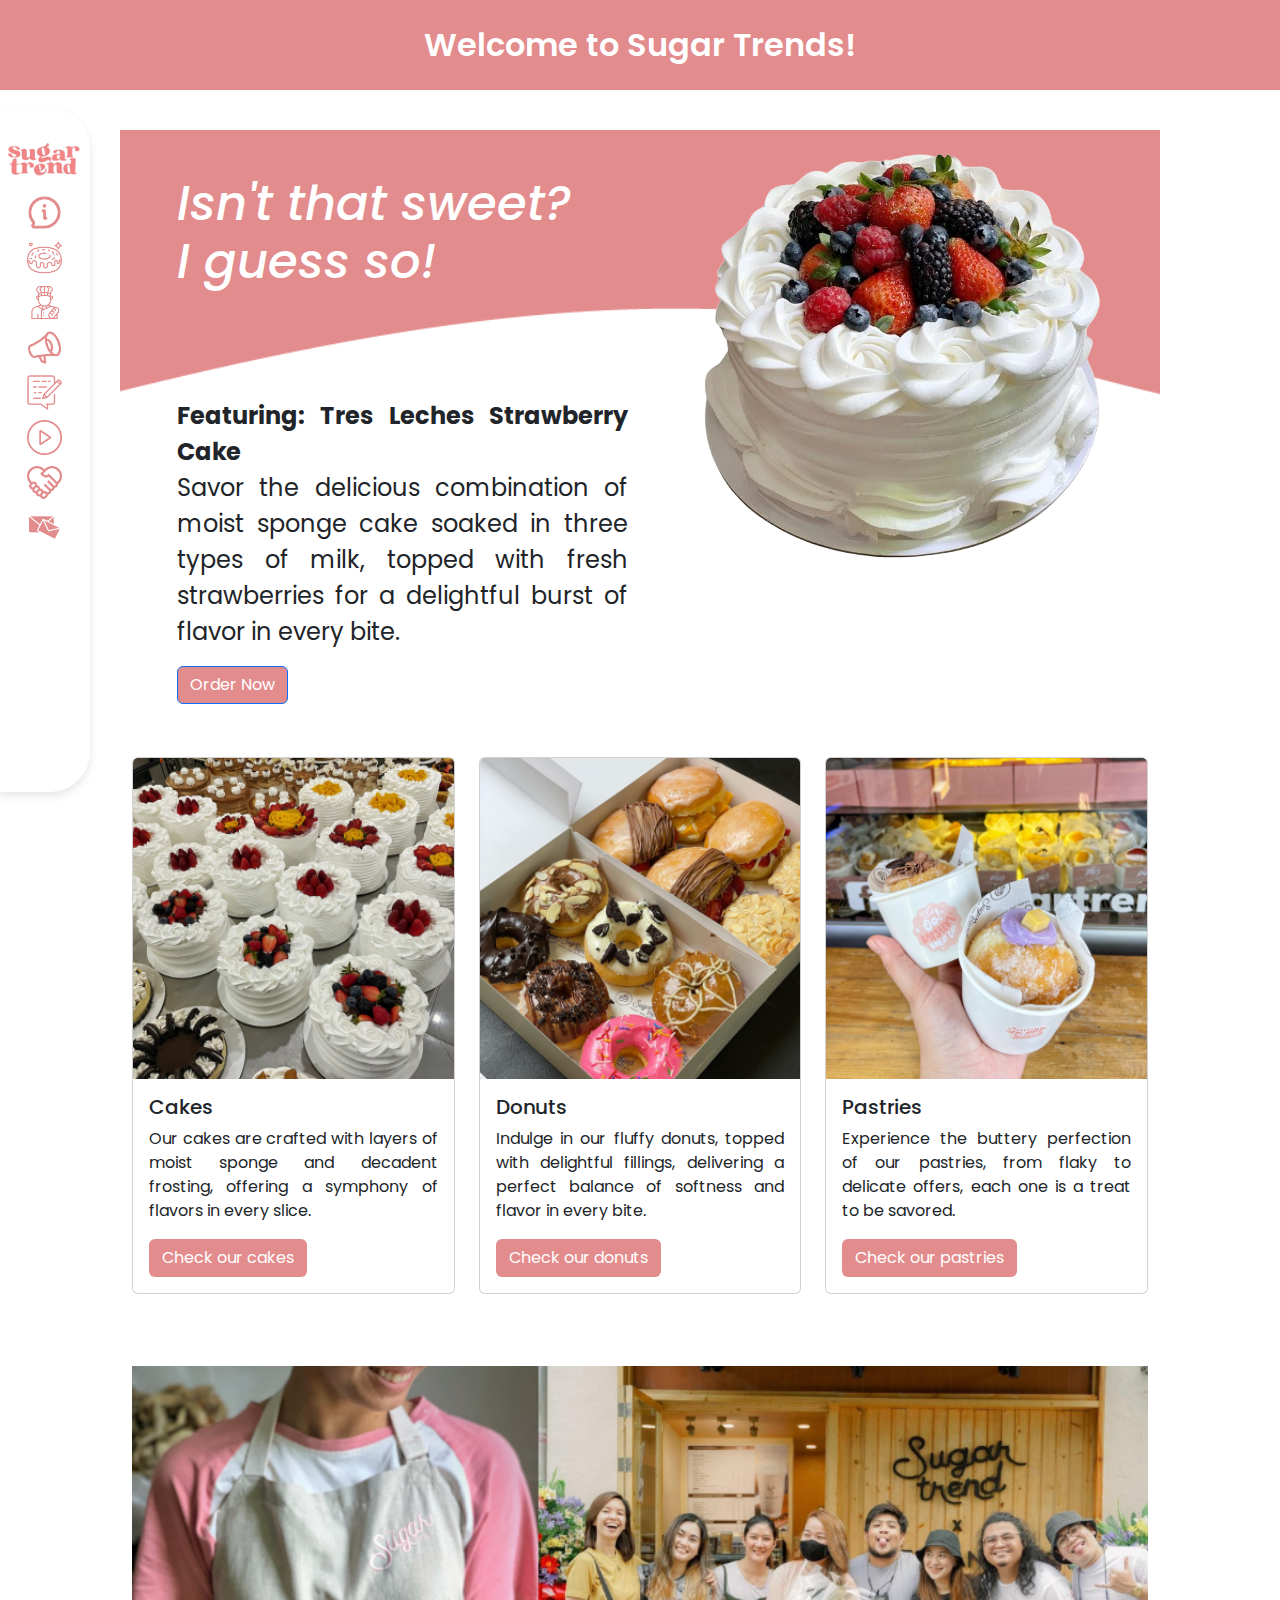
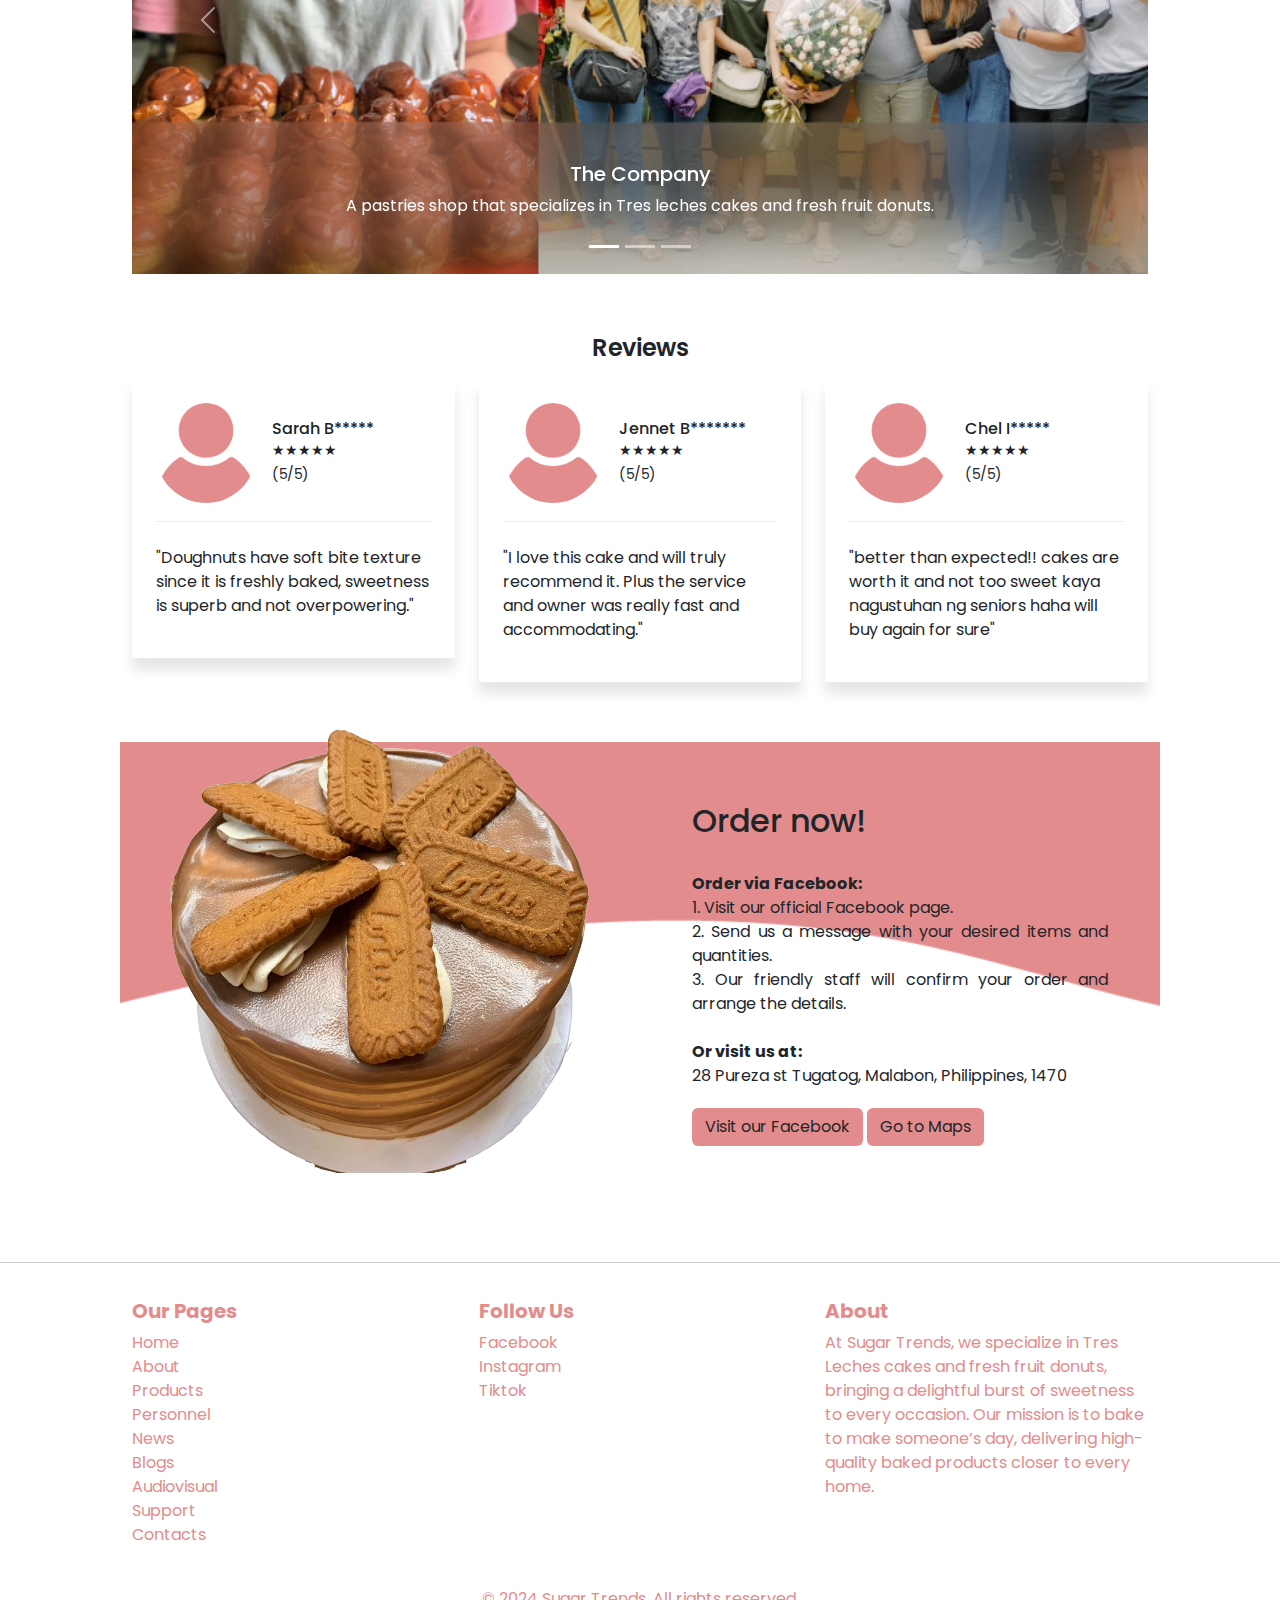
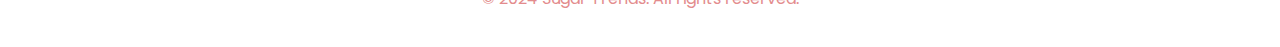
<file: index.html>
<!DOCTYPE html>
<html lang="en">
<head>
    <script type="text/javascript">window.$crisp=[];window.CRISP_WEBSITE_ID="0d52ee44-10f0-411f-b04b-bf5f036120aa";(function(){d=document;s=d.createElement("script");s.src="https://client.crisp.chat/l.js";s.async=1;d.getElementsByTagName("head")[0].appendChild(s);})();</script>
    <meta name="viewport" content="width=device-width, initial-scale=1.0">
    <link rel="stylesheet" href="bootstrap-5.3.3-dist/bootstrap-5.3.3-dist/css/bootstrap.min.css">
    <link rel="stylesheet" href="style.css">
    <title>Home</title>
    <style>
         .list-group-item:hover{
            margin-top: 2px;
            margin-bottom: 2px;
            transition: all ease-in-out 0.3s;
        }
        .custom-tooltip.tooltip > .tooltip-inner{
            background-color: #E38C8D;
            color: white;
            padding: 10px;
            border: solid rgb(243, 190, 190) 2px;
        }
    </style>
</head>
<body>

    <nav class="sidebar show col-md-2">
        <div class="list-group list-group-flush">
            <a href="index.html" class="list-group-item list-group-item-action" data-bs-toggle="tooltip" data-bs-title="HOME" data-bs-placement="right">
                <img src="Assets/Logo.png" alt="" class="logo">
            </a>
            <a href="AboutPage.html" class="list-group-item list-group-item-action" data-bs-toggle="tooltip" data-bs-title="ABOUT US" data-bs-placement="right">
                <img src="Assets/About.png" alt="" class="icon">
            </a>
            <a href="ProductAndServicesPage.html" class="list-group-item list-group-item-action" data-bs-toggle="tooltip" data-bs-title="PRODUCTS" data-bs-placement="right">
                <img src="Assets/Products.png" alt="" class="icon">
            </a>
            <a href="PersonnelPage.html" class="list-group-item list-group-item-action" data-bs-toggle="tooltip" data-bs-title="PERSONNEL" data-bs-placement="right">
                <img src="Assets/Personnel.png" alt="" class="icon">
            </a>
            <a href="EventsPage.html" class="list-group-item list-group-item-action" data-bs-toggle="tooltip" data-bs-title="NEWS & EVENTS" data-bs-placement="right">
                <img src="Assets/News.png" alt="" class="icon">
            </a>
            <a href="BlogPage.html" class="list-group-item list-group-item-action" data-bs-toggle="tooltip" data-bs-title="BLOG" data-bs-placement="right">
                <img src="Assets/Blogs.png" alt="" class="icon">
            </a>
            <a href="CommercialPage.html" class="list-group-item list-group-item-action" data-bs-toggle="tooltip" data-bs-title="COMMERCIALS" data-bs-placement="right">
                <img src="Assets/AV.png" alt="" class="icon">
            </a>
            <a href="SupportPage.html" class="list-group-item list-group-item-action" data-bs-toggle="tooltip" data-bs-title="SUPPORT" data-bs-placement="right">
                <img src="Assets/Support.png" alt="" class="icon">
            </a>
            <a href="ContactPage.html" class="list-group-item list-group-item-action" data-bs-toggle="tooltip" data-bs-title="CONTACT US" data-bs-placement="right">
                <img src="Assets/Contacts.png" alt="" class="icon">
            </a>
        </div>
    </nav>
    <nav class="navbar navbar-expand-lg navbar-light bg-light">
    <div class="container-fluid">
        <a class="navbar-brand" href="index.html">
            <img src="Assets/Logo.png" alt="Logo" class="logo">
        </a>
        <button class="navbar-toggler" type="button" data-bs-toggle="collapse" data-bs-target="#navbarNav" aria-controls="navbarNav" aria-expanded="false" aria-label="Toggle navigation">
            <span class="navbar-toggler-icon"></span>
        </button>
        <div class="collapse navbar-collapse" id="navbarNav">
            <ul class="navbar-nav ms-auto">
                <li class="nav-item">
                    <a class="nav-link" href="AboutPage.html">About</a>
                </li>
                <li class="nav-item">
                    <a class="nav-link" href="ProductAndServicesPage.html">Products</a>
                </li>
                <li class="nav-item">
                    <a class="nav-link" href="PersonnelPage.html">Personnel</a>
                </li>
                <li class="nav-item">
                    <a class="nav-link" href="EventsPage.html">News & Events</a>
                </li>
                <li class="nav-item">
                    <a class="nav-link" href="BlogPage.html">Blogs</a>
                </li>
                <li class="nav-item">
                    <a class="nav-link" href="CommercialPage.html">Commercials</a>
                </li>
                <li class="nav-item">
                    <a class="nav-link" href="SupportPage.html">Support</a>
                </li>
                <li class="nav-item">
                    <a class="nav-link" href="ContactPage.html">Contacts</a>
                </li>
            </ul>
        </div>
    </div>
    </nav>

<div class="header sticky-top">
    <h1>Welcome to Sugar Trends!</h1>
</div>

<div class="maincontent">

    <section class="section1">
        <div class="container">
            <div class="row">
                <div class="col-md-6">
                    <div class="content ">
                        <h2> <i>Isn't that sweet? <br> I guess so!</i></h2>
                        <p class="text-justify" style="font-size: 24px;"><b>Featuring: Tres Leches Strawberry Cake</b> <br>
                            Savor the delicious combination of moist sponge cake soaked in three types of milk, topped with fresh strawberries for a delightful burst of flavor in every bite.
                        </p>
                        <button class="btn btn-primary btn-explore"><a href="https://web.facebook.com/sugartrendcakes" style="color: white;">Order Now</a></button>
                    </div>
                </div>
                <div class="col-md-6">
                    <div class="image">
                        <img src="Assets/Banner Picture.png" class="img_big_1">
                    </div>
                </div>
            </div>
        </div>
    </section>

    <section class="container mt-5 text-justify">
        <div class="row">
            <div class="col-lg-4 mb-4">
                <div class="card">
                    <img src="Assets/Section 2 Pic 1.png" class="card-img-top">
                    <div class="card-body">
                        <h5 class="card-title">Cakes</h5>
                        <p class="card-text">Our cakes are crafted with layers of moist sponge and decadent frosting, offering a symphony of flavors in every slice.</p>
                        <a href="ProductAndServicesPage.html" class="btn btn-order">Check our cakes</a>
                    </div>
                </div>
            </div>
            <div class="col-lg-4 mb-4">
                <div class="card">
                    <img src="Assets/Section 2 Pic 2.png" class="card-img-top">
                    <div class="card-body">
                        <h5 class="card-title">Donuts</h5>
                        <p class="card-text">Indulge in our fluffy donuts, topped with delightful fillings, delivering a perfect balance of softness and flavor in every bite.</p>
                        <a href="ProductAndServicesPage.html" class="btn btn-order">Check our donuts</a>
                    </div>
                </div>
            </div>
            <div class="col-lg-4 mb-4">
                <div class="card">
                    <img src="Assets/Section 2 Pic 3.png" class="card-img-top">
                    <div class="card-body">
                        <h5 class="card-title">Pastries</h5>
                        <p class="card-text">Experience the buttery perfection of our pastries, from flaky to delicate offers, each one is a treat to be savored.</p>
                        <a href="ProductAndServicesPage.html" class="btn btn-order">Check our pastries</a>
                    </div>
                </div>
            </div>
        </div>
    </section>

    <section class="container mt-5 mb-5">
        <div id="carouselExampleCaptions" class="carousel slide">
            <div class="carousel-indicators">
                <button type="button" data-bs-target="#carouselExampleCaptions" data-bs-slide-to="0" class="active" aria-current="true" aria-label="Slide 1"></button>
                <button type="button" data-bs-target="#carouselExampleCaptions" data-bs-slide-to="1" aria-label="Slide 2"></button>
                <button type="button" data-bs-target="#carouselExampleCaptions" data-bs-slide-to="2" aria-label="Slide 3"></button>
            </div>
            <div class="carousel-inner">
                <div class="carousel-item active">
                    <img src="Assets/Carousel 1.png" class="d-block w-100">
                    <div class="carousel-caption d-none d-md-block">
                        <h5>The Company</h5>
                        <p>A pastries shop that specializes in Tres leches cakes and fresh fruit donuts.</p>
                    </div>
                </div>
                <div class="carousel-item">
                    <img src="Assets/Carousel 2.png" class="d-block w-100">
                    <div class="carousel-caption d-none d-md-block">
                        <h5>Mission</h5>
                        <p>We bake to make someone’s day.</p>
                    </div>
                </div>
                <div class="carousel-item">
                    <img src="Assets/Carousel 3.png" class="d-block w-100">
                    <div class="carousel-caption d-none d-md-block">
                        <h5>Vision</h5>
                        <p>To bring high quality baked products closer to every home.</p>
                    </div>
                </div>
            </div>
            <button class="carousel-control-prev" type="button" data-bs-target="#carouselExampleCaptions" data-bs-slide="prev">
                <span class="carousel-control-prev-icon" aria-hidden="true"></span>
                <span class="visually-hidden">Previous</span>
            </button>
            <button class="carousel-control-next" type="button" data-bs-target="#carouselExampleCaptions" data-bs-slide="next">
                <span class="carousel-control-next-icon" aria-hidden="true"></span>
                <span class="visually-hidden">Next</span>
            </button>
        </div>
    </section>

    <section>
      <section id="reviews" class=" section4">
        <div class="container">
            <div class="row">
                <div class="col-12 section-intro text-center">
                    <h1>Reviews</h1>
                    <div class="divider"></div>
                    </p>
                </div>
            </div>
            <div class="row g-4 text-start">
                <div class="col-md-4" data-aos="fade-up">
                    <div class="review p-4">
                        <div class="person">
                            <img src="Assets/Reviewers.png" style="width: 100px; height: 100px;">
                            <div class="text ms-3">
                                <h6 class="mb-0">Sarah B*****</h6>
                                <small>★★★★★ <br> (5/5)</small>
                            </div>
                        </div>
                        <p class="pt-4">"Doughnuts have soft bite texture since it is freshly baked, sweetness is superb and not overpowering."</p>
                    </div>
                  </div>
                  <div class="col-md-4" data-aos="fade-up">
                    <div class="review p-4">
                        <div class="person">
                            <img src="Assets/Reviewers.png" style="width: 100px; height: 100px;">
                            <div class="text ms-3">
                                <h6 class="mb-0">Jennet B*******</h6>
                                <small>★★★★★ <br> (5/5)</small>
                            </div>
                        </div>
                        <p class="pt-4">"I love this cake and will truly recommend it. Plus the service  and owner was really fast and accommodating."</p>
                    </div>
                  </div>
                  <div class="col-md-4" data-aos="fade-up">
                    <div class="review p-4">
                        <div class="person">
                            <img src="Assets/Reviewers.png" style="width: 100px; height: 100px;">
                            <div class="text ms-3">
                                <h6 class="mb-0">Chel I*****</h6>
                                <small>★★★★★ <br> (5/5)</small>
                            </div>
                        </div>
                        <p class="pt-4">"better than expected!! cakes are worth it and not too sweet kaya nagustuhan ng seniors haha will buy again for sure"</p>
                    </div>
                  </div>
            </div>
        </div>
    </section>
    </section>

    <section class="section5">
      <div class="container">
          <div class="row">
            <div class="col-md-6">
              <div class="image2">
                  <img src="Assets/Banner 2 Picture.png" class="img_big_1">
              </div>
          </div>
              <div class="col-md-6">
                  <div class="content2 text-justify">
                      <h2 class="text-dark">Order now!</h2>
                      <p><br><b>Order via Facebook:</b> <br>
                        1. Visit our official Facebook page. <br>
                        2. Send us a message with your desired items and quantities. <br>
                        3. Our friendly staff will confirm your order and arrange the details. <br><br>
                        <b>Or visit us at:</b><br>
                     28 Pureza st Tugatog, Malabon, Philippines, 1470 <br>
                     <a href="https://web.facebook.com/sugartrendcakes" class="btn btn-order2">Visit our Facebook</a>
                      <a href="https://maps.app.goo.gl/iiiJcpmw5uN1c1te9" class="btn btn-order2">Go to Maps</a>
                      </p>
                  </div>
              </div>
          </div>
      </div>
  </section>
</div>

<hr>

<footer class="footer" style="background-color: #fff;color: #E38C8D;">
    <div class="container">
        <div class="row">
            <div class="col-md-4">
                <h5><strong>Our Pages</strong></h5>
                <ul class="list-unstyled">
                    <li><a href="HomePage.html" style="text-decoration: none;color: #E38C8D;">Home</a></li>
                    <li><a href="AboutPage.html" style="text-decoration: none;color: #E38C8D;">About</a></li>
                    <li><a href="ProductAndServicesPage.html" style="text-decoration: none;color: #E38C8D;">Products</a></li>
                    <li><a href="PersonnelPage.html" style="text-decoration: none;color: #E38C8D;">Personnel</a></li>
                    <li><a href="EventsPage.html" style="text-decoration: none;color: #E38C8D;">News</a></li>
                    <li><a href="BlogPage.html" style="text-decoration: none;color: #E38C8D;">Blogs</a></li>
                    <li><a href="CommercialPage.html" style="text-decoration: none;color: #E38C8D;">Audiovisual</a></li>
                    <li><a href="SupportPage.html" style="text-decoration: none;color: #E38C8D;">Support</a></li>
                    <li><a href="ContactPage.html" style="text-decoration: none;color: #E38C8D;">Contacts</a></li>
                </ul>
              </div>
            <div class="col-md-4">
                <h5><strong>Follow Us</strong></h5>
                <ul class="list-unstyled">
                  <li><a href="https://www.facebook.com/sugartrendcakes/" style="text-decoration: none;color: #E38C8D;">Facebook</a></li>
                  <li><a href="https://www.instagram.com/sugartrendcakes/" style="text-decoration: none;color: #E38C8D;">Instagram</a></li>
                  <li><a href="https://www.tiktok.com/@sugar.trend" style="text-decoration: none;color: #E38C8D;">Tiktok</a></li>
              </ul>
            </div>
            <div class="col-md-4">
                <h5><strong>About</strong></h5>
                <p>At Sugar Trends, we specialize in Tres Leches cakes and fresh fruit donuts, bringing a delightful burst of sweetness to every occasion. Our mission is to bake to make someone’s day, delivering high-quality baked products closer to every home.</p>
            </div>
        </div>
        <div class="row mt-4">
            <div class="col-12 text-center">
                <p>&copy; 2024 Sugar Trends. All rights reserved.</p>
            </div>
        </div>
    </div>
  </footer>

<script src="bootstrap-5.3.3-dist/bootstrap-5.3.3-dist/js/bootstrap.bundle.min.js"></script>
<script>
    const tooltipTriggerList = document.querySelectorAll('[data-bs-toggle="tooltip"]');
    const tooltipList = [...tooltipTriggerList].map(tooltipTriggerEl => new bootstrap.Tooltip(tooltipTriggerEl,{
    'customClass': 'custom-tooltip'
  }));
</script>
</body>
</html>
</file>
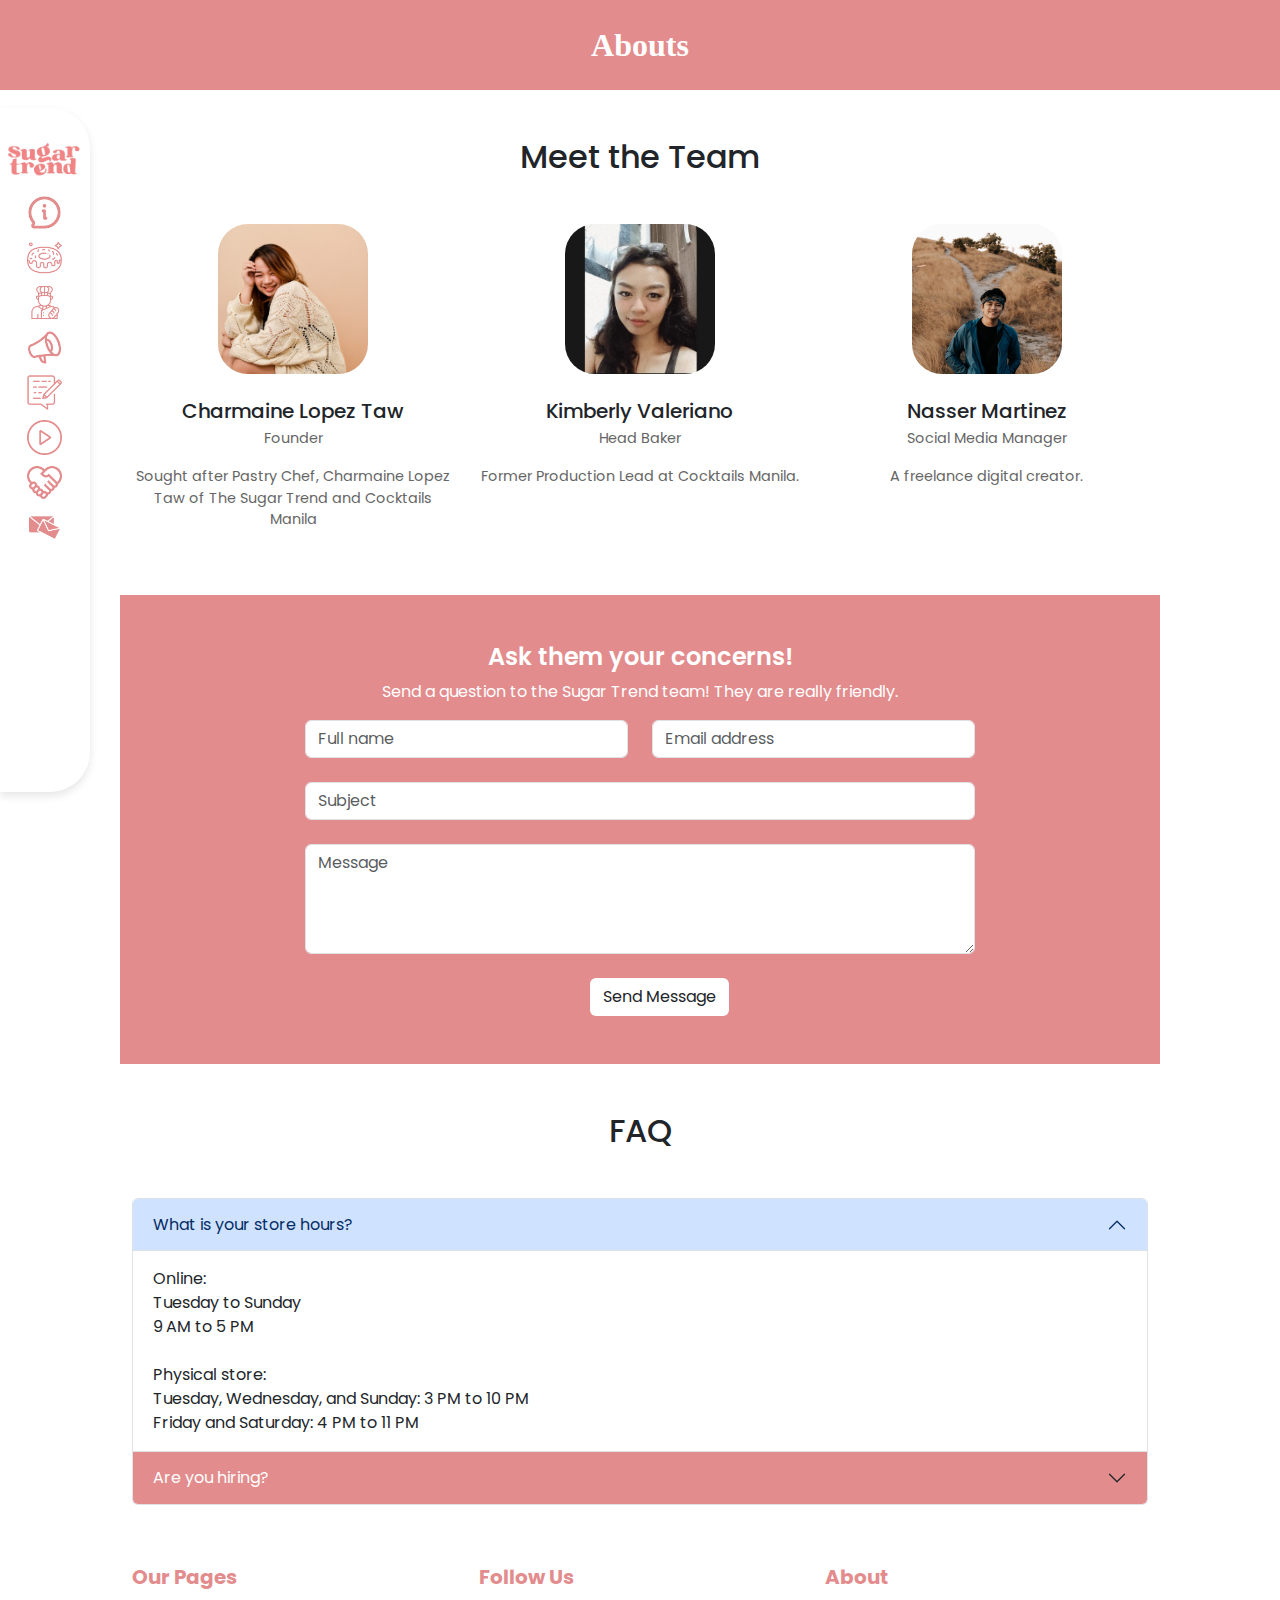
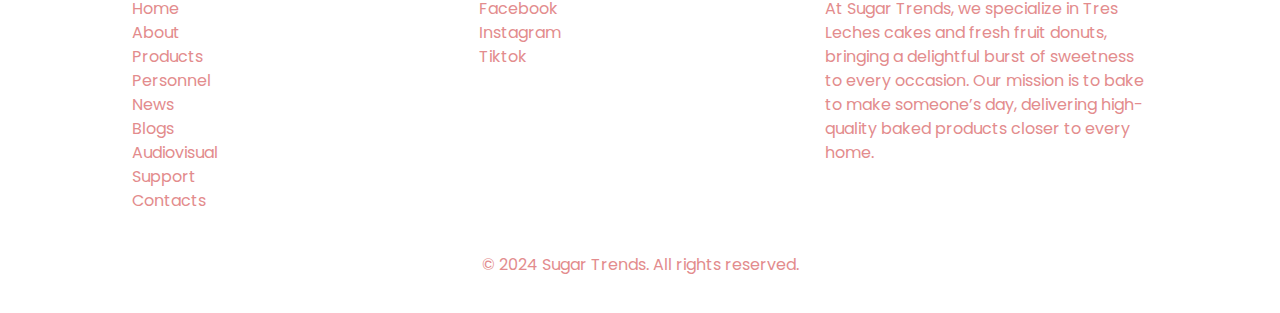
<file: AboutPage.html>
<!DOCTYPE html>
<html lang="en">
<head>
    <meta name="viewport" content="width=device-width, initial-scale=1.0">
    <link rel="stylesheet" href="bootstrap-5.3.3-dist/bootstrap-5.3.3-dist/css/bootstrap.min.css">
    <link rel="stylesheet" href="style.css">
    <script type="text/javascript">window.$crisp=[];window.CRISP_WEBSITE_ID="0d52ee44-10f0-411f-b04b-bf5f036120aa";(function(){d=document;s=d.createElement("script");s.src="https://client.crisp.chat/l.js";s.async=1;d.getElementsByTagName("head")[0].appendChild(s);})();</script>
    <title>About</title>
    <style>
         .list-group-item:hover{
            margin-top: 2px;
            margin-bottom: 2px;
            transition: all ease-in-out 0.3s;
        }
        .custom-tooltip.tooltip > .tooltip-inner{
            background-color: #E38C8D;
            color: white;
            padding: 10px;
            border: solid rgb(243, 190, 190) 2px;
        }
    </style>
</head>
<body>

    <nav class="sidebar show col-md-2">
        <div class="list-group list-group-flush">
            <a href="index.html" class="list-group-item list-group-item-action" data-bs-toggle="tooltip" data-bs-title="HOME" data-bs-placement="right">
                <img src="Assets/Logo.png" alt="" class="logo">
            </a>
            <a href="AboutPage.html" class="list-group-item list-group-item-action" data-bs-toggle="tooltip" data-bs-title="ABOUT US" data-bs-placement="right">
                <img src="Assets/About.png" alt="" class="icon">
            </a>
            <a href="ProductAndServicesPage.html" class="list-group-item list-group-item-action" data-bs-toggle="tooltip" data-bs-title="PRODUCTS" data-bs-placement="right">
                <img src="Assets/Products.png" alt="" class="icon">
            </a>
            <a href="PersonnelPage.html" class="list-group-item list-group-item-action" data-bs-toggle="tooltip" data-bs-title="PERSONNEL" data-bs-placement="right">
                <img src="Assets/Personnel.png" alt="" class="icon">
            </a>
            <a href="EventsPage.html" class="list-group-item list-group-item-action" data-bs-toggle="tooltip" data-bs-title="NEWS & EVENTS" data-bs-placement="right">
                <img src="Assets/News.png" alt="" class="icon">
            </a>
            <a href="BlogPage.html" class="list-group-item list-group-item-action" data-bs-toggle="tooltip" data-bs-title="BLOG" data-bs-placement="right">
                <img src="Assets/Blogs.png" alt="" class="icon">
            </a>
            <a href="CommercialPage.html" class="list-group-item list-group-item-action" data-bs-toggle="tooltip" data-bs-title="COMMERCIALS" data-bs-placement="right">
                <img src="Assets/AV.png" alt="" class="icon">
            </a>
            <a href="SupportPage.html" class="list-group-item list-group-item-action" data-bs-toggle="tooltip" data-bs-title="SUPPORT" data-bs-placement="right">
                <img src="Assets/Support.png" alt="" class="icon">
            </a>
            <a href="ContactPage.html" class="list-group-item list-group-item-action" data-bs-toggle="tooltip" data-bs-title="CONTACT US" data-bs-placement="right">
                <img src="Assets/Contacts.png" alt="" class="icon">
            </a>
        </div>
    </nav>
    <nav class="navbar navbar-expand-lg navbar-light bg-light">
    <div class="container-fluid">
        <a class="navbar-brand" href="index.html">
            <img src="Assets/Logo.png" alt="Logo" class="logo">
        </a>
        <button class="navbar-toggler" type="button" data-bs-toggle="collapse" data-bs-target="#navbarNav" aria-controls="navbarNav" aria-expanded="false" aria-label="Toggle navigation">
            <span class="navbar-toggler-icon"></span>
        </button>
        <div class="collapse navbar-collapse" id="navbarNav">
            <ul class="navbar-nav ms-auto">
                <li class="nav-item">
                    <a class="nav-link" href="AboutPage.html">About</a>
                </li>
                <li class="nav-item">
                    <a class="nav-link" href="ProductAndServicesPage.html">Products</a>
                </li>
                <li class="nav-item">
                    <a class="nav-link" href="PersonnelPage.html">Personnel</a>
                </li>
                <li class="nav-item">
                    <a class="nav-link" href="EventsPage.html">News & Events</a>
                </li>
                <li class="nav-item">
                    <a class="nav-link" href="BlogPage.html">Blogs</a>
                </li>
                <li class="nav-item">
                    <a class="nav-link" href="CommercialPage.html">Commercials</a>
                </li>
                <li class="nav-item">
                    <a class="nav-link" href="SupportPage.html">Support</a>
                </li>
                <li class="nav-item">
                    <a class="nav-link" href="ContactPage.html">Contacts</a>
                </li>
            </ul>
        </div>
    </div>
    </nav>

<div class="header sticky-top">
    <h1 class="text-center my-4" style="font-family: Tahoma;"><strong>Abouts</strong></h1>
</div>

<div class="maincontent">
    <section class="container mt-5 mb-5">
        <h2 class="text-center mb-5">Meet the Team</h2>
        <div class="row text-center">
            <div class="col-lg-4 col-md-6 team-member">
                <img src="Assets/Charm.jpg" class="img-fluid" style="width: 150px; height: 150px;">
                <h5>Charmaine Lopez Taw</h5>
                <p>Founder</p>
                <p>Sought after Pastry Chef, Charmaine Lopez Taw of The Sugar Trend and Cocktails Manila</p>
            </div>
            <div class="col-lg-4 col-md-6 team-member">
                <img src="Assets/Kim.jpg" class="img-fluid" style="width: 150px; height: 150px;">
                <h5>Kimberly Valeriano</h5>
                <p>Head Baker</p>
                <p>Former Production Lead at Cocktails Manila.</p>
            </div>
            <div class="col-lg-4 col-md-6 team-member">
                <img src="Assets/Nasser.jpg" class="img-fluid" style="width: 150px; height: 150px;">
                <h5>Nasser Martinez</h5>
                <p>Social Media Manager</p>
                <p>A freelance digital creator.</p>
            </div>
        </div>
    </section>

    <section id="contact" class="bg-cover text-white pt-5 pb-5" style="background-color: #E38C8D;">
        <div class="overlay"></div>
        <div class="container">
            <div class="row">
                <div class="col-12 section-intro text-center" data-aos="fade-up">
                    <h1>Ask them your concerns!</h1>
                    <div class="divider"></div>
                    <p>Send a question to the Sugar Trend team! They are really friendly.
                    </p>
                </div>
            </div>
            <div class="row">
                <div class="col-md-8 mx-auto" data-aos="fade-up">
                    <form action="#" class="row g-4">
                        <div class="form-group col-md-6">
                            <input type="text" class="form-control text-black" placeholder="Full name">
                        </div>
                        <div class="form-group col-md-6">
                            <input type="email" class="form-control text-black" placeholder="Email address">
                        </div>
                        <div class="form-group col-md-12">
                            <input type="text" class="form-control text-black" placeholder="Subject">
                        </div>
                        <div class="form-group col-md-12">
                            <textarea name="" id="" cols="30" rows="4" class="form-control text-black" placeholder="Message"></textarea>
                        </div>
                        <div class="text-center">
                            <button class="btn btn-explore" type="submit" style="background-color: white;">Send Message</button>
                        </div>
                    </form>
                </div>
            </div>
        </div>
    </section>

    <section class="container mt-5">
        <h2 class="text-center mb-5">FAQ</h2>
        <div class="accordion" id="accordionExample">
            <div class="accordion-item">
                <h2 class="accordion-header" id="headingOne">
                    <button class="accordion-button" type="button" data-bs-toggle="collapse" data-bs-target="#collapseOne" aria-expanded="true" aria-controls="collapseOne">
                        What is your store hours?
                    </button>
                </h2>
                <div id="collapseOne" class="accordion-collapse collapse show" aria-labelledby="headingOne" data-bs-parent="#accordionExample">
                    <div class="accordion-body">
                        Online: <br>
                        Tuesday to Sunday <br>
                        9 AM to 5 PM <br><br>
                        Physical store: <br>
                        Tuesday, Wednesday, and Sunday: 3 PM to 10 PM <br>
                        Friday and Saturday: 4 PM to 11 PM
                    </div>
                </div>
            </div>
            <div class="accordion-item">
                <h2 class="accordion-header" id="headingTwo">
                    <button class="accordion-button collapsed" type="button" data-bs-toggle="collapse" data-bs-target="#collapseTwo" aria-expanded="false" aria-controls="collapseTwo">
                        Are you hiring?
                    </button>
                </h2>
                <div id="collapseTwo" class="accordion-collapse collapse" aria-labelledby="headingTwo" data-bs-parent="#accordionExample">
                    <div class="accordion-body">
                        We are hiring for an assitant baker. Please rely with the link below: <br>
                        <a href="https://www.facebook.com/sugartrendcakes/posts/pfbid02aZp33aD27DGrM5rSKAQ8oKegCDPKiLg7tNjSWe63YPeNMsM3tx11Rv586DaZoovQl">We're hiring!</a>
                    </div>
                </div>
            </div>
        </div>
    </section>

</div>


<footer class="footer" style="background-color: #fff;color: #E38C8D;">
    <div class="container">
        <div class="row">
            <div class="col-md-4">
                <h5><strong>Our Pages</strong></h5>
                <ul class="list-unstyled">
                    <li><a href="HomePage.html" style="text-decoration: none;color: #E38C8D;">Home</a></li>
                    <li><a href="AboutPage.html" style="text-decoration: none;color: #E38C8D;">About</a></li>
                    <li><a href="ProductAndServicesPage.html" style="text-decoration: none;color: #E38C8D;">Products</a></li>
                    <li><a href="PersonnelPage.html" style="text-decoration: none;color: #E38C8D;">Personnel</a></li>
                    <li><a href="EventsPage.html" style="text-decoration: none;color: #E38C8D;">News</a></li>
                    <li><a href="BlogPage.html" style="text-decoration: none;color: #E38C8D;">Blogs</a></li>
                    <li><a href="CommercialPage.html" style="text-decoration: none;color: #E38C8D;">Audiovisual</a></li>
                    <li><a href="SupportPage.html" style="text-decoration: none;color: #E38C8D;">Support</a></li>
                    <li><a href="ContactPage.html" style="text-decoration: none;color: #E38C8D;">Contacts</a></li>
                </ul>
              </div>
            <div class="col-md-4">
                <h5><strong>Follow Us</strong></h5>
                <ul class="list-unstyled">
                  <li><a href="https://www.facebook.com/sugartrendcakes/" style="text-decoration: none;color: #E38C8D;">Facebook</a></li>
                  <li><a href="https://www.instagram.com/sugartrendcakes/" style="text-decoration: none;color: #E38C8D;">Instagram</a></li>
                  <li><a href="https://www.tiktok.com/@sugar.trend" style="text-decoration: none;color: #E38C8D;">Tiktok</a></li>
              </ul>
            </div>
            <div class="col-md-4">
                <h5><strong>About</strong></h5>
                <p>At Sugar Trends, we specialize in Tres Leches cakes and fresh fruit donuts, bringing a delightful burst of sweetness to every occasion. Our mission is to bake to make someone’s day, delivering high-quality baked products closer to every home.</p>
            </div>
        </div>
        <div class="row mt-4">
            <div class="col-12 text-center">
                <p>&copy; 2024 Sugar Trends. All rights reserved.</p>
            </div>
        </div>
    </div>
  </footer>
<script src="bootstrap-5.3.3-dist/bootstrap-5.3.3-dist/js/bootstrap.bundle.min.js"></script>
<script>
        const tooltipTriggerList = document.querySelectorAll('[data-bs-toggle="tooltip"]');
        const tooltipList = [...tooltipTriggerList].map(tooltipTriggerEl => new bootstrap.Tooltip(tooltipTriggerEl,{
        'customClass': 'custom-tooltip'
      }));
    </script>
</body>
</html>
</file>
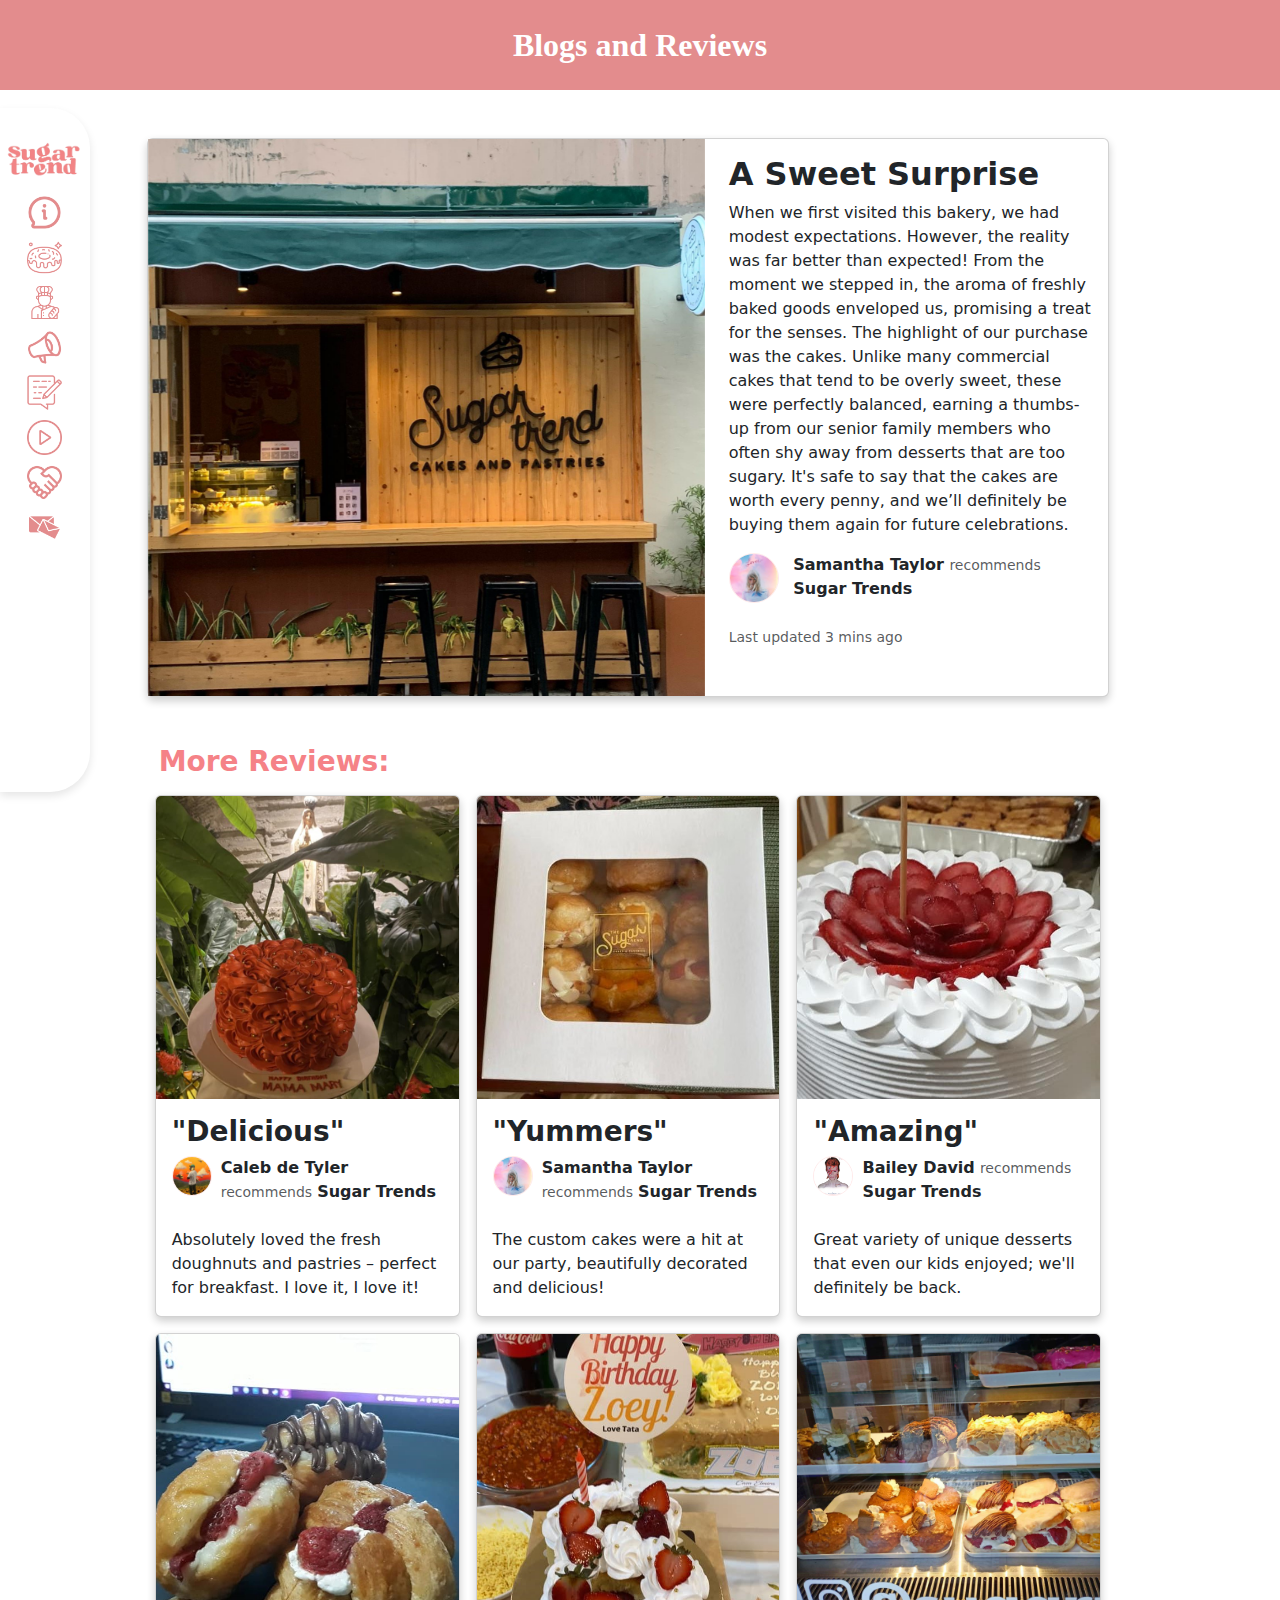
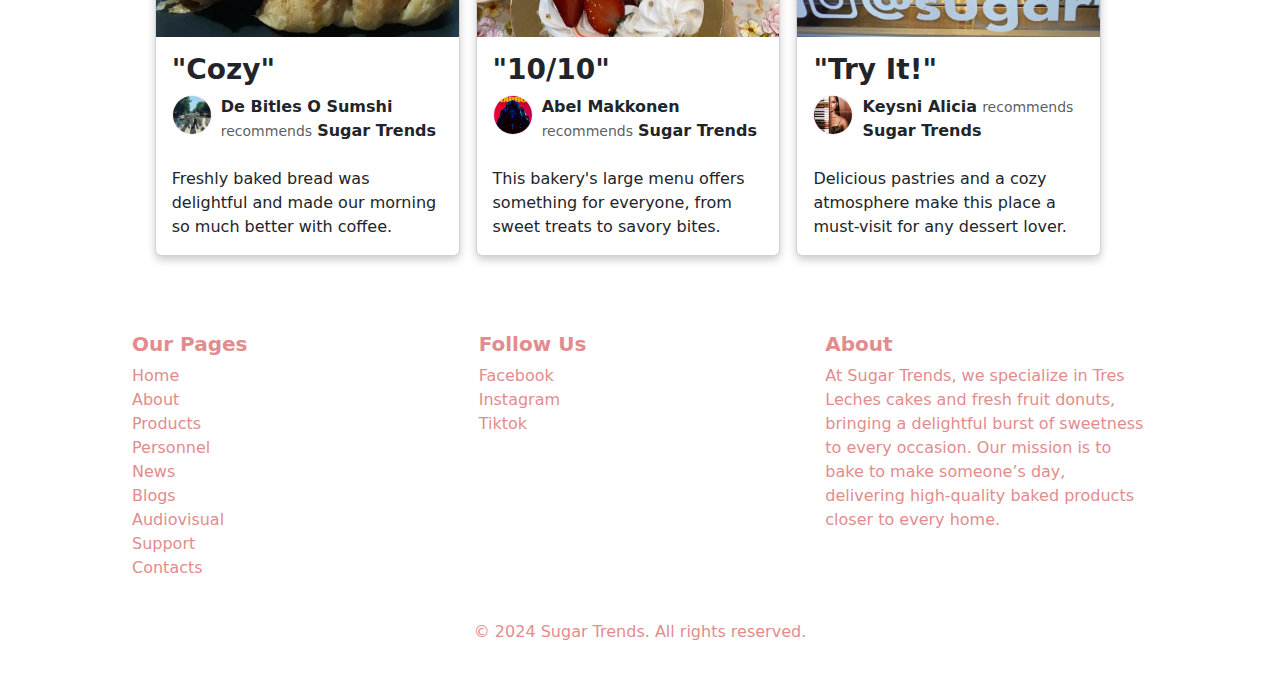
<file: BlogPage.html>
<!DOCTYPE html>
<html lang="en">
<head>
    <meta charset="UTF-8">
    <meta name="viewport" content="width=device-width, initial-scale=1.0">
    <link href="https://cdn.jsdelivr.net/npm/bootstrap@5.3.3/dist/css/bootstrap.min.css" rel="stylesheet" integrity="sha384-QWTKZyjpPEjISv5WaRU9OFeRpok6YctnYmDr5pNlyT2bRjXh0JMhjY6hW+ALEwIH" crossorigin="anonymous">
    <script type="text/javascript">window.$crisp=[];window.CRISP_WEBSITE_ID="0d52ee44-10f0-411f-b04b-bf5f036120aa";(function(){d=document;s=d.createElement("script");s.src="https://client.crisp.chat/l.js";s.async=1;d.getElementsByTagName("head")[0].appendChild(s);})();</script>
    <title>Blogs</title>
    <style>
        @keyframes moveUpDown {
            0%, 100% {
                transform: translateY(-50%);
            }
            50% {
                transform: translateY(-48%);
            }
        }
        .sidebar {
            height: 76vh; 
            width: 90px; 
            position: fixed; /*Alternative for "sticky"*/
            top: 50%; 
            background-color: rgba(255, 255, 255, 0.2); 
            border-right: 2px solid rgba(255, 255, 255, 0.2); 
            box-shadow: 0 4px 8px rgba(0,0,0,0.1); 
            padding: 20px; 
            z-index: 1000; 
            transform: translateY(-50%);
            animation: moveUpDown 3s infinite; 
            backdrop-filter: blur(10px); 
            border-bottom-right-radius: 40px; 
            border-top-right-radius: 40px; 
        }

        .sidebar-toggler {
            position: fixed; 
            top: 10px; 
            left: 10px; 
            background-color: #ff69b4; 
            color: white; 
            border: none;
            padding: 10px; 
            cursor: pointer; 
            border-radius: 50%; 
            z-index: 1001;
            box-shadow: 0 4px 8px rgba(0,0,0,0.1); 
        }

        .sidebar h2 {
            font-family: 'Cursive', sans-serif;
            color: #ff69b4; 
            margin-bottom: 20px; 

        }

        .sidebar .list-group-item {
            font-family: 'Cursive', sans-serif;
            font-size: 1em; 
            background-color: transparent;
            border: none;
            color: #d2691e; 
            padding: 5px;
            display: flex; 
            align-items: center; 
            justify-content: center; 
            transition: background-color 0.3s; 
        }

        .navbar {
            display: none;
            position: fixed;
            top: 0;
            left: 0;
            width: 100%;
            background-color: rgba(255, 255, 255, 0.2);
            border-bottom: 2px solid rgba(255, 255, 255, 0.2);
            box-shadow: 0 4px 8px rgba(0,0,0,0.1);
            z-index: 1000;
            padding: 10px 20px;
            backdrop-filter: blur(10px); 
        }

        .navbar .navbar-brand, .navbar-nav .nav-link {
            color: #E38C8D;
            font-family: 'Cursive', sans-serif;
            font-size: 1em;
        }
        .navbar .navbar-nav .nav-link {
            margin-right: 15px;
        }

        .logo {
            width: 100px;
            margin-top: 8px;
            margin-bottom: 8px;
        }

        .icon {
            width: 35px;
        }
        .maincontent{
            background-color: #fff;
        }
        footer{
    padding: 20px 120px;
}
        h1{
            color: #f58287;
        }
        .profile_pic{
            height: 50px;
            width: 50px;
            object-fit: contain;
            background-color: #fff;
            border-radius: 50%;
            border: 1px solid rgb(255, 235, 235);
        }
        .profile_pic_2{
            height: 40px;
            width: 40px;
            object-fit: contain;
            background-color: #fff;
            border-radius: 50%;
            border: 1px solid rgb(255, 235, 235);
        }
        .btn{
            background-color: #ff69b4;
            --bs-btn-border-color: #fff;
            --bs-btn-hover-border-color: #fff;
            --bs-btn-hover-color: #fff;
            --bs-btn-hover-bg: #ec00ec ;
        }
        .list-group-item:hover{
            margin-top: 2px;
            margin-bottom: 2px;
            transition: all ease-in-out 0.3s;
        }
        .custom-tooltip.tooltip > .tooltip-inner{
            background-color: #E38C8D;
            color: white;
            padding: 10px;
            border: solid rgb(243, 190, 190) 2px;
        }
        .card-header{
            background-color: #ffd6d8;
        }
        .card{
            box-shadow: 0 4px 8px 0 rgba(0, 0, 0, 0.2);
        }
        .img-fluid{
            height: 500px;
            
        }
        .header {
            height: 10vh;
            background-color: #E38C8D; 
            color: rgb(255, 255, 255); 
            text-align: center;
            display: flex;
            align-items: center;
            justify-content: center;
            z-index: 100;
        }
        
        .header h1 {
            margin: 0;
            font-size: 2rem;
        }

        footer{
            padding: 20px 120px;
        }
        
        @media (max-width: 686px) {
            .sidebar {
                display: none;
            }
            .navbar {
                display: block;
            }
            .banner{
                padding-top: 9vh;
            }
            .img-fluid{
            height: 500px;
            }
            .header {
            display: none;
            }
            footer{
                padding: 20px 40px;
                margin-top: 60px;
            }
        }
    </style>
</head>
<body style="margin:0">
    <nav class="sidebar show col-md-2">
        <div class="list-group list-group-flush">
            <a href="index.html" class="list-group-item list-group-item-action" data-bs-toggle="tooltip" data-bs-title="HOME" data-bs-placement="right">
                <img src="Assets/Logo.png" alt="" class="logo">
            </a>
            <a href="AboutPage.html" class="list-group-item list-group-item-action" data-bs-toggle="tooltip" data-bs-title="ABOUT US" data-bs-placement="right">
                <img src="Assets/About.png" alt="" class="icon">
            </a>
            <a href="ProductAndServicesPage.html" class="list-group-item list-group-item-action" data-bs-toggle="tooltip" data-bs-title="PRODUCTS" data-bs-placement="right">
                <img src="Assets/Products.png" alt="" class="icon">
            </a>
            <a href="PersonnelPage.html" class="list-group-item list-group-item-action" data-bs-toggle="tooltip" data-bs-title="PERSONNEL" data-bs-placement="right">
                <img src="Assets/Personnel.png" alt="" class="icon">
            </a>
            <a href="EventsPage.html" class="list-group-item list-group-item-action" data-bs-toggle="tooltip" data-bs-title="NEWS & EVENTS" data-bs-placement="right">
                <img src="Assets/News.png" alt="" class="icon">
            </a>
            <a href="BlogPage.html" class="list-group-item list-group-item-action" data-bs-toggle="tooltip" data-bs-title="BLOG" data-bs-placement="right">
                <img src="Assets/Blogs.png" alt="" class="icon">
            </a>
            <a href="CommercialPage.html" class="list-group-item list-group-item-action" data-bs-toggle="tooltip" data-bs-title="COMMERCIALS" data-bs-placement="right">
                <img src="Assets/AV.png" alt="" class="icon">
            </a>
            <a href="SupportPage.html" class="list-group-item list-group-item-action" data-bs-toggle="tooltip" data-bs-title="SUPPORT" data-bs-placement="right">
                <img src="Assets/Support.png" alt="" class="icon">
            </a>
            <a href="ContactPage.html" class="list-group-item list-group-item-action" data-bs-toggle="tooltip" data-bs-title="CONTACT US" data-bs-placement="right">
                <img src="Assets/Contacts.png" alt="" class="icon">
            </a>
        </div>
    </nav>
    <nav class="navbar navbar-expand-lg navbar-light bg-light">
    <div class="container-fluid">
        <a class="navbar-brand" href="index.html">
            <img src="Assets/Logo.png" alt="Logo" class="logo">
        </a>
        <button class="navbar-toggler" type="button" data-bs-toggle="collapse" data-bs-target="#navbarNav" aria-controls="navbarNav" aria-expanded="false" aria-label="Toggle navigation">
            <span class="navbar-toggler-icon"></span>
        </button>
        <div class="collapse navbar-collapse" id="navbarNav">
            <ul class="navbar-nav ms-auto">
                <li class="nav-item">
                    <a class="nav-link" href="AboutPage.html">About</a>
                </li>
                <li class="nav-item">
                    <a class="nav-link" href="ProductAndServicesPage.html">Products</a>
                </li>
                <li class="nav-item">
                    <a class="nav-link" href="PersonnelPage.html">Personnel</a>
                </li>
                <li class="nav-item">
                    <a class="nav-link" href="EventsPage.html">News & Events</a>
                </li>
                <li class="nav-item">
                    <a class="nav-link" href="BlogPage.html">Blogs</a>
                </li>
                <li class="nav-item">
                    <a class="nav-link" href="CommercialPage.html">Commercials</a>
                </li>
                <li class="nav-item">
                    <a class="nav-link" href="SupportPage.html">Support</a>
                </li>
                <li class="nav-item">
                    <a class="nav-link" href="ContactPage.html">Contacts</a>
                </li>
            </ul>
        </div>
    </div>
    </nav>
    
    <div class="header sticky-top">
        <h1 class="text-center my-4" style="font-family: Tahoma;color: white;"><strong>Blogs and Reviews</strong></h1>
    </div>
    <div class="row maincontent container-fluid p-5">
        <div class="col-md-10 offset-md-1">
            <!--Big Blog-->
            <div class="card mb-3">
                <div class="row g-2">
                  <div class="col-md-7">
                    <div id="carouselExampleSlidesOnly" class="carousel slide" data-bs-ride="carousel">
                        <div class="carousel-inner">
                          <div class="carousel-item active">
                            <img src="Images/blog_img_1.jpg" class="d-block w-100" alt="...">
                          </div>
                          <div class="carousel-item">
                            <img src="Images/blog_img_2.jpg" class="d-block w-100" alt="...">
                          </div>
                          <div class="carousel-item">
                            <img src="Images/blog_img_3.jpg" class="d-block w-100" alt="...">
                          </div>
                        </div>
                      </div>
                  </div>
                  <div class="col-md-5">
                    <div class="card-body">
                      <h2 class="card-title"><strong>A Sweet Surprise</strong></h5>
                      <p class="card-text">When we first visited this bakery, we had modest expectations. However, the reality was far better than expected! From the moment we stepped in, the aroma of freshly baked goods enveloped us, promising a treat for the senses. The highlight of our purchase was the cakes. Unlike many commercial cakes that tend to be overly sweet, these were perfectly balanced, earning a thumbs-up from our senior family members who often shy away from desserts that are too sugary. It's safe to say that the cakes are worth every penny, and we’ll definitely be buying them again for future celebrations.</p>
                      <div class="row my-2">
                        <div class="col-2">
                            <img src="Images/gir_profile_1.jpg" class="profile_pic">
                        </div>
                        <div class="col-10 d-flex align-items-center">
                            <p><strong>Samantha Taylor </strong> <small class="text-body-secondary">recommends</small> <strong>Sugar Trends</strong></p>
                        </div>
                      </div>
                      <p class="card-text mt-auto"><small class="text-body-secondary">Last updated 3 mins ago</small></p>
                    </div>
                  </div>
                </div>
              </div>
              <!--Big Blog-->
            

            <div class="container-fluid mt-5">
                <h3 style="color: #f58287;">
                    <b>More Reviews:</b>
                </h3>
            </div>
            
            <div class="row g-0">
                <div class="col-md-4 align-items-center">
                    <div class="card m-2">
                        <img src="Images/review1.jpg" class="card-img-top" alt="...">
                        <div class="card-body">
                          <h3 class="card-title"><strong>"Delicious"</strong></h3>
                          <div class="row my-2">
                            <div class="col-2">
                                <img src="Images/guy_profile_1.jpg" class="profile_pic_2">
                            </div>
                            <div class="col-10 d-flex align-items-center">
                                <p><strong>Caleb de Tyler </strong> <small class="text-body-secondary">recommends</small> <strong>Sugar Trends</strong></p>
                            </div>
                          </div>
                          <p class="card-text">Absolutely loved the fresh doughnuts and pastries – perfect for breakfast. I love it, I love it!</p>
                        </div>
                    </div>
                </div>

                <div class="col-md-4 align-items-center">
                    <div class="card m-2">
                        <img src="Images/review2.jpg" class="card-img-top" alt="...">
                        <div class="card-body">
                            <h3 class="card-title"><strong>"Yummers"</strong></h3>
                          <div class="row my-2">
                            <div class="col-2">
                                <img src="Images/gir_profile_1.jpg" class="profile_pic_2">
                            </div>
                            <div class="col-10 d-flex align-items-center">
                                <p><strong>Samantha Taylor </strong> <small class="text-body-secondary">recommends</small> <strong>Sugar Trends</strong></p>
                            </div>
                          </div>
                          <p class="card-text">The custom cakes were a hit at our party, beautifully decorated and delicious!</p>
                        </div>
                    </div>
                </div>

                <div class="col-md-4 align-items-center">
                    <div class="card m-2">
                        <img src="Images/review3.jpg" class="card-img-top" alt="...">
                        <div class="card-body">
                            <h3 class="card-title"><strong>"Amazing"</strong></h3>
                          <div class="row my-2">
                            <div class="col-2">
                                <img src="Images/guy_profile_2.jpg" class="profile_pic_2">
                            </div>
                            <div class="col-10 d-flex align-items-center">
                                <p><strong>Bailey David</strong> <small class="text-body-secondary">recommends</small> <strong>Sugar Trends</strong></p>
                            </div>
                          </div>
                          <p class="card-text">Great variety of unique desserts that even our kids enjoyed; we'll definitely be back.</p>
                        </div>
                    </div>
                </div>
            </div>

            <div class="row g-0">
                <div class="col-md-4 align-items-center">
                    <div class="card m-2">
                        <img src="Images/review4.jpg" class="card-img-top" alt="...">
                        <div class="card-body">
                            <h3 class="card-title"><strong>"Cozy"</strong></h3>
                          <div class="row my-2">
                            <div class="col-2">
                                <img src="Images/guy_profile_3.jpg" class="profile_pic_2">
                            </div>
                            <div class="col-10 d-flex align-items-center">
                                <p><strong>De Bitles O Sumshi</strong> <small class="text-body-secondary">recommends</small> <strong>Sugar Trends</strong></p>
                            </div>
                          </div>
                          <p class="card-text">Freshly baked bread was delightful and made our morning so much better with coffee.</p>
                          </div>
                    </div>
                </div>

                <div class="col-md-4 align-items-center">
                    <div class="card m-2">
                        <img src="Images/review5.jpg" class="card-img-top" alt="...">
                        <div class="card-body">
                            <h3 class="card-title"><strong>"10/10"</strong></h3>
                          <div class="row my-2">
                            <div class="col-2">
                                <img src="Images/guy_profile_4.jpg" class="profile_pic_2">
                            </div>
                            <div class="col-10 d-flex align-items-center">
                                <p><strong>Abel Makkonen</strong> <small class="text-body-secondary">recommends</small> <strong>Sugar Trends</strong></p>
                            </div>
                          </div>
                          <p class="card-text">This bakery's large menu offers something for everyone, from sweet treats to savory bites.</p>
                          </div>
                    </div>
                </div>

                <div class="col-md-4 align-items-center">
                    <div class="card m-2">
                        <img src="Images/review6.jpg" class="card-img-top" alt="...">
                        <div class="card-body">
                            <h3 class="card-title"><strong>"Try It!"</strong></h3>
                          <div class="row my-2">
                            <div class="col-2">
                                <img src="Images/gir_profile_2.jpg" class="profile_pic_2">
                            </div>
                            <div class="col-10 d-flex align-items-center">
                                <p><strong>Keysni Alicia</strong> <small class="text-body-secondary">recommends</small> <strong>Sugar Trends</strong></p>
                            </div>
                          </div>
                          <p class="card-text">Delicious pastries and a cozy atmosphere make this place a must-visit for any dessert lover.</p>
                        </div>
                    </div>
                </div>
            </div>












        </div>
    </div>

    <footer class="footer" style="background-color: #fff;color: #E38C8D;">
        <div class="container">
            <div class="row">
                <div class="col-md-4">
                    <h5><strong>Our Pages</strong></h5>
                    <ul class="list-unstyled">
                        <li><a href="HomePage.html" style="text-decoration: none;color: #E38C8D;">Home</a></li>
                        <li><a href="AboutPage.html" style="text-decoration: none;color: #E38C8D;">About</a></li>
                        <li><a href="ProductAndServicesPage.html" style="text-decoration: none;color: #E38C8D;">Products</a></li>
                        <li><a href="PersonnelPage.html" style="text-decoration: none;color: #E38C8D;">Personnel</a></li>
                        <li><a href="EventsPage.html" style="text-decoration: none;color: #E38C8D;">News</a></li>
                        <li><a href="BlogPage.html" style="text-decoration: none;color: #E38C8D;">Blogs</a></li>
                        <li><a href="CommercialPage.html" style="text-decoration: none;color: #E38C8D;">Audiovisual</a></li>
                        <li><a href="SupportPage.html" style="text-decoration: none;color: #E38C8D;">Support</a></li>
                        <li><a href="ContactPage.html" style="text-decoration: none;color: #E38C8D;">Contacts</a></li>
                    </ul>
                  </div>
                <div class="col-md-4">
                    <h5><strong>Follow Us</strong></h5>
                    <ul class="list-unstyled">
                      <li><a href="https://www.facebook.com/sugartrendcakes/" style="text-decoration: none;color: #E38C8D;">Facebook</a></li>
                      <li><a href="https://www.instagram.com/sugartrendcakes/" style="text-decoration: none;color: #E38C8D;">Instagram</a></li>
                      <li><a href="https://www.tiktok.com/@sugar.trend" style="text-decoration: none;color: #E38C8D;">Tiktok</a></li>
                  </ul>
                </div>
                <div class="col-md-4">
                    <h5><strong>About</strong></h5>
                    <p>At Sugar Trends, we specialize in Tres Leches cakes and fresh fruit donuts, bringing a delightful burst of sweetness to every occasion. Our mission is to bake to make someone’s day, delivering high-quality baked products closer to every home.</p>
                </div>
            </div>
            <div class="row mt-4">
                <div class="col-12 text-center">
                    <p>&copy; 2024 Sugar Trends. All rights reserved.</p>
                </div>
            </div>
        </div>
      </footer>
    <script src="https://cdn.jsdelivr.net/npm/bootstrap@5.3.3/dist/js/bootstrap.bundle.min.js" integrity="sha384-YvpcrYf0tY3lHB60NNkmXc5s9fDVZLESaAA55NDzOxhy9GkcIdslK1eN7N6jIeHz" crossorigin="anonymous"></script>
    <script>
        const tooltipTriggerList = document.querySelectorAll('[data-bs-toggle="tooltip"]');
        const tooltipList = [...tooltipTriggerList].map(tooltipTriggerEl => new bootstrap.Tooltip(tooltipTriggerEl,{
        'customClass': 'custom-tooltip'
      }));
    </script>
</body>
</html>
</file>
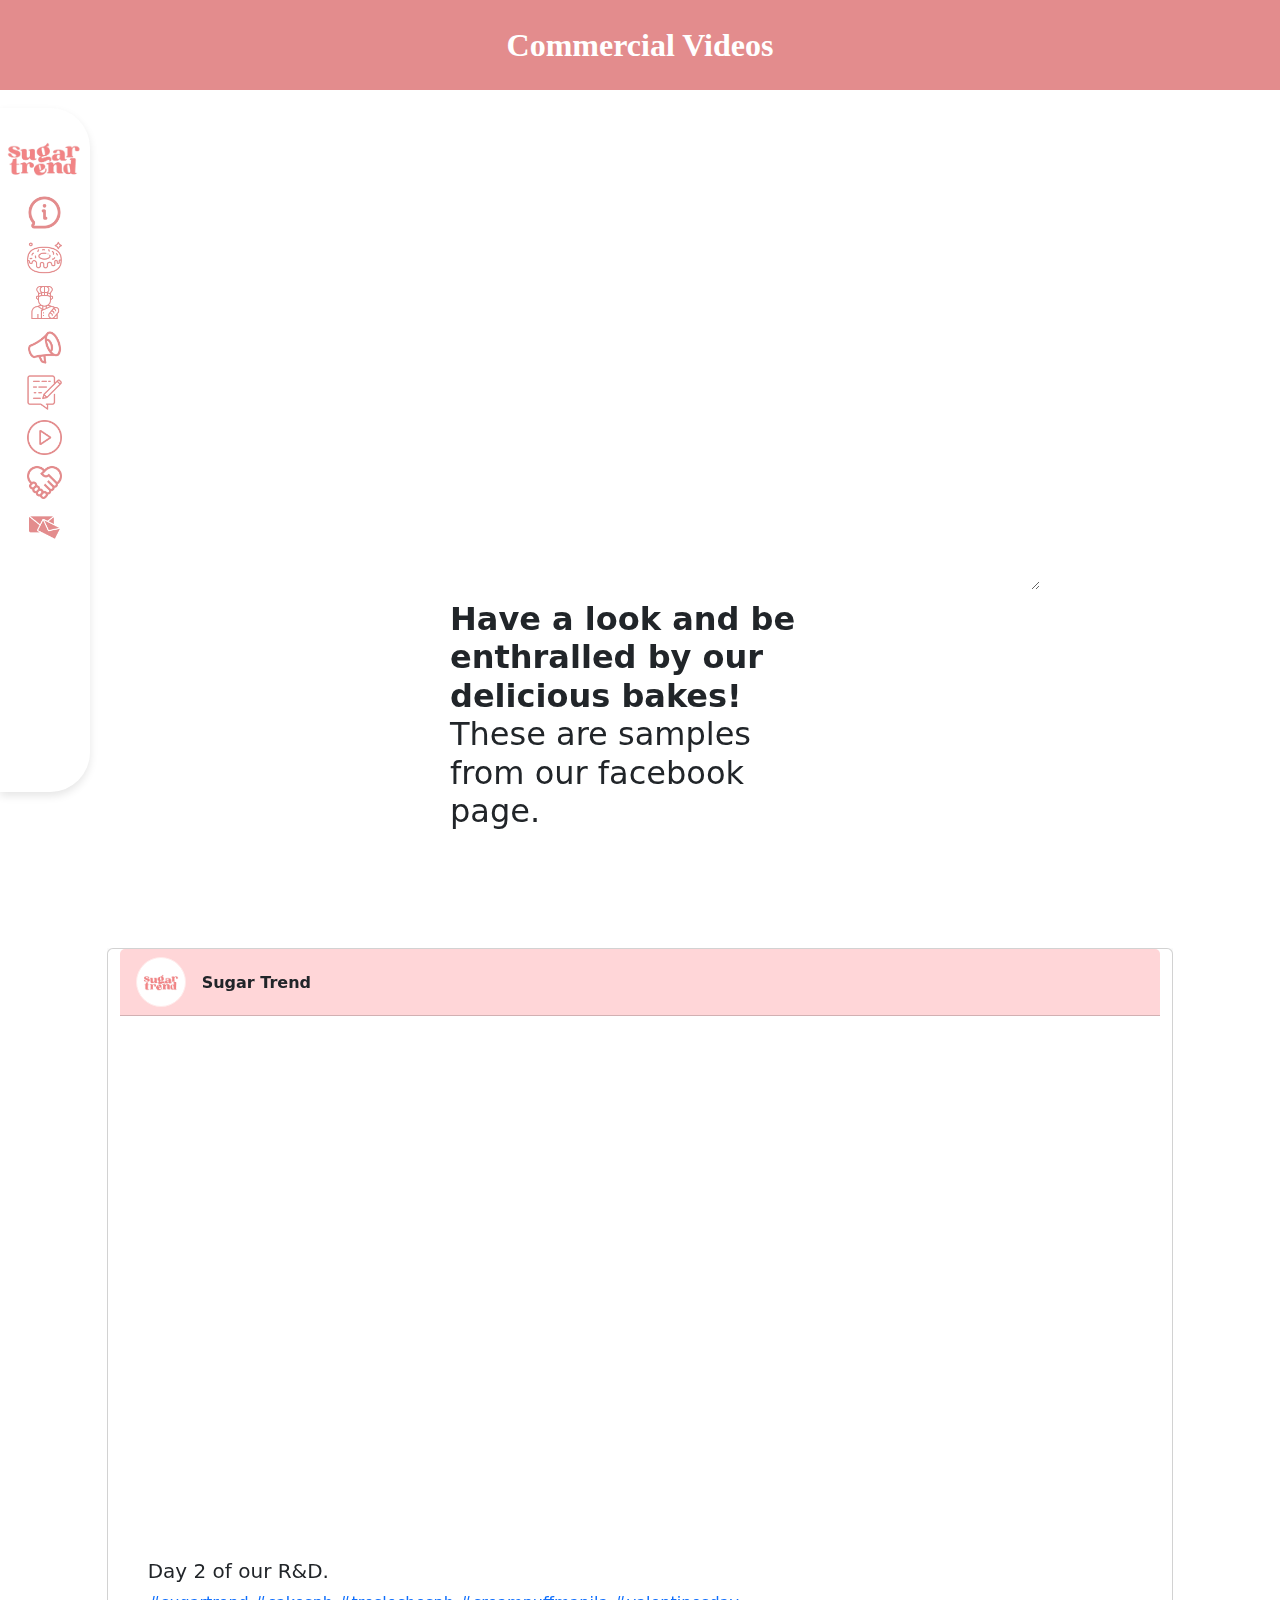
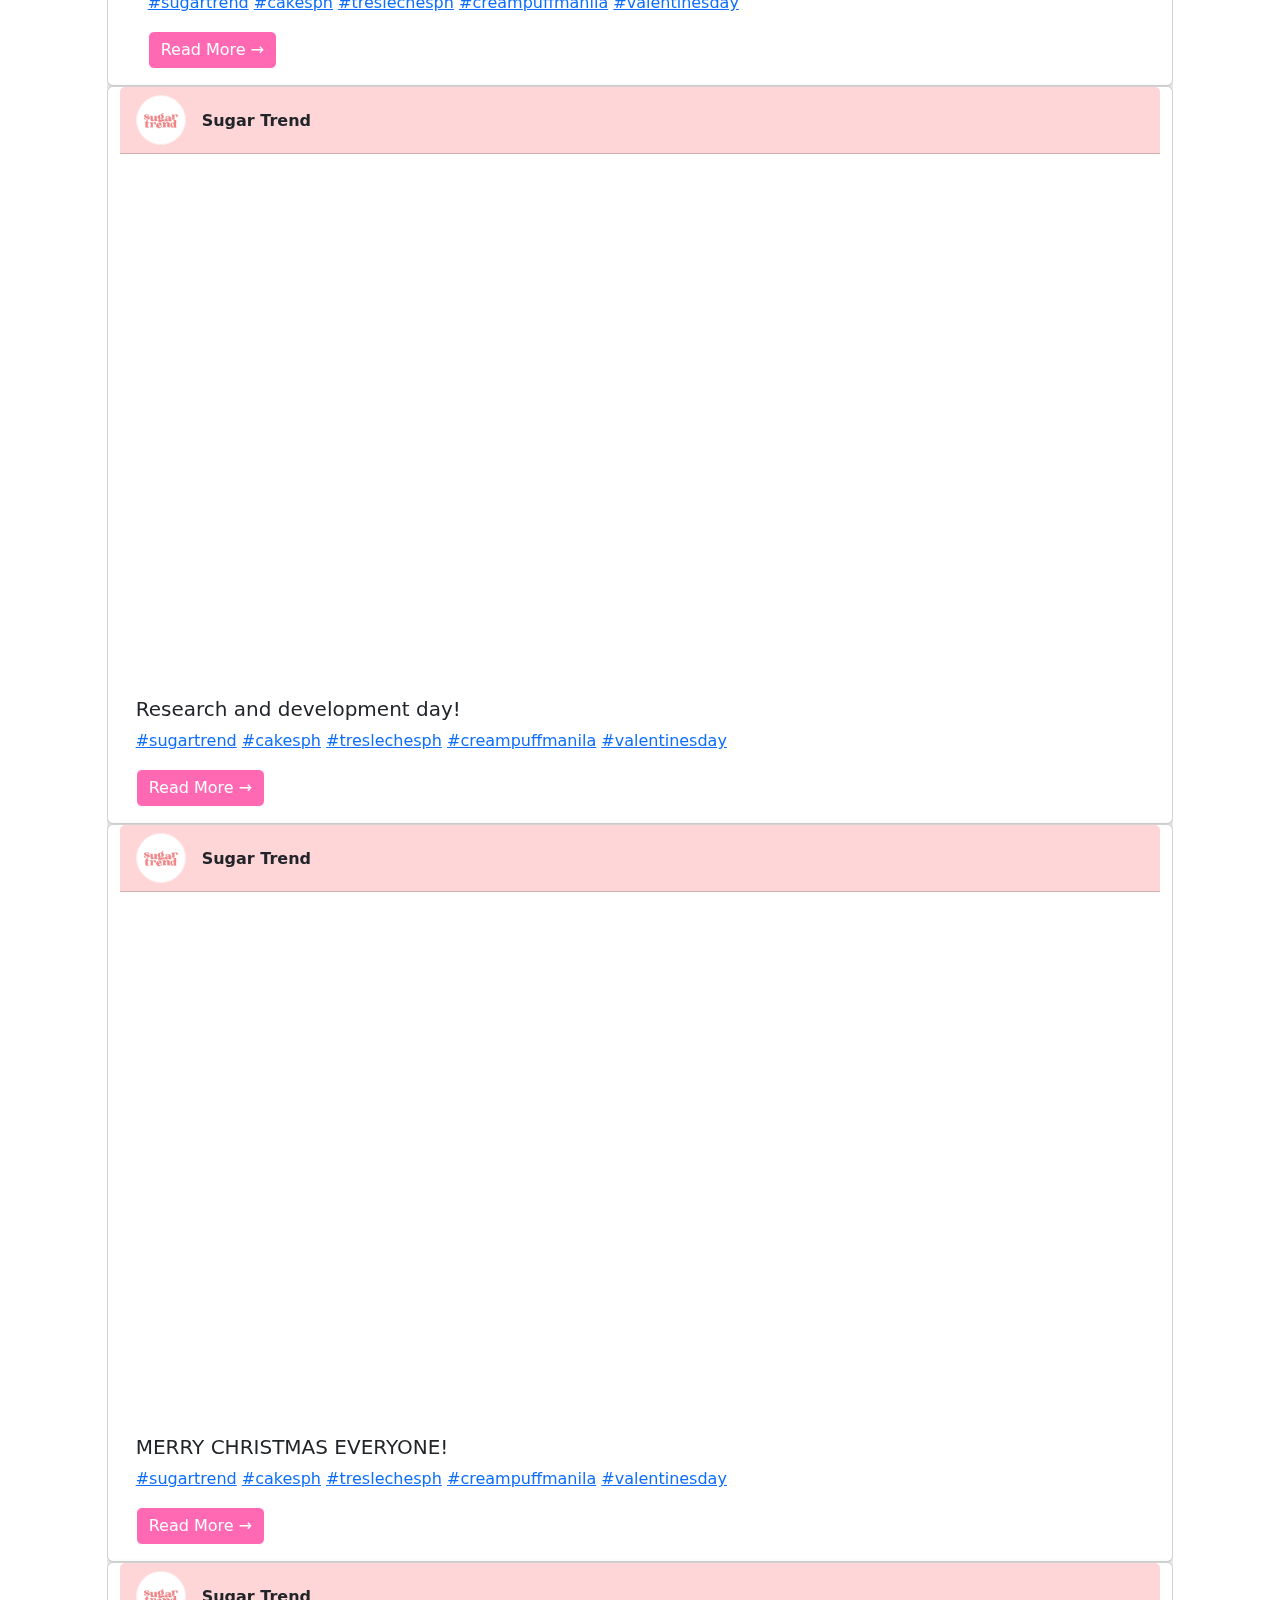
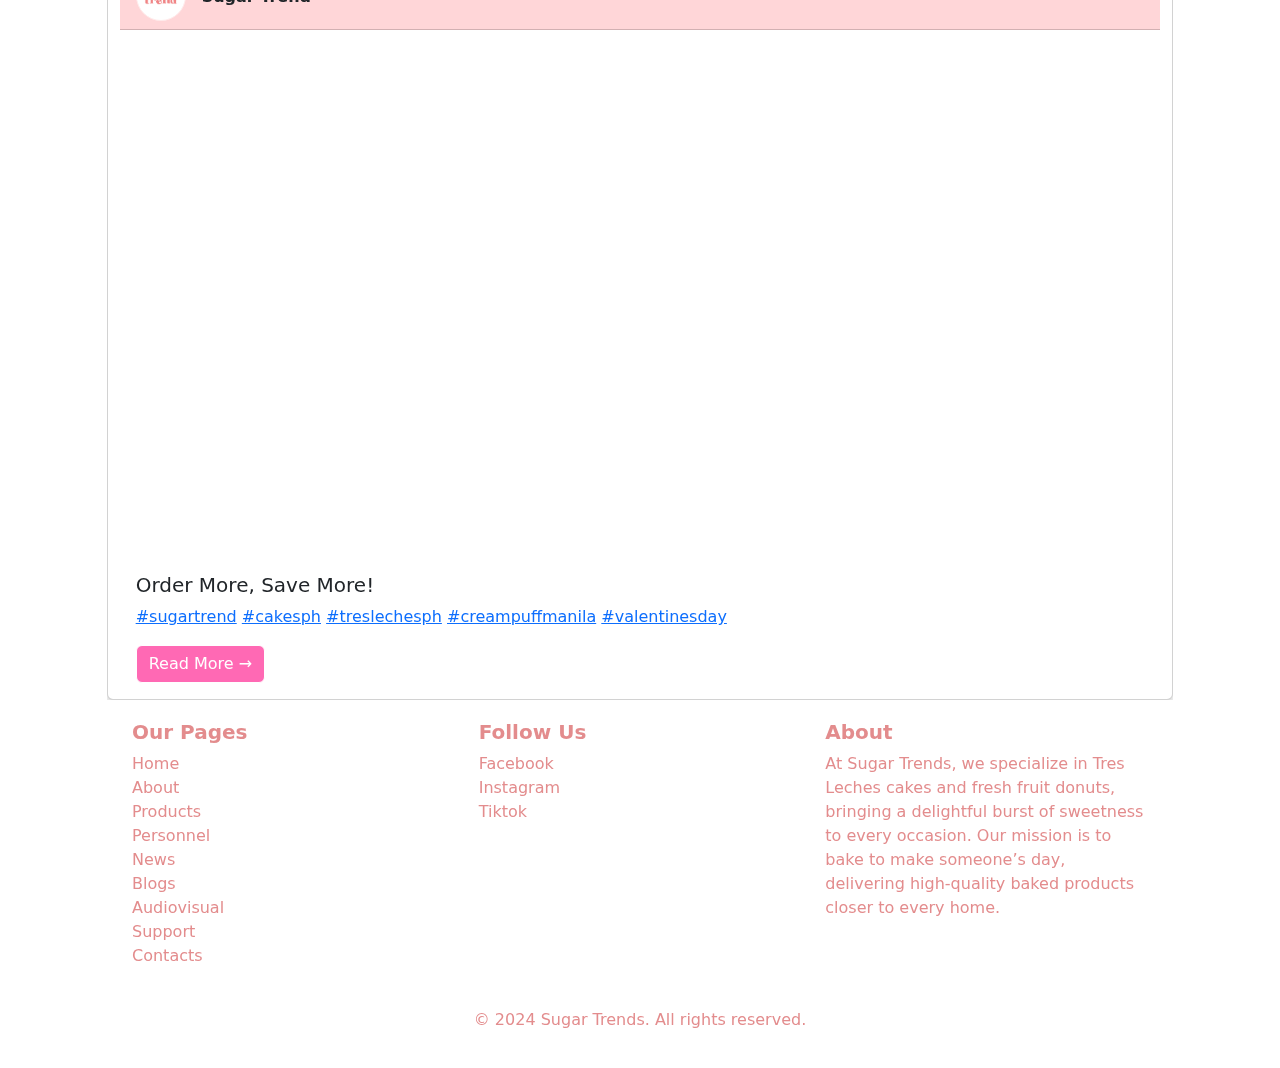
<file: CommercialPage.html>
<!DOCTYPE html>
<html lang="en">
<head>
    <meta charset="UTF-8">
    <meta name="viewport" content="width=device-width, initial-scale=1.0">
    <link href="https://cdn.jsdelivr.net/npm/bootstrap@5.3.3/dist/css/bootstrap.min.css" rel="stylesheet" integrity="sha384-QWTKZyjpPEjISv5WaRU9OFeRpok6YctnYmDr5pNlyT2bRjXh0JMhjY6hW+ALEwIH" crossorigin="anonymous">
    <script type="text/javascript">window.$crisp=[];window.CRISP_WEBSITE_ID="0d52ee44-10f0-411f-b04b-bf5f036120aa";(function(){d=document;s=d.createElement("script");s.src="https://client.crisp.chat/l.js";s.async=1;d.getElementsByTagName("head")[0].appendChild(s);})();</script>
    <title>Commercials</title>
    <style>
        @keyframes moveUpDown {
            0%, 100% {
                transform: translateY(-50%);
            }
            50% {
                transform: translateY(-48%);
            }
        }
        .sidebar {
            height: 76vh; 
            width: 90px; 
            position: fixed; /*Alternative for "sticky"*/
            top: 50%; 
            background-color: rgba(255, 255, 255, 0.2); 
            border-right: 2px solid rgba(255, 255, 255, 0.2); 
            box-shadow: 0 4px 8px rgba(0,0,0,0.1); 
            padding: 20px; 
            z-index: 1000; 
            transform: translateY(-50%);
            animation: moveUpDown 3s infinite; 
            backdrop-filter: blur(10px); 
            border-bottom-right-radius: 40px; 
            border-top-right-radius: 40px; 
        }

        .sidebar-toggler {
            position: fixed; 
            top: 10px; 
            left: 10px; 
            background-color: #ff69b4; 
            color: white; 
            border: none;
            padding: 10px; 
            cursor: pointer; 
            border-radius: 50%; 
            z-index: 1001;
            box-shadow: 0 4px 8px rgba(0,0,0,0.1); 
        }

        .sidebar h2 {
            font-family: 'Cursive', sans-serif;
            color: #ff69b4; 
            margin-bottom: 20px; 
        }

        .sidebar .list-group-item {
            font-family: 'Cursive', sans-serif;
            font-size: 1em; 
            background-color: transparent;
            border: none;
            color: #d2691e; 
            padding: 5px;
            display: flex; 
            align-items: center; 
            justify-content: center; 
            transition: background-color 0.3s; 
        }

        .navbar {
            display: none;
            position: fixed;
            top: 0;
            left: 0;
            width: 100%;
            background-color: rgba(255, 255, 255, 0.2);
            border-bottom: 2px solid rgba(255, 255, 255, 0.2);
            box-shadow: 0 4px 8px rgba(0,0,0,0.1);
            z-index: 1000;
            padding: 10px 20px;
            backdrop-filter: blur(10px); 
        }

        .navbar .navbar-brand, .navbar-nav .nav-link {
            color: #E38C8D;
            font-family: 'Cursive', sans-serif;
            font-size: 1em;
        }
        .navbar .navbar-nav .nav-link {
            margin-right: 15px;
        }

        .logo {
            width: 100px;
            margin-top: 8px;
            margin-bottom: 8px;
        }

        .icon {
            width: 35px;
        }
        .maincontent{
            margin: 40px 120px;
        }
        footer{
    padding: 20px 120px;
}
        h1{
            color: #f58287;
        }
        .profile_pic{
            height: 50px;
            width: 50px;
            object-fit: contain;
            background-color: #fff;
            border-radius: 50%;
            border: 1px solid rgb(255, 235, 235);
        }
        .profile_pic_2{
            height: 40px;
            width: 40px;
            object-fit: contain;
            background-color: #fff;
            border-radius: 50%;
            border: 1px solid rgb(255, 235, 235);
        }
        .btn{
            background-color: #ff69b4;
            --bs-btn-border-color: #fff;
            --bs-btn-hover-border-color: #fff;
            --bs-btn-hover-color: #fff;
            --bs-btn-hover-bg: #ec00ec ;
        }
        .list-group-item:hover{
            transform: scale(155%);
            margin-top: 15px;
            margin-bottom: 15px;
            transition: all ease-in-out 0.3s;
        }
        .custom-tooltip.tooltip > .tooltip-inner{
            background-color: rgb(242, 132, 132);
            color: white;
            padding: 10px;
            border: solid rgb(243, 190, 190) 2px;
        }
        .card-header{
            background-color: #ffd6d8;
        }
        .card{
            box-shadow: 0 4px 8px 0 rgba(0, 0, 0, 0.2);
        }
        .img-fluid{
            height: 500px;
            
        }
        .header {
            height: 10vh;
            background-color: #E38C8D; 
            color: white; 
            text-align: center;
            display: flex;
            align-items: center;
            justify-content: center;
        }
        
        .header h1 {
            margin: 0;
            font-size: 2rem;
        }
                
        @media (max-width: 686px) {
            .sidebar {
                display: none;
            }
            .navbar {
                display: block;
            }
            .banner{
                padding-top: 9vh;
            }
            .header{
                display: none;
            }
            .img-fluid{
            height: 500px;
            }
            .maincontent {
                display: flex;
                flex-direction: column;
                align-items: center;
                justify-content: center;
                flex-wrap: wrap;
            }
        }
    </style>
</head>
<body style="margin:0">
    
    <nav class="sidebar show col-md-2">
        <div class="list-group list-group-flush">
            <a href="index.html" class="list-group-item list-group-item-action" data-bs-toggle="tooltip" data-bs-title="HOME" data-bs-placement="right">
                <img src="Assets/Logo.png" alt="" class="logo">
            </a>
            <a href="AboutPage.html" class="list-group-item list-group-item-action" data-bs-toggle="tooltip" data-bs-title="ABOUT US" data-bs-placement="right">
                <img src="Assets/About.png" alt="" class="icon">
            </a>
            <a href="ProductAndServicesPage.html" class="list-group-item list-group-item-action" data-bs-toggle="tooltip" data-bs-title="PRODUCTS" data-bs-placement="right">
                <img src="Assets/Products.png" alt="" class="icon">
            </a>
            <a href="PersonnelPage.html" class="list-group-item list-group-item-action" data-bs-toggle="tooltip" data-bs-title="PERSONNEL" data-bs-placement="right">
                <img src="Assets/Personnel.png" alt="" class="icon">
            </a>
            <a href="EventsPage.html" class="list-group-item list-group-item-action" data-bs-toggle="tooltip" data-bs-title="NEWS & EVENTS" data-bs-placement="right">
                <img src="Assets/News.png" alt="" class="icon">
            </a>
            <a href="BlogPage.html" class="list-group-item list-group-item-action" data-bs-toggle="tooltip" data-bs-title="BLOG" data-bs-placement="right">
                <img src="Assets/Blogs.png" alt="" class="icon">
            </a>
            <a href="CommercialPage.html" class="list-group-item list-group-item-action" data-bs-toggle="tooltip" data-bs-title="COMMERCIALS" data-bs-placement="right">
                <img src="Assets/AV.png" alt="" class="icon">
            </a>
            <a href="SupportPage.html" class="list-group-item list-group-item-action" data-bs-toggle="tooltip" data-bs-title="SUPPORT" data-bs-placement="right">
                <img src="Assets/Support.png" alt="" class="icon">
            </a>
            <a href="ContactPage.html" class="list-group-item list-group-item-action" data-bs-toggle="tooltip" data-bs-title="CONTACT US" data-bs-placement="right">
                <img src="Assets/Contacts.png" alt="" class="icon">
            </a>
        </div>
    </nav>
    <nav class="navbar navbar-expand-lg navbar-light bg-light">
    <div class="container-fluid">
        <a class="navbar-brand" href="index.html">
            <img src="Assets/Logo.png" alt="Logo" class="logo">
        </a>
        <button class="navbar-toggler" type="button" data-bs-toggle="collapse" data-bs-target="#navbarNav" aria-controls="navbarNav" aria-expanded="false" aria-label="Toggle navigation">
            <span class="navbar-toggler-icon"></span>
        </button>
        <div class="collapse navbar-collapse" id="navbarNav">
            <ul class="navbar-nav ms-auto">
                <li class="nav-item">
                    <a class="nav-link" href="AboutPage.html">About</a>
                </li>
                <li class="nav-item">
                    <a class="nav-link" href="ProductAndServicesPage.html">Products</a>
                </li>
                <li class="nav-item">
                    <a class="nav-link" href="PersonnelPage.html">Personnel</a>
                </li>
                <li class="nav-item">
                    <a class="nav-link" href="EventsPage.html">News & Events</a>
                </li>
                <li class="nav-item">
                    <a class="nav-link" href="BlogPage.html">Blogs</a>
                </li>
                <li class="nav-item">
                    <a class="nav-link" href="CommercialPage.html">Commercials</a>
                </li>
                <li class="nav-item">
                    <a class="nav-link" href="SupportPage.html">Support</a>
                </li>
                <li class="nav-item">
                    <a class="nav-link" href="ContactPage.html">Contacts</a>
                </li>
            </ul>
        </div>
    </div>
    </nav>

    <div class="header sticky-top">
        <h1 class="text-center my-4" style="font-family: Tahoma;color: white;"><strong>Commercial Videos</strong></h1>
    </div>
    <div class="container-fluid">
        <div class="row" style="background-color: #ffffff;display: flex;justify-content: space-around; padding: 100px;flex-wrap: wrap;">
            <iframe src="https://www.facebook.com/plugins/video.php?height=476&href=https%3A%2F%2Fwww.facebook.com%2Fsugartrendcakes%2Fvideos%2F677959060902206%2F&show_text=false&width=267&t=0" style="border:none;overflow:hidden;height: 400px; width: 800px;resize: both;" scrolling="no" frameborder="0" allowfullscreen="true" allow="autoplay; clipboard-write; encrypted-media; picture-in-picture; web-share" allowFullScreen="true"></iframe>
            <h2 style="padding: 10px;width: 400px;"><strong>Have a look and be enthralled by our delicious bakes!</strong>
            These are samples from our facebook page.
            </h2>
        </div>
    
        <div class="row">
            <div class="col-md-10 offset-md-1" >
                <div class="row" style="display: flex;flex-wrap: wrap; justify-content: center;overflow: hidden;">
                        <div class="card">
                            <h6 class="card-header d-flex align-items-center">
                                <img class='profile_pic me-3' src="Assets/Logo.png" alt="">
                                <strong>Sugar Trend</strong>
                            </h6>
                            <div class="card-body">
                                <div class="container-fluid">
                                    <iframe src="https://www.facebook.com/plugins/video.php?height=476&href=https%3A%2F%2Fwww.facebook.com%2Fsugartrendcakes%2Fvideos%2F802496105149278%2F&show_text=false&width=380&t=0" width="100%" height="520" style="border:none;overflow:hidden" scrolling="no" frameborder="0" allowfullscreen="true" allow="autoplay; clipboard-write; encrypted-media; picture-in-picture; web-share" allowFullScreen="true"></iframe>
                                    <h5 class="card-title">Day 2 of our R&D.</h5>
                                    <p class="card-text">
                                        <a href="#">#sugartrend</a> <a href="#">#cakesph</a> <a href="#">#treslechesph</a> <a href="#">#creampuffmanila</a> <a href="#">#valentinesday </a>
                                    </p>
                                    <a href="#" class="btn btn-primary">Read More →</a>
                                </div>
                            </div>
                        </div>
                        <div class="card">
                            <h6 class="card-header d-flex align-items-center">
                                <img class='profile_pic me-3' src="Assets/Logo.png" alt="">
                                <strong>Sugar Trend</strong>
                            </h6>
                            <div class="card-body">
                                <div class="col-12 ">
                                    <iframe src="https://www.facebook.com/plugins/video.php?height=476&href=https%3A%2F%2Fwww.facebook.com%2Fsugartrendcakes%2Fvideos%2F946264443811167%2F&show_text=false&width=380&t=0" width="100%" height="520" style="border:none;overflow:hidden" scrolling="no" frameborder="0" allowfullscreen="true" allow="autoplay; clipboard-write; encrypted-media; picture-in-picture; web-share" allowFullScreen="true"></iframe>                                
                                    <h5 class="card-title">Research and development day!</h5>
                                    <p class="card-text">
                                        <a href="#">#sugartrend</a> <a href="#">#cakesph</a> <a href="#">#treslechesph</a> <a href="#">#creampuffmanila</a> <a href="#">#valentinesday </a>
                                    </p>
                                    <a href="#" class="btn btn-primary">Read More →</a>
                                </div>
                            </div>
                        </div>
                        <div class="card">
                            <h6 class="card-header d-flex align-items-center">
                                <img class='profile_pic me-3' src="Assets/Logo.png" alt="">
                                <strong>Sugar Trend</strong>
                            </h6>
                            <div class="card-body">
                                <div class="col-12 ">
                                    <iframe src="https://www.facebook.com/plugins/video.php?height=476&href=https%3A%2F%2Fwww.facebook.com%2Fsugartrendcakes%2Fvideos%2F676972284551801%2F&show_text=false&width=267&t=0" width="100%" height="520" style="border:none;overflow:hidden" scrolling="no" frameborder="0" allowfullscreen="true" allow="autoplay; clipboard-write; encrypted-media; picture-in-picture; web-share" allowFullScreen="true"></iframe>
                                    <h5 class="card-title">MERRY CHRISTMAS EVERYONE!</h5>
                                    <p class="card-text">
                                        <a href="#">#sugartrend</a> <a href="#">#cakesph</a> <a href="#">#treslechesph</a> <a href="#">#creampuffmanila</a> <a href="#">#valentinesday </a>
                                    </p>
                                    <a href="#" class="btn btn-primary">Read More →</a>
                                </div>
                            </div>
                        </div>
                        <div class="card">
                            <h6 class="card-header d-flex align-items-center">
                                <img class='profile_pic me-3' src="Assets/Logo.png" alt="">
                                <strong>Sugar Trend</strong>
                            </h6>
                            <div class="card-body">
                                <div class="col-12 ">
                                    <iframe src="https://www.facebook.com/plugins/video.php?height=476&href=https%3A%2F%2Fwww.facebook.com%2Fsugartrendcakes%2Fvideos%2F222525140879772%2F&show_text=false&width=267&t=0" width="100%" height="520" style="border:none;overflow:hidden" scrolling="no" frameborder="0" allowfullscreen="true" allow="autoplay; clipboard-write; encrypted-media; picture-in-picture; web-share" allowFullScreen="true"></iframe>
                                    <h5 class="card-title">Order More, Save More!</h5>
                                    <p class="card-text">
                                        <a href="#">#sugartrend</a> <a href="#">#cakesph</a> <a href="#">#treslechesph</a> <a href="#">#creampuffmanila</a> <a href="#">#valentinesday </a>
                                    </p>
                                    <a href="#" class="btn btn-primary">Read More →</a>
                                </div>
                            </div>
                        </div>
                </div>
            </div>
        </div>
    </div>
    <footer class="footer" style="background-color: #fff;color: #E38C8D;">
        <div class="container">
            <div class="row">
                <div class="col-md-4">
                    <h5><strong>Our Pages</strong></h5>
                    <ul class="list-unstyled">
                        <li><a href="HomePage.html" style="text-decoration: none;color: #E38C8D;">Home</a></li>
                        <li><a href="AboutPage.html" style="text-decoration: none;color: #E38C8D;">About</a></li>
                        <li><a href="ProductAndServicesPage.html" style="text-decoration: none;color: #E38C8D;">Products</a></li>
                        <li><a href="PersonnelPage.html" style="text-decoration: none;color: #E38C8D;">Personnel</a></li>
                        <li><a href="EventsPage.html" style="text-decoration: none;color: #E38C8D;">News</a></li>
                        <li><a href="BlogPage.html" style="text-decoration: none;color: #E38C8D;">Blogs</a></li>
                        <li><a href="CommercialPage.html" style="text-decoration: none;color: #E38C8D;">Audiovisual</a></li>
                        <li><a href="SupportPage.html" style="text-decoration: none;color: #E38C8D;">Support</a></li>
                        <li><a href="ContactPage.html" style="text-decoration: none;color: #E38C8D;">Contacts</a></li>
                    </ul>
                  </div>
                <div class="col-md-4">
                    <h5><strong>Follow Us</strong></h5>
                    <ul class="list-unstyled">
                      <li><a href="https://www.facebook.com/sugartrendcakes/" style="text-decoration: none;color: #E38C8D;">Facebook</a></li>
                      <li><a href="https://www.instagram.com/sugartrendcakes/" style="text-decoration: none;color: #E38C8D;">Instagram</a></li>
                      <li><a href="https://www.tiktok.com/@sugar.trend" style="text-decoration: none;color: #E38C8D;">Tiktok</a></li>
                  </ul>
                </div>
                <div class="col-md-4">
                    <h5><strong>About</strong></h5>
                    <p>At Sugar Trends, we specialize in Tres Leches cakes and fresh fruit donuts, bringing a delightful burst of sweetness to every occasion. Our mission is to bake to make someone’s day, delivering high-quality baked products closer to every home.</p>
                </div>
            </div>
            <div class="row mt-4">
                <div class="col-12 text-center">
                    <p>&copy; 2024 Sugar Trends. All rights reserved.</p>
                </div>
            </div>
        </div>
      </footer>

    <script src="https://cdn.jsdelivr.net/npm/bootstrap@5.3.3/dist/js/bootstrap.bundle.min.js" integrity="sha384-YvpcrYf0tY3lHB60NNkmXc5s9fDVZLESaAA55NDzOxhy9GkcIdslK1eN7N6jIeHz" crossorigin="anonymous"></script>
    <script>
        const tooltipTriggerList = document.querySelectorAll('[data-bs-toggle="tooltip"]');
        const tooltipList = [...tooltipTriggerList].map(tooltipTriggerEl => new bootstrap.Tooltip(tooltipTriggerEl,{
        'customClass': 'custom-tooltip'
      }));
    </script>
</body>
</html>
</file>
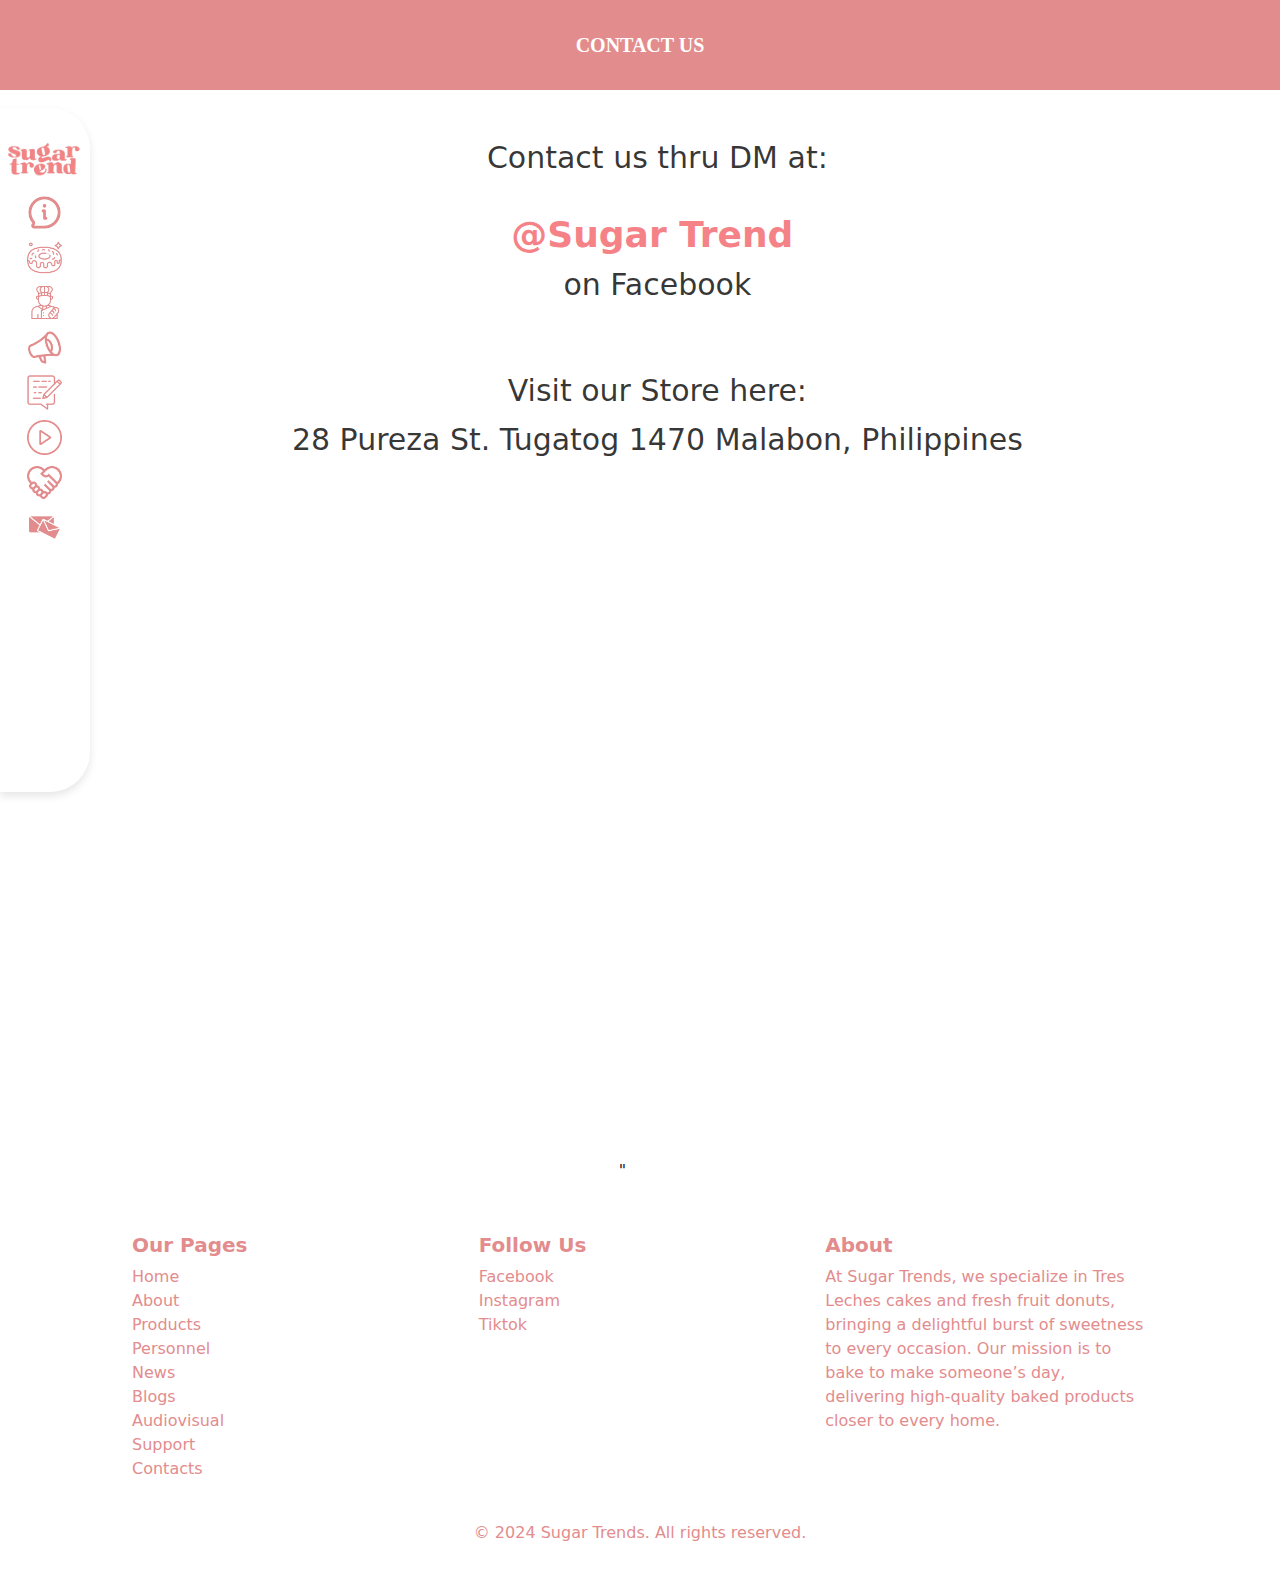
<file: ContactPage.html>
<!DOCTYPE html>
<html lang="en">
<head>
    <meta charset="UTF-8">
    <meta name="viewport" content="width=device-width, initial-scale=1.0">
    <link href="https://cdn.jsdelivr.net/npm/bootstrap@5.3.3/dist/css/bootstrap.min.css" rel="stylesheet" integrity="sha384-QWTKZyjpPEjISv5WaRU9OFeRpok6YctnYmDr5pNlyT2bRjXh0JMhjY6hW+ALEwIH" crossorigin="anonymous">
    <script type="text/javascript">window.$crisp=[];window.CRISP_WEBSITE_ID="0d52ee44-10f0-411f-b04b-bf5f036120aa";(function(){d=document;s=d.createElement("script");s.src="https://client.crisp.chat/l.js";s.async=1;d.getElementsByTagName("head")[0].appendChild(s);})();</script>
    <title>Contact Us</title>
    <style>
        @keyframes moveUpDown {
            0%, 100% {
                transform: translateY(-50%);
            }
            50% {
                transform: translateY(-48%);
            }
        }
        .sidebar {
            height: 76vh; 
            width: 90px; 
            position: fixed; /*Alternative for "sticky"*/
            top: 50%; 
            background-color: rgba(255, 255, 255, 0.2); 
            border-right: 2px solid rgba(255, 255, 255, 0.2); 
            box-shadow: 0 4px 8px rgba(0,0,0,0.1); 
            padding: 20px; 
            z-index: 1000; 
            transform: translateY(-50%);
            animation: moveUpDown 3s infinite; 
            backdrop-filter: blur(10px); 
            border-bottom-right-radius: 40px; 
            border-top-right-radius: 40px; 
        }

        .sidebar-toggler {
            position: fixed; 
            top: 10px; 
            left: 10px; 
            background-color: #ff69b4; 
            color: white; 
            border: none;
            padding: 10px; 
            cursor: pointer; 
            border-radius: 50%; 
            z-index: 1001;
            box-shadow: 0 4px 8px rgba(0,0,0,0.1); 
        }

        .sidebar h2 {
            font-family: 'Cursive', sans-serif;
            color: #ff69b4; 
            margin-bottom: 20px; 
        }

        .sidebar .list-group-item {
            font-family: 'Cursive', sans-serif;
            font-size: 1em; 
            background-color: transparent;
            border: none;
            color: #d2691e; 
            padding: 5px;
            display: flex; 
            align-items: center; 
            justify-content: center; 
            transition: background-color 0.3s; 
        }
        
        .header {
            height: 10vh;
            background-color: #E38C8D; 
            text-align: center;
            display: flex;
            align-items: center;
            justify-content: center;
        }
  
         .header h1 {
            margin: 0;
            font-size: 20px;
            color: white; 
         }
  
         @keyframes moveUpDown {
             0%, 100% {
             transform: translateY(-50%);
            }
             50% {
             transform: translateY(-48%);
           }
        }

        .navbar {
            display: none;
            position: fixed;
            top: 0;
            left: 0;
            width: 100%;
            background-color: rgba(255, 255, 255, 0.2);
            border-bottom: 2px solid rgba(255, 255, 255, 0.2);
            box-shadow: 0 4px 8px rgba(0,0,0,0.1);
            z-index: 1000;
            padding: 10px 20px;
            backdrop-filter: blur(10px); 
        }

        .navbar .navbar-brand, .navbar-nav .nav-link {
            color: #E38C8D;
            font-family: 'Cursive', sans-serif;
            font-size: 1em;
        }
        .navbar .navbar-nav .nav-link {
            margin-right: 15px;
        }

        .logo {
            width: 100px;
            margin-top: 8px;
            margin-bottom: 8px;
        }

        .icon {
            width: 35px;
        }
        .maincontent{
            background-color: #fff;
        }
        h1{
            color: #f58287;
        }
        .main_item_img{
            width: 100%;
            object-fit:cover;
            object-position: center;
            max-height: 650px;
            border-radius: 24px;
        }
        .main_item_img_small{
            width: 100%;
            border-radius: 24px;
        }
        .profile_pic{
            height: 60px;
            width: 60px;
            object-fit: contain;
            background-color: #fff;
            border-radius: 50%;
            border: 1px solid rgb(211, 208, 208);

        }
        .btn{
            background-color: #ff69b4;
            --bs-btn-border-color: #fff;
            --bs-btn-hover-border-color: #fff;
            --bs-btn-hover-color: #fff;
            --bs-btn-hover-bg: #ec00ec ;
        }
        .list-group-item:hover{
            transform: scale(155%);
            margin-top: 15px;
            margin-bottom: 15px;
            transition: all ease-in-out 0.3s;
        }
        .custom-tooltip.tooltip > .tooltip-inner{
            background-color: rgb(242, 132, 132);
            color: white;
            padding: 10px;
            border: solid rgb(243, 190, 190) 2px;
        }
        .card-header{
            background-color:  #f58287;
            padding: 30px;
        }
        .card{
            box-shadow: 0 4px 8px 0 rgba(0, 0, 0, 0.2);
            width: 500px;
        }
        .accordion-button {
            background-color: #e38c8d;
            color: white;
        }

        .accordion-button:focus {
            box-shadow: none;
        }
        footer{
    padding: 20px 120px;
}
        @media (max-width: 686px) {
            .maincontent{
                padding-top: 80px;
            }
            .sidebar {
                display: none;
            }
            .header{
                display: none;
            }
            .navbar {
                display: block;
            }
            .banner{
                padding-top: 9vh;
            }
            .card{
                width: 430px;
            }
            iframe{
                width: 440px;
                height: 450px;
            }
        }
    </style>
</head>
<body style="margin:0">
    <nav class="sidebar show col-md-2">
        <div class="list-group list-group-flush">
            <a href="index.html" class="list-group-item list-group-item-action" data-bs-toggle="tooltip" data-bs-title="HOME" data-bs-placement="right">
                <img src="Assets/Logo.png" alt="" class="logo">
            </a>
            <a href="AboutPage.html" class="list-group-item list-group-item-action" data-bs-toggle="tooltip" data-bs-title="ABOUT US" data-bs-placement="right">
                <img src="Assets/About.png" alt="" class="icon">
            </a>
            <a href="ProductAndServicesPage.html" class="list-group-item list-group-item-action" data-bs-toggle="tooltip" data-bs-title="PRODUCTS" data-bs-placement="right">
                <img src="Assets/Products.png" alt="" class="icon">
            </a>
            <a href="PersonnelPage.html" class="list-group-item list-group-item-action" data-bs-toggle="tooltip" data-bs-title="PERSONNEL" data-bs-placement="right">
                <img src="Assets/Personnel.png" alt="" class="icon">
            </a>
            <a href="EventsPage.html" class="list-group-item list-group-item-action" data-bs-toggle="tooltip" data-bs-title="NEWS" data-bs-placement="right">
                <img src="Assets/News.png" alt="" class="icon">
            </a>
            <a href="BlogPage.html" class="list-group-item list-group-item-action" data-bs-toggle="tooltip" data-bs-title="BLOG" data-bs-placement="right">
                <img src="Assets/Blogs.png" alt="" class="icon">
            </a>
            <a href="CommercialPage.html" class="list-group-item list-group-item-action" data-bs-toggle="tooltip" data-bs-title="VIDEOS" data-bs-placement="right">
                <img src="Assets/AV.png" alt="" class="icon">
            </a>
            <a href="SupportPage.html" class="list-group-item list-group-item-action" data-bs-toggle="tooltip" data-bs-title="SUPPORT" data-bs-placement="right">
                <img src="Assets/Support.png" alt="" class="icon">
            </a>
            <a href="ContactPage.html" class="list-group-item list-group-item-action" data-bs-toggle="tooltip" data-bs-title="CONTACT US" data-bs-placement="right">
                <img src="Assets/Contacts.png" alt="" class="icon">
            </a>
        </div>
    </nav>
    
    <nav class="navbar navbar-expand-lg navbar-light bg-light">
    <div class="container-fluid">
        <a class="navbar-brand" href="index.html">
            <img src="Assets/Logo.png" alt="Logo" class="logo">
        </a>
        <button class="navbar-toggler" type="button" data-bs-toggle="collapse" data-bs-target="#navbarNav" aria-controls="navbarNav" aria-expanded="false" aria-label="Toggle navigation">
            <span class="navbar-toggler-icon"></span>
        </button>
        <div class="collapse navbar-collapse" id="navbarNav">
            <ul class="navbar-nav ms-auto">
                <li class="nav-item">
                    <a class="nav-link" href="AboutPage.html">About</a>
                </li>
                <li class="nav-item">
                    <a class="nav-link" href="ProductAndServicesPage.html">Products</a>
                </li>
                <li class="nav-item">
                    <a class="nav-link" href="PersonnelPage.html">Personnel</a>
                </li>
                <li class="nav-item">
                    <a class="nav-link" href="EventsPage.html">News</a>
                </li>
                <li class="nav-item">
                    <a class="nav-link" href="BlogPage.html">Blogs</a>
                </li>
                <li class="nav-item">
                    <a class="nav-link" href="CommercialPage.html">Audiovisual</a>
                </li>
                <li class="nav-item">
                    <a class="nav-link" href="SupportPage.html">Support</a>
                </li>
                <li class="nav-item">
                    <a class="nav-link" href="ContactPage.html">Contacts</a>
                </li>
            </ul>
        </div>
    </div>
    </nav>

    <div class="header sticky-top">
        <h1 class="text-center my-4" style="font-family: Tahoma;"><strong>CONTACT US</strong></h1>
    </div>
    
    <div class="row maincontent container-fluid">
        <div class="col-md-11 offset-md-1" style="margin-bottom: 30px;">
            <div class="row container-fluid" style="margin-top: 50px; margin-bottom: 50px;">
               <div class="col-md-11" style="text-align: center;">
                   <h1 style="font-size: 30px; text-align: center; margin-left: 70px; color: rgba(0, 0, 0, 0.788);">Contact us thru DM at:</h1><br>
                   <a href="https://www.facebook.com/sugartrendcakes" style="text-decoration: none; color: #f58287; font-size: 36px; margin-left: 60px;"><strong>@Sugar Trend</strong></a>
                   <p style="font-size: 30px; text-align: center; margin-left: 70px; color: rgba(0, 0, 0, 0.788);">on Facebook</p>
               </div>
              
            </div>
            <div class="row container-fluid" style="margin-top: 50px;">
                <div class="col-md-11" style="text-align: center;">
                    <h1 style="font-size: 30px; text-align: center; margin-left: 70px; color: rgba(0, 0, 0, 0.788);">Visit our Store here:</h1>
                    <p style="font-size: 30px; text-align: center; margin-left: 70px; color: rgba(0, 0, 0, 0.788);">28 Pureza St. Tugatog 1470 Malabon, Philippines</p>
                    <br>
                    <iframe src="https://www.google.com/maps/embed?pb=!1m14!1m8!1m3!1d10917.263456840783!2d120.96563515457221!3d14.665274470668145!3m2!1i1024!2i768!4f13.1!3m3!1m2!1s0x3397b5e9cd74cbd1%3A0x8f5dd6b6f82e4946!2sSugar%20Trend!5e0!3m2!1sen!2sph!4v1716391468306!5m2!1sen!2sph" width="1100" height="650" style="border:0;"  loading="lazy" referrerpolicy="no-referrer-when-downgrade"></iframe>"
                </div>
            </div>
        </div>
    </div>
    <footer class="footer" style="background-color: #fff;color: #E38C8D;">
        <div class="container">
            <div class="row">
                <div class="col-md-4">
                    <h5><strong>Our Pages</strong></h5>
                    <ul class="list-unstyled">
                        <li><a href="HomePage.html" style="text-decoration: none;color: #E38C8D;">Home</a></li>
                        <li><a href="AboutPage.html" style="text-decoration: none;color: #E38C8D;">About</a></li>
                        <li><a href="ProductAndServicesPage.html" style="text-decoration: none;color: #E38C8D;">Products</a></li>
                        <li><a href="PersonnelPage.html" style="text-decoration: none;color: #E38C8D;">Personnel</a></li>
                        <li><a href="EventsPage.html" style="text-decoration: none;color: #E38C8D;">News</a></li>
                        <li><a href="BlogPage.html" style="text-decoration: none;color: #E38C8D;">Blogs</a></li>
                        <li><a href="CommercialPage.html" style="text-decoration: none;color: #E38C8D;">Audiovisual</a></li>
                        <li><a href="SupportPage.html" style="text-decoration: none;color: #E38C8D;">Support</a></li>
                        <li><a href="ContactPage.html" style="text-decoration: none;color: #E38C8D;">Contacts</a></li>
                    </ul>
                  </div>
                <div class="col-md-4">
                    <h5><strong>Follow Us</strong></h5>
                    <ul class="list-unstyled">
                      <li><a href="https://www.facebook.com/sugartrendcakes/" style="text-decoration: none;color: #E38C8D;">Facebook</a></li>
                      <li><a href="https://www.instagram.com/sugartrendcakes/" style="text-decoration: none;color: #E38C8D;">Instagram</a></li>
                      <li><a href="https://www.tiktok.com/@sugar.trend" style="text-decoration: none;color: #E38C8D;">Tiktok</a></li>
                  </ul>
                </div>
                <div class="col-md-4">
                    <h5><strong>About</strong></h5>
                    <p>At Sugar Trends, we specialize in Tres Leches cakes and fresh fruit donuts, bringing a delightful burst of sweetness to every occasion. Our mission is to bake to make someone’s day, delivering high-quality baked products closer to every home.</p>
                </div>
            </div>
            <div class="row mt-4">
                <div class="col-12 text-center">
                    <p>&copy; 2024 Sugar Trends. All rights reserved.</p>
                </div>
            </div>
        </div>
      </footer>
            
   
    


    <script src="https://cdn.jsdelivr.net/npm/bootstrap@5.3.3/dist/js/bootstrap.bundle.min.js" integrity="sha384-YvpcrYf0tY3lHB60NNkmXc5s9fDVZLESaAA55NDzOxhy9GkcIdslK1eN7N6jIeHz" crossorigin="anonymous"></script>
    <script>
        const tooltipTriggerList = document.querySelectorAll('[data-bs-toggle="tooltip"]');
        const tooltipList = [...tooltipTriggerList].map(tooltipTriggerEl => new bootstrap.Tooltip(tooltipTriggerEl,{
        'customClass': 'custom-tooltip'
      }));
    </script>
</body>
</html>
</file>
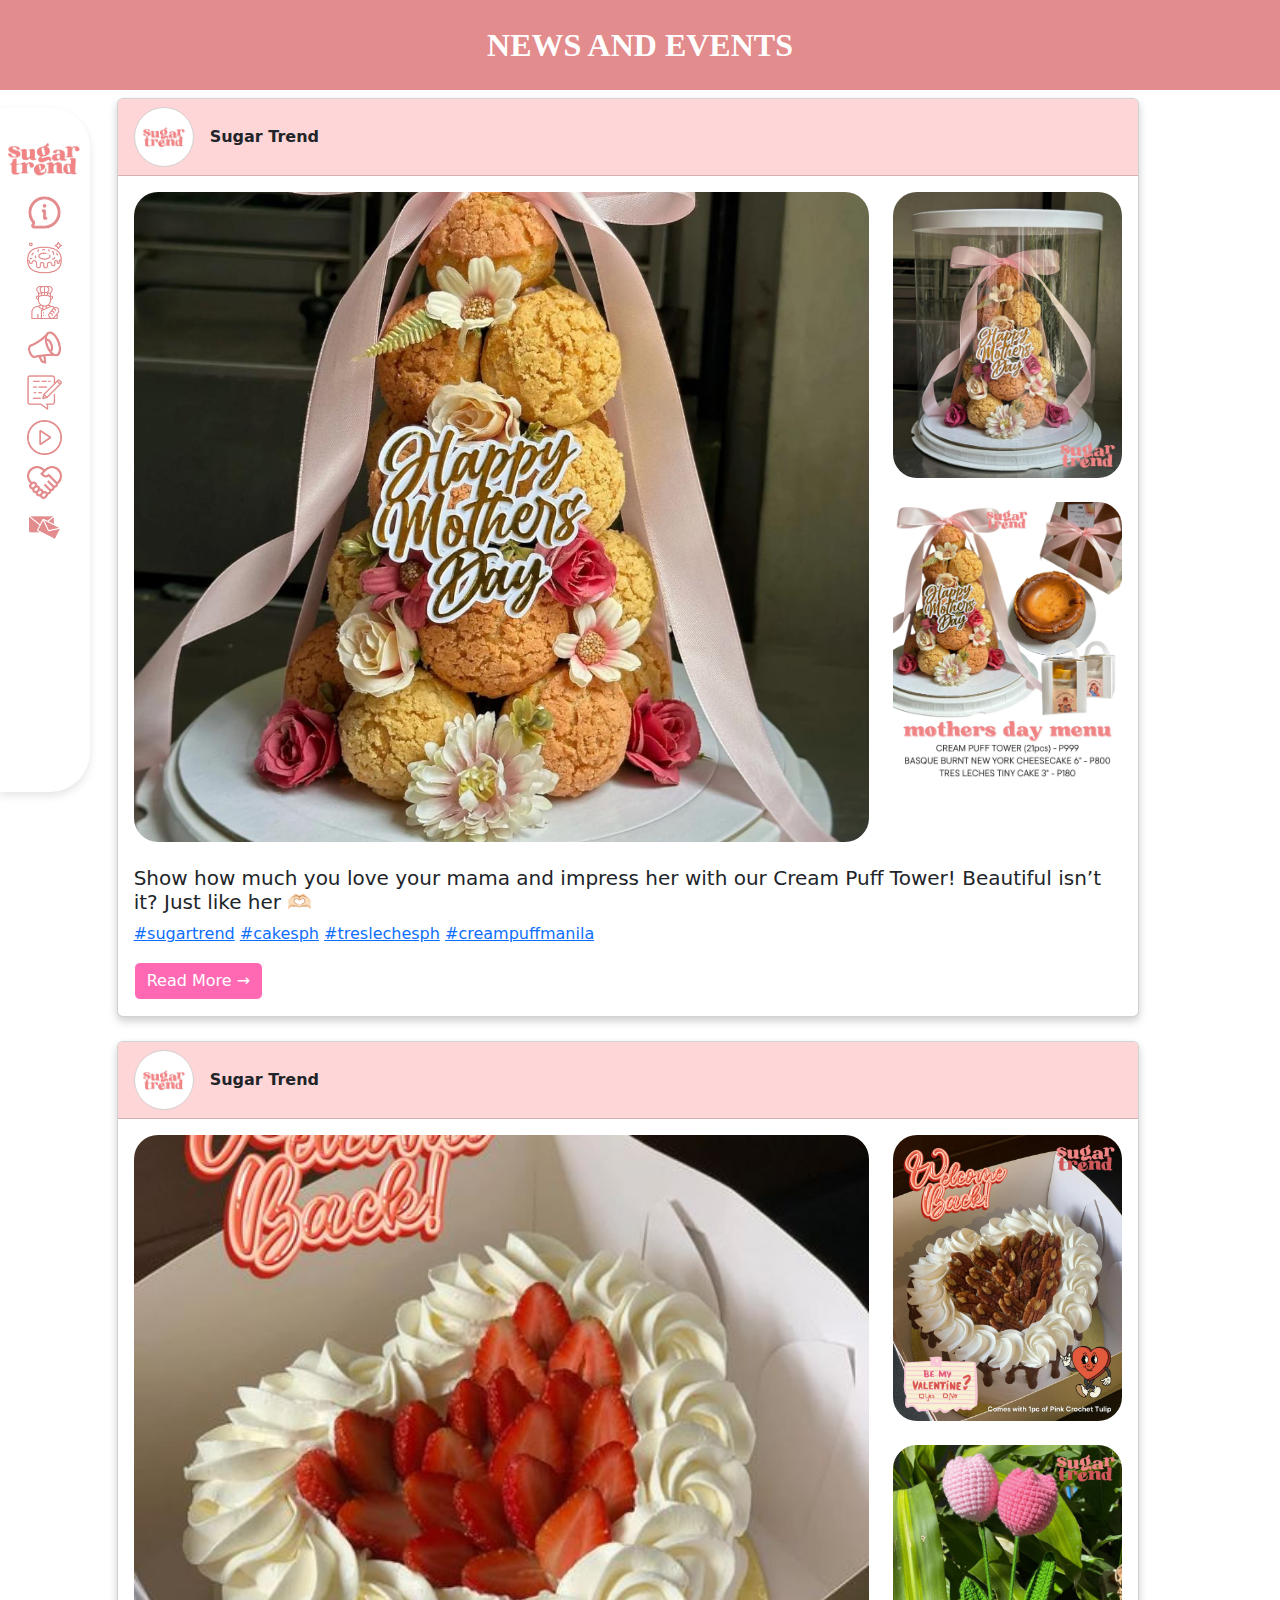
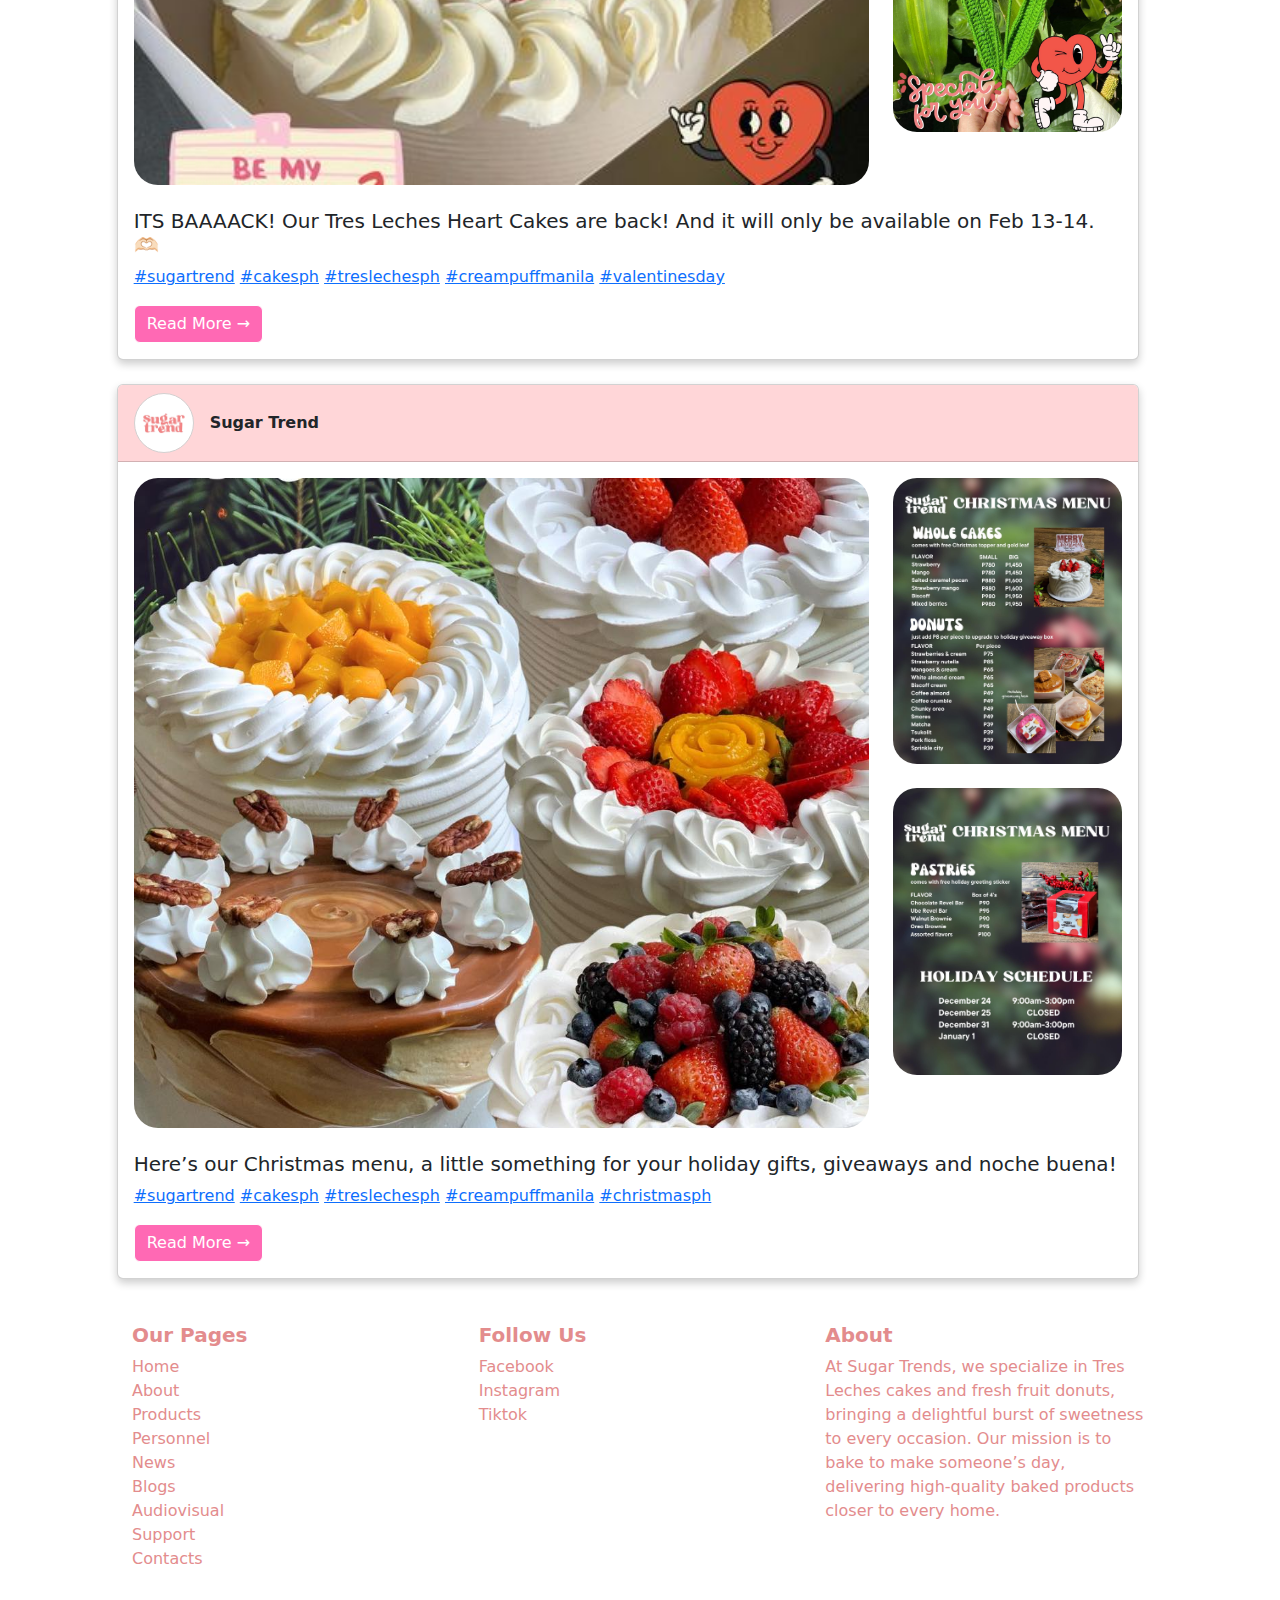
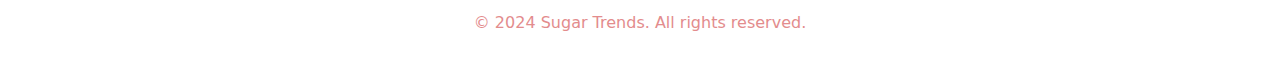
<file: EventsPage.html>
<!DOCTYPE html>
<html lang="en">
<head>
    <meta charset="UTF-8">
    <meta name="viewport" content="width=device-width, initial-scale=1.0">
    <link href="https://cdn.jsdelivr.net/npm/bootstrap@5.3.3/dist/css/bootstrap.min.css" rel="stylesheet" integrity="sha384-QWTKZyjpPEjISv5WaRU9OFeRpok6YctnYmDr5pNlyT2bRjXh0JMhjY6hW+ALEwIH" crossorigin="anonymous">
    <script type="text/javascript">window.$crisp=[];window.CRISP_WEBSITE_ID="0d52ee44-10f0-411f-b04b-bf5f036120aa";(function(){d=document;s=d.createElement("script");s.src="https://client.crisp.chat/l.js";s.async=1;d.getElementsByTagName("head")[0].appendChild(s);})();</script>
    <title>Events</title>
    <style>
        @keyframes moveUpDown {
            0%, 100% {
                transform: translateY(-50%);
            }
            50% {
                transform: translateY(-48%);
            }
        }
        .sidebar {
            height: 76vh; 
            width: 90px; 
            position: fixed; /*Alternative for "sticky"*/
            top: 50%; 
            background-color: rgba(255, 255, 255, 0.2); 
            border-right: 2px solid rgba(255, 255, 255, 0.2); 
            box-shadow: 0 4px 8px rgba(0,0,0,0.1); 
            padding: 20px; 
            z-index: 1000; 
            transform: translateY(-50%);
            animation: moveUpDown 3s infinite; 
            backdrop-filter: blur(10px); 
            border-bottom-right-radius: 40px; 
            border-top-right-radius: 40px; 
        }

        .sidebar-toggler {
            position: fixed; 
            top: 10px; 
            left: 10px; 
            background-color: #ff69b4; 
            color: white; 
            border: none;
            padding: 10px; 
            cursor: pointer; 
            border-radius: 50%; 
            z-index: 1001;
            box-shadow: 0 4px 8px rgba(0,0,0,0.1); 
        }

        .sidebar h2 {
            font-family: 'Cursive', sans-serif;
            color: #ff69b4; 
            margin-bottom: 20px; 
        }

        .sidebar .list-group-item {
            font-family: 'Cursive', sans-serif;
            font-size: 1em; 
            background-color: transparent;
            border: none;
            color: #d2691e; 
            padding: 5px;
            display: flex; 
            align-items: center; 
            justify-content: center; 
            transition: background-color 0.3s; 
        }

        .navbar {
            display: none;
            position: fixed;
            top: 0;
            left: 0;
            width: 100%;
            background-color: rgba(255, 255, 255, 0.2);
            border-bottom: 2px solid rgba(255, 255, 255, 0.2);
            box-shadow: 0 4px 8px rgba(0,0,0,0.1);
            z-index: 1000;
            padding: 10px 20px;
            backdrop-filter: blur(10px); 
        }

        .navbar .navbar-brand, .navbar-nav .nav-link {
            color: #E38C8D;
            font-family: 'Cursive', sans-serif;
            font-size: 1em;
        }
        .navbar .navbar-nav .nav-link {
            margin-right: 15px;
        }

        .logo {
            width: 100px;
            margin-top: 8px;
            margin-bottom: 8px;
        }

        .icon {
            width: 35px;
        }
        .maincontent{
            background-color: #fff;
        }
        .footer{
            background-color: #ff69b4;
        }
        h1{
            color: #f58287;
        }
        .main_item_img{
            width: 100%;
            object-fit:cover;
            object-position: center;
            max-height: 650px;
            border-radius: 24px;
        }
        .main_item_img_small{
            width: 100%;
            border-radius: 24px;
        }
        .profile_pic{
            height: 60px;
            width: 60px;
            object-fit: contain;
            background-color: #fff;
            border-radius: 50%;
            border: 1px solid rgb(211, 208, 208);

        }
        .btn{
            background-color: #ff69b4;
            --bs-btn-border-color: #fff;
            --bs-btn-hover-border-color: #fff;
            --bs-btn-hover-color: #fff;
            --bs-btn-hover-bg: #ec00ec ;
        }
        .list-group-item:hover{
            transform: scale(155%);
            margin-top: 15px;
            margin-bottom: 15px;
            transition: all ease-in-out 0.3s;
        }
        .custom-tooltip.tooltip > .tooltip-inner{
            background-color: rgb(242, 132, 132);
            color: white;
            padding: 10px;
            border: solid rgb(243, 190, 190) 2px;
        }
        .card-header{
            background-color: #ffd6d8;
        }
        .card{
            box-shadow: 0 4px 8px 0 rgba(0, 0, 0, 0.2);
        }
        .header {
            height: 10vh;
            background-color: #E38C8D; 
            color: white; 
            text-align: center;
            display: flex;
            align-items: center;
            justify-content: center;
        }
        
        .header h1 {
            margin: 0;
            font-size: 2rem;
        }

        footer{
            padding: 20px 120px;
        }
        @media (max-width: 686px) {
            .sidebar {
                display: none;
            }
            .navbar {
                display: block;
            }
            .banner{
                padding-top: 9vh;
            }
            .main_item_img_small{
            display: none;
            }
            .header {
            display: none;
            }
            footer{
                padding: 20px 40px;
                margin-top: 60px;
            }
        }
    </style>
</head>
<body style="margin:0">
    <nav class="sidebar show col-md-2">
        <div class="list-group list-group-flush">
            <a href="index.html" class="list-group-item list-group-item-action" data-bs-toggle="tooltip" data-bs-title="HOME" data-bs-placement="right">
                <img src="Assets/Logo.png" alt="" class="logo">
            </a>
            <a href="AboutPage.html" class="list-group-item list-group-item-action" data-bs-toggle="tooltip" data-bs-title="ABOUT US" data-bs-placement="right">
                <img src="Assets/About.png" alt="" class="icon">
            </a>
            <a href="ProductAndServicesPage.html" class="list-group-item list-group-item-action" data-bs-toggle="tooltip" data-bs-title="PRODUCTS" data-bs-placement="right">
                <img src="Assets/Products.png" alt="" class="icon">
            </a>
            <a href="PersonnelPage.html" class="list-group-item list-group-item-action" data-bs-toggle="tooltip" data-bs-title="PERSONNEL" data-bs-placement="right">
                <img src="Assets/Personnel.png" alt="" class="icon">
            </a>
            <a href="EventsPage.html" class="list-group-item list-group-item-action" data-bs-toggle="tooltip" data-bs-title="NEWS & EVENTS" data-bs-placement="right">
                <img src="Assets/News.png" alt="" class="icon">
            </a>
            <a href="BlogPage.html" class="list-group-item list-group-item-action" data-bs-toggle="tooltip" data-bs-title="BLOG" data-bs-placement="right">
                <img src="Assets/Blogs.png" alt="" class="icon">
            </a>
            <a href="CommercialPage.html" class="list-group-item list-group-item-action" data-bs-toggle="tooltip" data-bs-title="COMMERCIALS" data-bs-placement="right">
                <img src="Assets/AV.png" alt="" class="icon">
            </a>
            <a href="SupportPage.html" class="list-group-item list-group-item-action" data-bs-toggle="tooltip" data-bs-title="SUPPORT" data-bs-placement="right">
                <img src="Assets/Support.png" alt="" class="icon">
            </a>
            <a href="ContactPage.html" class="list-group-item list-group-item-action" data-bs-toggle="tooltip" data-bs-title="CONTACT US" data-bs-placement="right">
                <img src="Assets/Contacts.png" alt="" class="icon">
            </a>
        </div>
    </nav>
    <nav class="navbar navbar-expand-lg navbar-light bg-light">
    <div class="container-fluid">
        <a class="navbar-brand" href="index.html">
            <img src="Assets/Logo.png" alt="Logo" class="logo">
        </a>
        <button class="navbar-toggler" type="button" data-bs-toggle="collapse" data-bs-target="#navbarNav" aria-controls="navbarNav" aria-expanded="false" aria-label="Toggle navigation">
            <span class="navbar-toggler-icon"></span>
        </button>
        <div class="collapse navbar-collapse" id="navbarNav">
            <ul class="navbar-nav ms-auto">
                <li class="nav-item">
                    <a class="nav-link" href="AboutPage.html">About</a>
                </li>
                <li class="nav-item">
                    <a class="nav-link" href="ProductAndServicesPage.html">Products</a>
                </li>
                <li class="nav-item">
                    <a class="nav-link" href="PersonnelPage.html">Personnel</a>
                </li>
                <li class="nav-item">
                    <a class="nav-link" href="EventsPage.html">News & Events</a>
                </li>
                <li class="nav-item">
                    <a class="nav-link" href="BlogPage.html">Blogs</a>
                </li>
                <li class="nav-item">
                    <a class="nav-link" href="CommercialPage.html">Commercials</a>
                </li>
                <li class="nav-item">
                    <a class="nav-link" href="SupportPage.html">Support</a>
                </li>
                <li class="nav-item">
                    <a class="nav-link" href="ContactPage.html">Contacts</a>
                </li>
            </ul>
        </div>
    </div>
    </nav>

    <div class="banner container">
        
    </div>

    <div class="header sticky-top">
        <h1 class="text-center my-4" style="font-family: Tahoma;color: white;"><strong>NEWS AND EVENTS</strong></h1>
    </div>
    
    <div class="row maincontent container-fluid">
        <div class="col-md-10 offset-md-1">
            <!--ITEMS-->
            <div class="card my-2 mb-4">
                <h6 class="card-header d-flex align-items-center">
                    <img class='profile_pic me-3' src="Assets/Logo.png" alt="">
                    <strong>Sugar Trend</strong>
                </h6>
                <div class="card-body">
                    <div class="row">
                        <div class="col-12">
                            <div class="row">
                                <div class="col-md-9 col-12">
                                    <img class="main_item_img" src="Images/Cake_Event3.jpg" alt="">
                                </div>
                                <div class="col-3">
                                    <img class="main_item_img_small mb-4" src="Images/Cake_Event2.jpg" alt="">
                                    <img class="main_item_img_small" src="Images/Cake_Event1.jpg" alt="">
                                </div>
                            </div>
                        </div>
                        <div class="col-12 mt-4">
                            <h5 class="card-title">Show how much you love your mama and impress her with our Cream Puff Tower! Beautiful isn’t it? Just like her 🫶🏻</h5>
                            <p class="card-text">
                                <a href="#">#sugartrend</a> <a href="#">#cakesph</a> <a href="#">#treslechesph</a> <a href="#">#creampuffmanila</a>
                            </p>
                            <a href="https://web.facebook.com/sugartrendcakes/posts/pfbid0SiquBiXBnmFMebKYKC2mNKwi7jzd5dqazajYN6ShZwkv8MTz9R4Zb8JtyyEy7znFl" class="btn btn-primary btn_color">Read More →</a>
                        </div>
                    </div>
                </div>               
            </div>
            <!--ITEM-->

            <!--ITEM-->
            <div class="card my-2 mb-4">
                <h6 class="card-header d-flex align-items-center">
                    <img class='profile_pic me-3' src="Assets/Logo.png" alt="">
                    <strong>Sugar Trend</strong>
                </h6>
                <div class="card-body">
                    <div class="row">
                        <div class="col-12">
                            <div class="row">
                                <div class="col-md-9 col-12">
                                    <img class="main_item_img" src="Images/Cake_Event1_Valentine.jpg" alt="">
                                </div>
                                <div class="col-3">
                                    <img class="main_item_img_small mb-4" src="Images/Cake_Event2_Valentine.jpg" alt="">
                                    <img class="main_item_img_small" src="Images/Cake_Event3_Valentine.jpg" alt="">
                                </div>
                            </div>
                        </div>
                        <div class="col-12 mt-4">
                            <h5 class="card-title">ITS BAAAACK! Our Tres Leches Heart Cakes are back! And it will only be available on Feb 13-14. 🫶🏻</h5>
                            <p class="card-text">
                                <a href="#">#sugartrend</a> <a href="#">#cakesph</a> <a href="#">#treslechesph</a> <a href="#">#creampuffmanila</a> <a href="#">#valentinesday </a>
                            </p>
                            <a href="https://web.facebook.com/sugartrendcakes/posts/pfbid02d45YbmVWAMiRWuVNiYDjgqfA26vc1jrXR2V6VAC3T5skY86r9eYv66DJHrLRNvfzl" class="btn btn-primary">Read More →</a>
                        </div>
                    </div>
                </div>
            </div>
            <!--ITEM-->

            <!--ITEM-->
            <div class="card my-2 mb-4">
                <h6 class="card-header d-flex align-items-center">
                    <img class='profile_pic me-3' src="Assets/Logo.png" alt="">
                    <strong>Sugar Trend</strong>
                </h6>
                <div class="card-body">
                    <div class="row">
                        <div class="col-12">
                            <div class="row">
                                <div class="col-md-9 col-12">
                                    <img class="main_item_img" src="Images/Cake_Event1_Christmas.jpg" alt="">
                                </div>
                                <div class="col-3">
                                    <img class="main_item_img_small mb-4" src="Images/Cake_Event2_Christmas.jpg" alt="">
                                    <img class="main_item_img_small" src="Images/Cake_Event3_Christmas.jpg" alt="">
                                </div>
                            </div>
                        </div>
                        <div class="col-12 mt-4">
                            <h5 class="card-title">Here’s our Christmas menu, a little something for your holiday gifts, giveaways and noche buena!</h5>
                            <p class="card-text">
                                <a href="#">#sugartrend</a> <a href="#">#cakesph</a> <a href="#">#treslechesph</a> <a href="#">#creampuffmanila</a> <a href="#">#christmasph</a>
                            </p>
                            <a href="https://web.facebook.com/sugartrendcakes/posts/pfbid0Z5KSmWzn7MtdYVezLhKQka79Lty56qhaBWokhjNpj3wCbBr3VytPNknbQhBrsAp6l" class="btn btn-primary">Read More →</a>
                        </div>
                    </div>
                </div>
            </div>
            <!--ITEM-->















        </div>
    </div>

    <footer class="footer" style="background-color: #fff;color: #E38C8D;">
        <div class="container">
            <div class="row">
                <div class="col-md-4">
                    <h5><strong>Our Pages</strong></h5>
                    <ul class="list-unstyled">
                        <li><a href="HomePage.html" style="text-decoration: none;color: #E38C8D;">Home</a></li>
                        <li><a href="AboutPage.html" style="text-decoration: none;color: #E38C8D;">About</a></li>
                        <li><a href="ProductAndServicesPage.html" style="text-decoration: none;color: #E38C8D;">Products</a></li>
                        <li><a href="PersonnelPage.html" style="text-decoration: none;color: #E38C8D;">Personnel</a></li>
                        <li><a href="EventsPage.html" style="text-decoration: none;color: #E38C8D;">News</a></li>
                        <li><a href="BlogPage.html" style="text-decoration: none;color: #E38C8D;">Blogs</a></li>
                        <li><a href="CommercialPage.html" style="text-decoration: none;color: #E38C8D;">Audiovisual</a></li>
                        <li><a href="SupportPage.html" style="text-decoration: none;color: #E38C8D;">Support</a></li>
                        <li><a href="ContactPage.html" style="text-decoration: none;color: #E38C8D;">Contacts</a></li>
                    </ul>
                  </div>
                <div class="col-md-4">
                    <h5><strong>Follow Us</strong></h5>
                    <ul class="list-unstyled">
                      <li><a href="https://www.facebook.com/sugartrendcakes/" style="text-decoration: none;color: #E38C8D;">Facebook</a></li>
                      <li><a href="https://www.instagram.com/sugartrendcakes/" style="text-decoration: none;color: #E38C8D;">Instagram</a></li>
                      <li><a href="https://www.tiktok.com/@sugar.trend" style="text-decoration: none;color: #E38C8D;">Tiktok</a></li>
                  </ul>
                </div>
                <div class="col-md-4">
                    <h5><strong>About</strong></h5>
                    <p>At Sugar Trends, we specialize in Tres Leches cakes and fresh fruit donuts, bringing a delightful burst of sweetness to every occasion. Our mission is to bake to make someone’s day, delivering high-quality baked products closer to every home.</p>
                </div>
            </div>
            <div class="row mt-4">
                <div class="col-12 text-center">
                    <p>&copy; 2024 Sugar Trends. All rights reserved.</p>
                </div>
            </div>
        </div>
      </footer>

    <script src="https://cdn.jsdelivr.net/npm/bootstrap@5.3.3/dist/js/bootstrap.bundle.min.js" integrity="sha384-YvpcrYf0tY3lHB60NNkmXc5s9fDVZLESaAA55NDzOxhy9GkcIdslK1eN7N6jIeHz" crossorigin="anonymous"></script>
    <script>
        const tooltipTriggerList = document.querySelectorAll('[data-bs-toggle="tooltip"]');
        const tooltipList = [...tooltipTriggerList].map(tooltipTriggerEl => new bootstrap.Tooltip(tooltipTriggerEl,{
        'customClass': 'custom-tooltip'
      }));
    </script>
</body>
</html>
</file>
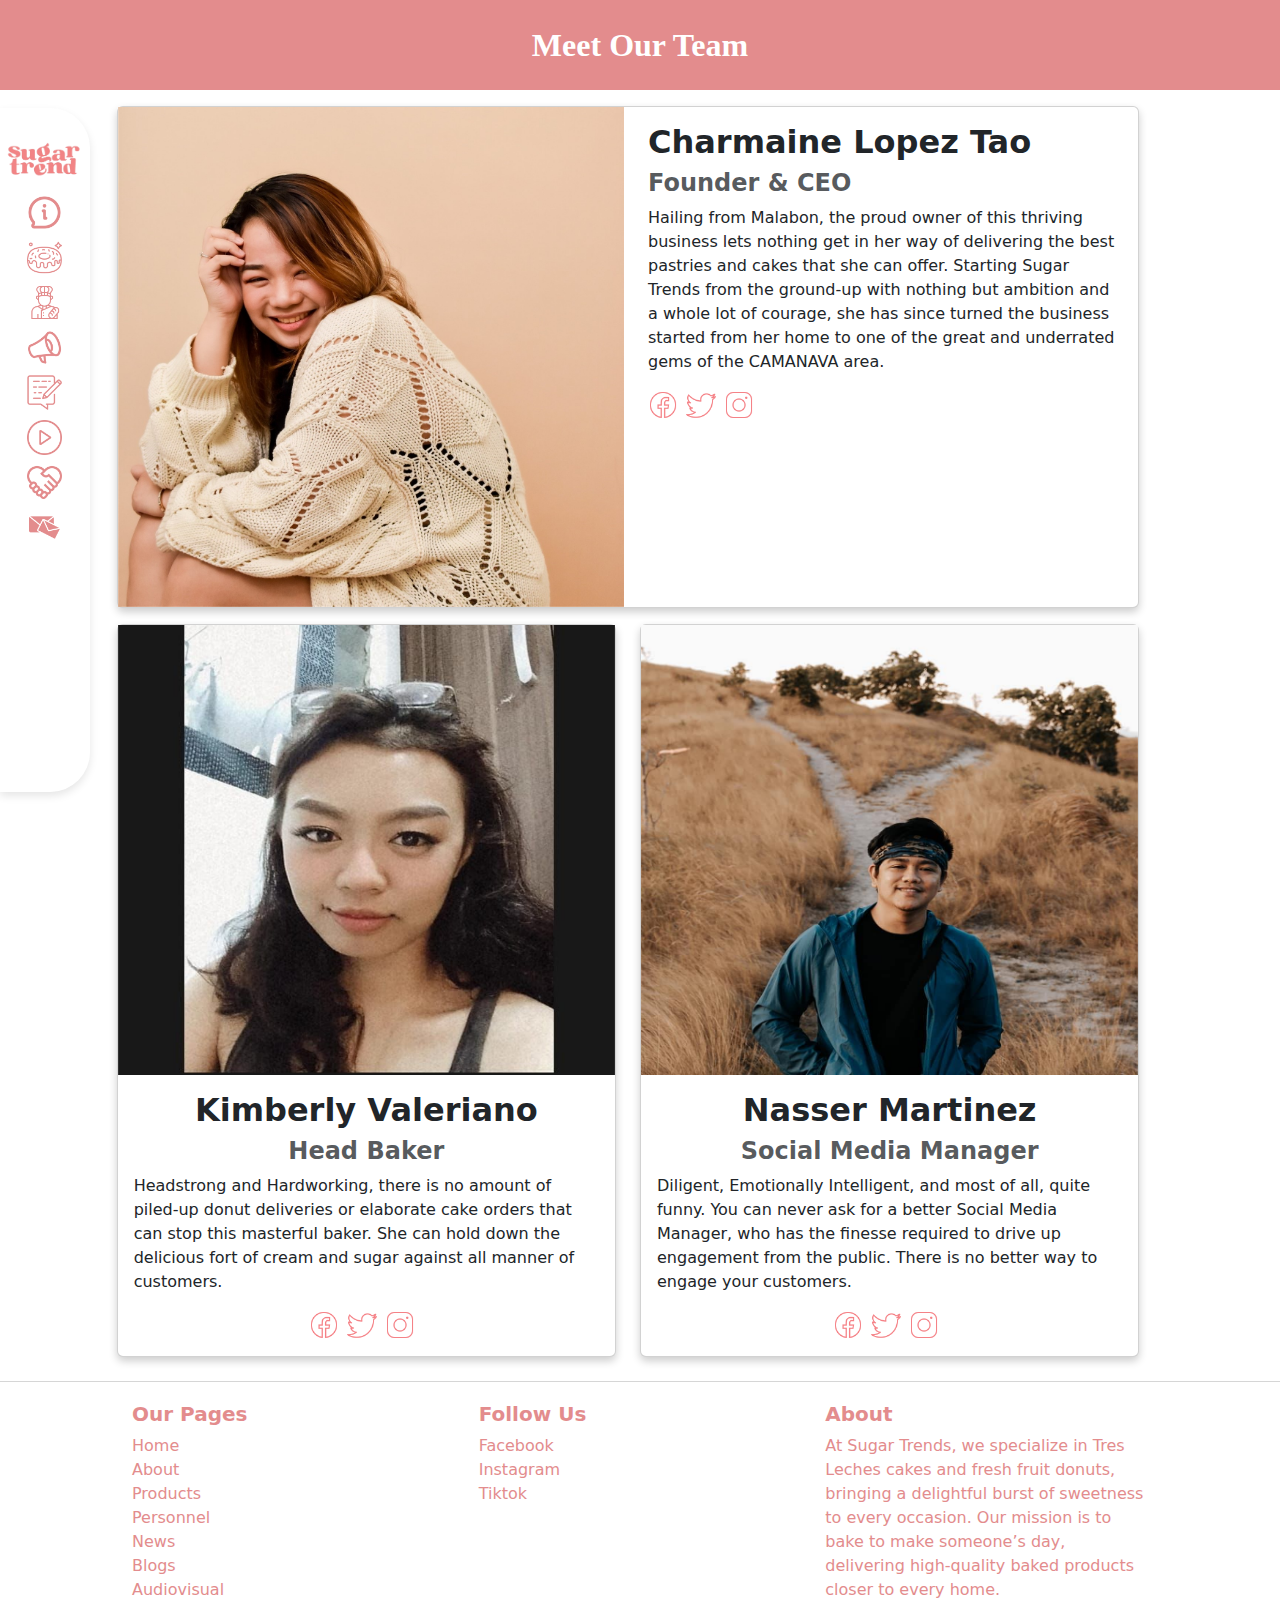
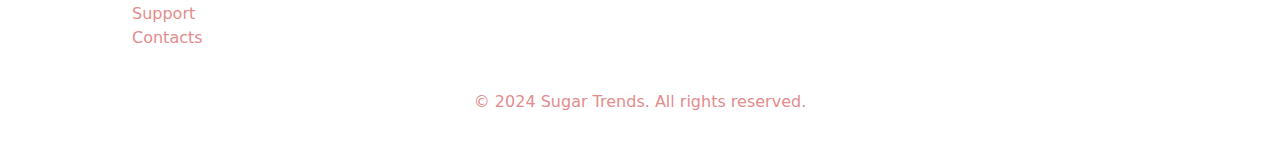
<file: PersonnelPage.html>
<!DOCTYPE html>
<html lang="en">
<head>
    <meta charset="UTF-8">
    <meta name="viewport" content="width=device-width, initial-scale=1.0">
    <link href="https://cdn.jsdelivr.net/npm/bootstrap@5.3.3/dist/css/bootstrap.min.css" rel="stylesheet" integrity="sha384-QWTKZyjpPEjISv5WaRU9OFeRpok6YctnYmDr5pNlyT2bRjXh0JMhjY6hW+ALEwIH" crossorigin="anonymous">
    <script type="text/javascript">window.$crisp=[];window.CRISP_WEBSITE_ID="0d52ee44-10f0-411f-b04b-bf5f036120aa";(function(){d=document;s=d.createElement("script");s.src="https://client.crisp.chat/l.js";s.async=1;d.getElementsByTagName("head")[0].appendChild(s);})();</script>
    <title>Personnel</title>
    <style>
        
        @keyframes moveUpDown {
            0%, 100% {
                transform: translateY(-50%);
            }
            50% {
                transform: translateY(-48%);
            }
        }
        .sidebar {
            height: 76vh; 
            width: 90px; 
            position: fixed; /*Alternative for "sticky"*/
            top: 50%; 
            background-color: rgba(255, 255, 255, 0.2); 
            border-right: 2px solid rgba(255, 255, 255, 0.2); 
            box-shadow: 0 4px 8px rgba(0,0,0,0.1); 
            padding: 20px; 
            z-index: 1000; 
            transform: translateY(-50%);
            animation: moveUpDown 3s infinite; 
            backdrop-filter: blur(10px); 
            border-bottom-right-radius: 40px; 
            border-top-right-radius: 40px; 
        }

        .sidebar-toggler {
            position: fixed; 
            top: 10px; 
            left: 10px; 
            background-color: #ff69b4; 
            color: white; 
            border: none;
            padding: 10px; 
            cursor: pointer; 
            border-radius: 50%; 
            z-index: 1001;
            box-shadow: 0 4px 8px rgba(0,0,0,0.1); 
        }

        .sidebar h2 {
            font-family: 'Cursive', sans-serif;
            color: #ff69b4; 
            margin-bottom: 20px; 
        }

        .sidebar .list-group-item {
            font-family: 'Cursive', sans-serif;
            font-size: 1em; 
            background-color: transparent;
            border: none;
            color: #d2691e; 
            padding: 5px;
            display: flex; 
            align-items: center; 
            justify-content: center; 
            transition: background-color 0.3s; 
        }

        .navbar {
            display: none;
            position: fixed;
            top: 0;
            left: 0;
            width: 100%;
            background-color: rgba(255, 255, 255, 0.2);
            border-bottom: 2px solid rgba(255, 255, 255, 0.2);
            box-shadow: 0 4px 8px rgba(0,0,0,0.1);
            z-index: 1000;
            padding: 10px 20px;
            backdrop-filter: blur(10px); 
        }

        .navbar .navbar-brand, .navbar-nav .nav-link {
            color: #E38C8D;
            font-family: 'Cursive', sans-serif;
            font-size: 1em;
        }
        .navbar .navbar-nav .nav-link {
            margin-right: 15px;
        }

        .logo {
            width: 100px;
            margin-top: 8px;
            margin-bottom: 8px;
        }

        .icon {
            width: 35px;
        }
        .maincontent{
            background-color: #fff;
        }
        h1{
            color: #f58287;
        }
        .profile_pic{
            height: 30px;
            width: 30px;
            object-fit: contain;
            background-color: #fff;
        }
        .btn{
            background-color: #ff69b4;
            --bs-btn-border-color: #fff;
            --bs-btn-hover-border-color: #fff;
            --bs-btn-hover-color: #fff;
            --bs-btn-hover-bg: #ec00ec ;
        }
        .list-group-item:hover{
            transform: scale(155%);
            margin-top: 15px;
            margin-bottom: 15px;
            transition: all ease-in-out 0.3s;
        }
        .custom-tooltip.tooltip > .tooltip-inner{
            background-color: rgb(242, 132, 132);
            color: white;
            padding: 10px;
            border: solid rgb(243, 190, 190) 2px;
        }
        .card-header{
            background-color: #ffd6d8;
        }
        .card{
            box-shadow: 0 4px 8px 0 rgba(0, 0, 0, 0.2);
        }
        .img-fluid{
            height: 500px;
            
        }

        .header {
    height: 10vh;
    background-color: #E38C8D; 
    color: white; 
    text-align: center;
    display: flex;
    align-items: center;
    justify-content: center;
    z-index: 100;
  }
  
  .header h1 {
    margin: 0;
    font-size: 12px;
  }
        footer{
            padding: 20px 120px;
            border-top: 1px solid rgb(214, 214, 214);
        }
        .founder_img{
            height: 500px;
        }
        .header {
            height: 10vh;
            background-color: #E38C8D; 
            color: white; 
            text-align: center;
            display: flex;
            align-items: center;
            justify-content: center;
        }
        
        .header h1 {
            margin: 0;
            font-size: 2rem;
        }

        footer{
    padding: 20px 120px;
}
        
        @media (max-width: 686px) {
            .sidebar {
                display: none;
            }
            .navbar {
                display: block;
            }
            .banner{
                padding-top: 9vh;
            }
            .img-fluid{
            height: 500px;
            }
            .card-body{
                display: flex;
                flex-direction: column;
                align-items: center;
            }
            .card-text{
                text-align: justify;
            }
            footer{
                padding: 20px 40px;
                margin-top: 60px;
            }
            .founder_img{
                height: 300px;
            }
            .header {
            display: none;
            }
        }
    </style>
</head>
<body style="margin:0">
    <nav class="sidebar show col-md-2">
        <div class="list-group list-group-flush">
            <a href="index.html" class="list-group-item list-group-item-action" data-bs-toggle="tooltip" data-bs-title="HOME" data-bs-placement="right">
                <img src="Assets/Logo.png" alt="" class="logo">
            </a>
            <a href="AboutPage.html" class="list-group-item list-group-item-action" data-bs-toggle="tooltip" data-bs-title="ABOUT US" data-bs-placement="right">
                <img src="Assets/About.png" alt="" class="icon">
            </a>
            <a href="ProductAndServicesPage.html" class="list-group-item list-group-item-action" data-bs-toggle="tooltip" data-bs-title="PRODUCTS" data-bs-placement="right">
                <img src="Assets/Products.png" alt="" class="icon">
            </a>
            <a href="PersonnelPage.html" class="list-group-item list-group-item-action" data-bs-toggle="tooltip" data-bs-title="PERSONNEL" data-bs-placement="right">
                <img src="Assets/Personnel.png" alt="" class="icon">
            </a>
            <a href="EventsPage.html" class="list-group-item list-group-item-action" data-bs-toggle="tooltip" data-bs-title="NEWS & EVENTS" data-bs-placement="right">
                <img src="Assets/News.png" alt="" class="icon">
            </a>
            <a href="BlogPage.html" class="list-group-item list-group-item-action" data-bs-toggle="tooltip" data-bs-title="BLOG" data-bs-placement="right">
                <img src="Assets/Blogs.png" alt="" class="icon">
            </a>
            <a href="CommercialPage.html" class="list-group-item list-group-item-action" data-bs-toggle="tooltip" data-bs-title="COMMERCIALS" data-bs-placement="right">
                <img src="Assets/AV.png" alt="" class="icon">
            </a>
            <a href="SupportPage.html" class="list-group-item list-group-item-action" data-bs-toggle="tooltip" data-bs-title="SUPPORT" data-bs-placement="right">
                <img src="Assets/Support.png" alt="" class="icon">
            </a>
            <a href="ContactPage.html" class="list-group-item list-group-item-action" data-bs-toggle="tooltip" data-bs-title="CONTACT US" data-bs-placement="right">
                <img src="Assets/Contacts.png" alt="" class="icon">
            </a>
        </div>
    </nav>
    <nav class="navbar navbar-expand-lg navbar-light bg-light">
    <div class="container-fluid">
        <a class="navbar-brand" href="index.html">
            <img src="Assets/Logo.png" alt="Logo" class="logo">
        </a>
        <button class="navbar-toggler" type="button" data-bs-toggle="collapse" data-bs-target="#navbarNav" aria-controls="navbarNav" aria-expanded="false" aria-label="Toggle navigation">
            <span class="navbar-toggler-icon"></span>
        </button>
        <div class="collapse navbar-collapse" id="navbarNav">
            <ul class="navbar-nav ms-auto">
                <li class="nav-item">
                    <a class="nav-link" href="AboutPage.html">About</a>
                </li>
                <li class="nav-item">
                    <a class="nav-link" href="ProductAndServicesPage.html">Products</a>
                </li>
                <li class="nav-item">
                    <a class="nav-link" href="PersonnelPage.html">Personnel</a>
                </li>
                <li class="nav-item">
                    <a class="nav-link" href="EventsPage.html">News & Events</a>
                </li>
                <li class="nav-item">
                    <a class="nav-link" href="BlogPage.html">Blogs</a>
                </li>
                <li class="nav-item">
                    <a class="nav-link" href="CommercialPage.html">Commercials</a>
                </li>
                <li class="nav-item">
                    <a class="nav-link" href="SupportPage.html">Support</a>
                </li>
                <li class="nav-item">
                    <a class="nav-link" href="ContactPage.html">Contacts</a>
                </li>
            </ul>
        </div>
    </div>
    </nav>
    
    <div class="header sticky-top">
        <h1 class="text-center my-4" style="font-family: Tahoma;color: white;"><strong>Meet Our Team</strong></h1>
    </div>
    <div class="row maincontent container-fluid">
        <div class="col-md-10 offset-md-1">
            <!--Big Blog-->
            <div class="card my-3">
                <div class="row g-2">
                  <div class="col-md-6">
                    <div id="carouselExampleSlidesOnly" class="carousel slide" data-bs-ride="carousel">
                        <div class="carousel-inner">
                          <div class="carousel-item active">
                            <img src="Assets/Charm.jpg" class="founder_img d-block w-100" alt="...">
                          </div>
                          <div class="carousel-item">
                            <img src="Assets/charm3.jpg" class="founder_img d-block w-100" alt="...">
                          </div>
                        </div>
                    </div>
                  </div>
                  <div class="col-md-6">
                    <div class="card-body">
                        <h2 class="card-title"><strong>Charmaine Lopez Tao</strong></h2>
                        <h4 class="card-title text-body-secondary"><strong>Founder & CEO</strong></h4>
                        <p class="card-text">Hailing from Malabon, the proud owner of this thriving business lets nothing get in her way of delivering the best pastries and cakes that she can offer. Starting Sugar Trends from the ground-up with nothing but ambition and a whole lot of courage, she has since turned the business started from her home to one of the great and underrated gems of the CAMANAVA area.</p>
                        <div class="d-flex">
                            <a href="#" class="me-2">
                                <img src="Images/icons8-facebook-50.png" class="profile_pic" alt="">
                            </a>
                            <a href="#" class="me-2">
                                <img src="Images/icons8-twitter-50.png" class="profile_pic" alt="">
                            </a>
                            <a href="#" class="me-2">
                                <img src="Images/icons8-insta-50.png" class="profile_pic" alt="">
                            </a>
                        </div>
                    </div>
                  </div>
                </div>
              </div>
              <!--Big Blog-->
            
              <div class="row mb-4">
                <div class="col-md-6">
                    <div class="card">
                        <div id="carouselExampleSlidesOnly" class="carousel slide" data-bs-ride="carousel">
                            <div class="carousel-inner">
                              <div class="carousel-item active">
                                <img src="Assets/Kim.jpg" style="height: 450px;" class="d-block w-100" alt="...">
                              </div>
                              <div class="carousel-item">
                                <img src="Assets/kim2.jpg" style="height: 450px;" class="d-block w-100" alt="...">
                              </div>
                              <div class="carousel-item">
                                <img src="Assets/kim3.jpg" style="height: 450px;" class="d-block w-100" alt="...">
                              </div>
                            </div>
                        </div>
                        <div class="card-body d-flex flex-column align-items-center">
                            <h2 class="card-title"><strong>Kimberly Valeriano</strong></h2>
                            <h4 class="card-title text-body-secondary"><strong>Head Baker</strong></h4>
                            <p class="card-text">Headstrong and Hardworking, there is no amount of piled-up donut deliveries or elaborate cake orders that can stop this masterful baker. She can hold down the delicious fort of cream and sugar against all manner of customers.</p>
                            <div class="d-flex">
                                <a href="#" class="me-2">
                                    <img src="Images/icons8-facebook-50.png" class="profile_pic" alt="">
                                </a>
                                <a href="#" class="me-2">
                                    <img src="Images/icons8-twitter-50.png" class="profile_pic" alt="">
                                </a>
                                <a href="#" class="me-2">
                                    <img src="Images/icons8-insta-50.png" class="profile_pic" alt="">
                                </a>
                            </div>
                        </div>
                    </div>
                </div>
                <div class="col-md-6">
                    <div class="card">
                        <div id="carouselExampleSlidesOnly" class="carousel slide" data-bs-ride="carousel">
                            <div class="carousel-inner">
                              <div class="carousel-item active">
                                <img src="Assets/Nasser.jpg" style="height: 450px;" class="d-block w-100" alt="...">
                              </div>
                              <div class="carousel-item">
                                <img src="Assets/nasser2.jpg" style="height: 450px;" class="d-block w-100" alt="...">
                              </div>
                            </div>
                        </div>
                        <div class="card-body d-flex flex-column align-items-center">
                            <h2 class="card-title"><strong>Nasser Martinez</strong></h2>
                            <h4 class="card-title text-body-secondary"><strong>Social Media Manager</strong></h4>
                            <p class="card-text">Diligent, Emotionally Intelligent, and most of all, quite funny. You can never ask for a better Social Media Manager, who has the finesse required to drive up engagement from the public. There is no better way to engage your customers.</p>
                            <div class="d-flex">
                                <a href="#" class="me-2">
                                    <img src="Images/icons8-facebook-50.png" class="profile_pic" alt="">
                                </a>
                                <a href="#" class="me-2">
                                    <img src="Images/icons8-twitter-50.png" class="profile_pic" alt="">
                                </a>
                                <a href="#" class="me-2">
                                    <img src="Images/icons8-insta-50.png" class="profile_pic" alt="">
                                </a>
                            </div>
                        </div>
                    </div>
                </div>
              </div>
        </div>
    </div>

    <footer class="footer" style="background-color: #fff;color: #E38C8D;">
        <div class="container">
            <div class="row">
                <div class="col-md-4">
                    <h5><strong>Our Pages</strong></h5>
                    <ul class="list-unstyled">
                        <li><a href="HomePage.html" style="text-decoration: none;color: #E38C8D;">Home</a></li>
                        <li><a href="AboutPage.html" style="text-decoration: none;color: #E38C8D;">About</a></li>
                        <li><a href="ProductAndServicesPage.html" style="text-decoration: none;color: #E38C8D;">Products</a></li>
                        <li><a href="PersonnelPage.html" style="text-decoration: none;color: #E38C8D;">Personnel</a></li>
                        <li><a href="EventsPage.html" style="text-decoration: none;color: #E38C8D;">News</a></li>
                        <li><a href="BlogPage.html" style="text-decoration: none;color: #E38C8D;">Blogs</a></li>
                        <li><a href="CommercialPage.html" style="text-decoration: none;color: #E38C8D;">Audiovisual</a></li>
                        <li><a href="SupportPage.html" style="text-decoration: none;color: #E38C8D;">Support</a></li>
                        <li><a href="ContactPage.html" style="text-decoration: none;color: #E38C8D;">Contacts</a></li>
                    </ul>
                  </div>
                <div class="col-md-4">
                    <h5><strong>Follow Us</strong></h5>
                    <ul class="list-unstyled">
                      <li><a href="https://www.facebook.com/sugartrendcakes/" style="text-decoration: none;color: #E38C8D;">Facebook</a></li>
                      <li><a href="https://www.instagram.com/sugartrendcakes/" style="text-decoration: none;color: #E38C8D;">Instagram</a></li>
                      <li><a href="https://www.tiktok.com/@sugar.trend" style="text-decoration: none;color: #E38C8D;">Tiktok</a></li>
                  </ul>
                </div>
                <div class="col-md-4">
                    <h5><strong>About</strong></h5>
                    <p>At Sugar Trends, we specialize in Tres Leches cakes and fresh fruit donuts, bringing a delightful burst of sweetness to every occasion. Our mission is to bake to make someone’s day, delivering high-quality baked products closer to every home.</p>
                </div>
            </div>
            <div class="row mt-4">
                <div class="col-12 text-center">
                    <p>&copy; 2024 Sugar Trends. All rights reserved.</p>
                </div>
            </div>
        </div>
      </footer>
        
    <script src="https://cdn.jsdelivr.net/npm/bootstrap@5.3.3/dist/js/bootstrap.bundle.min.js" integrity="sha384-YvpcrYf0tY3lHB60NNkmXc5s9fDVZLESaAA55NDzOxhy9GkcIdslK1eN7N6jIeHz" crossorigin="anonymous"></script>
    <script>
        const tooltipTriggerList = document.querySelectorAll('[data-bs-toggle="tooltip"]');
        const tooltipList = [...tooltipTriggerList].map(tooltipTriggerEl => new bootstrap.Tooltip(tooltipTriggerEl,{
        'customClass': 'custom-tooltip'
      }));
    </script>
</body>
</html>
</file>
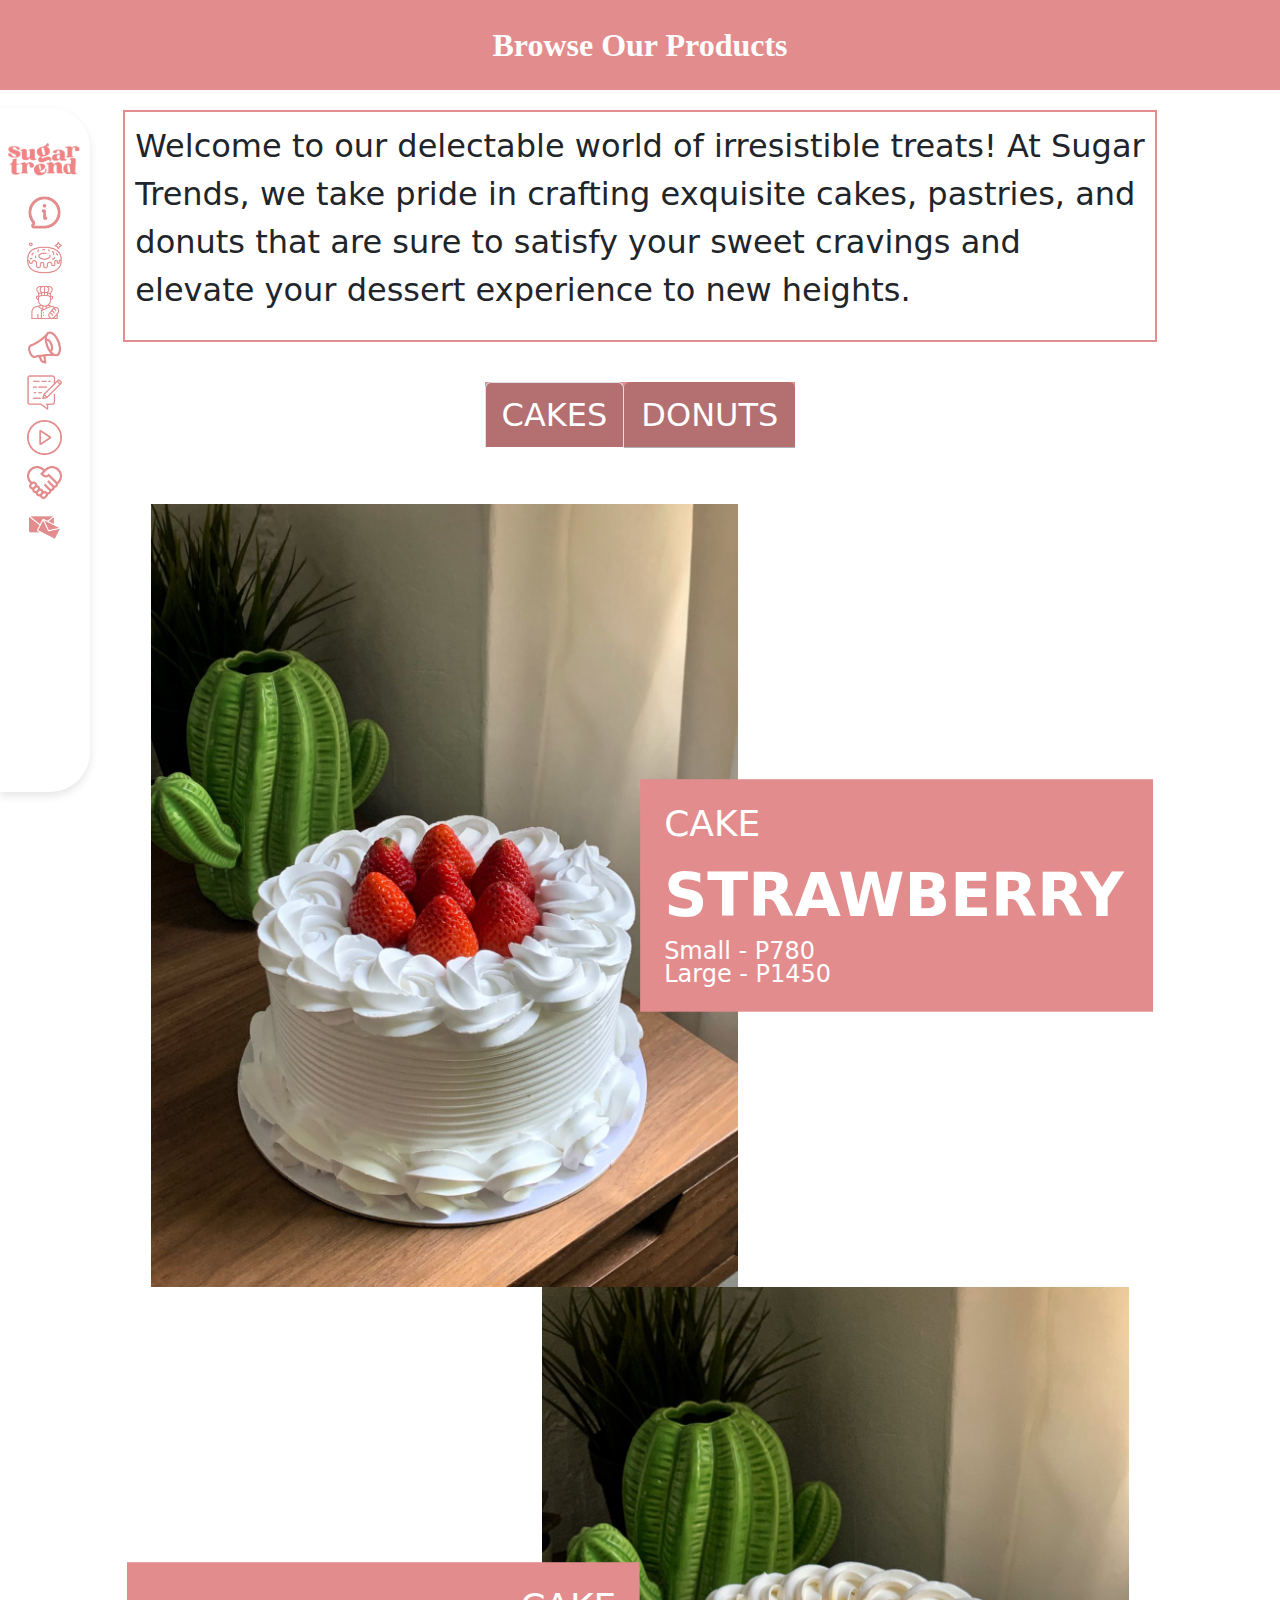
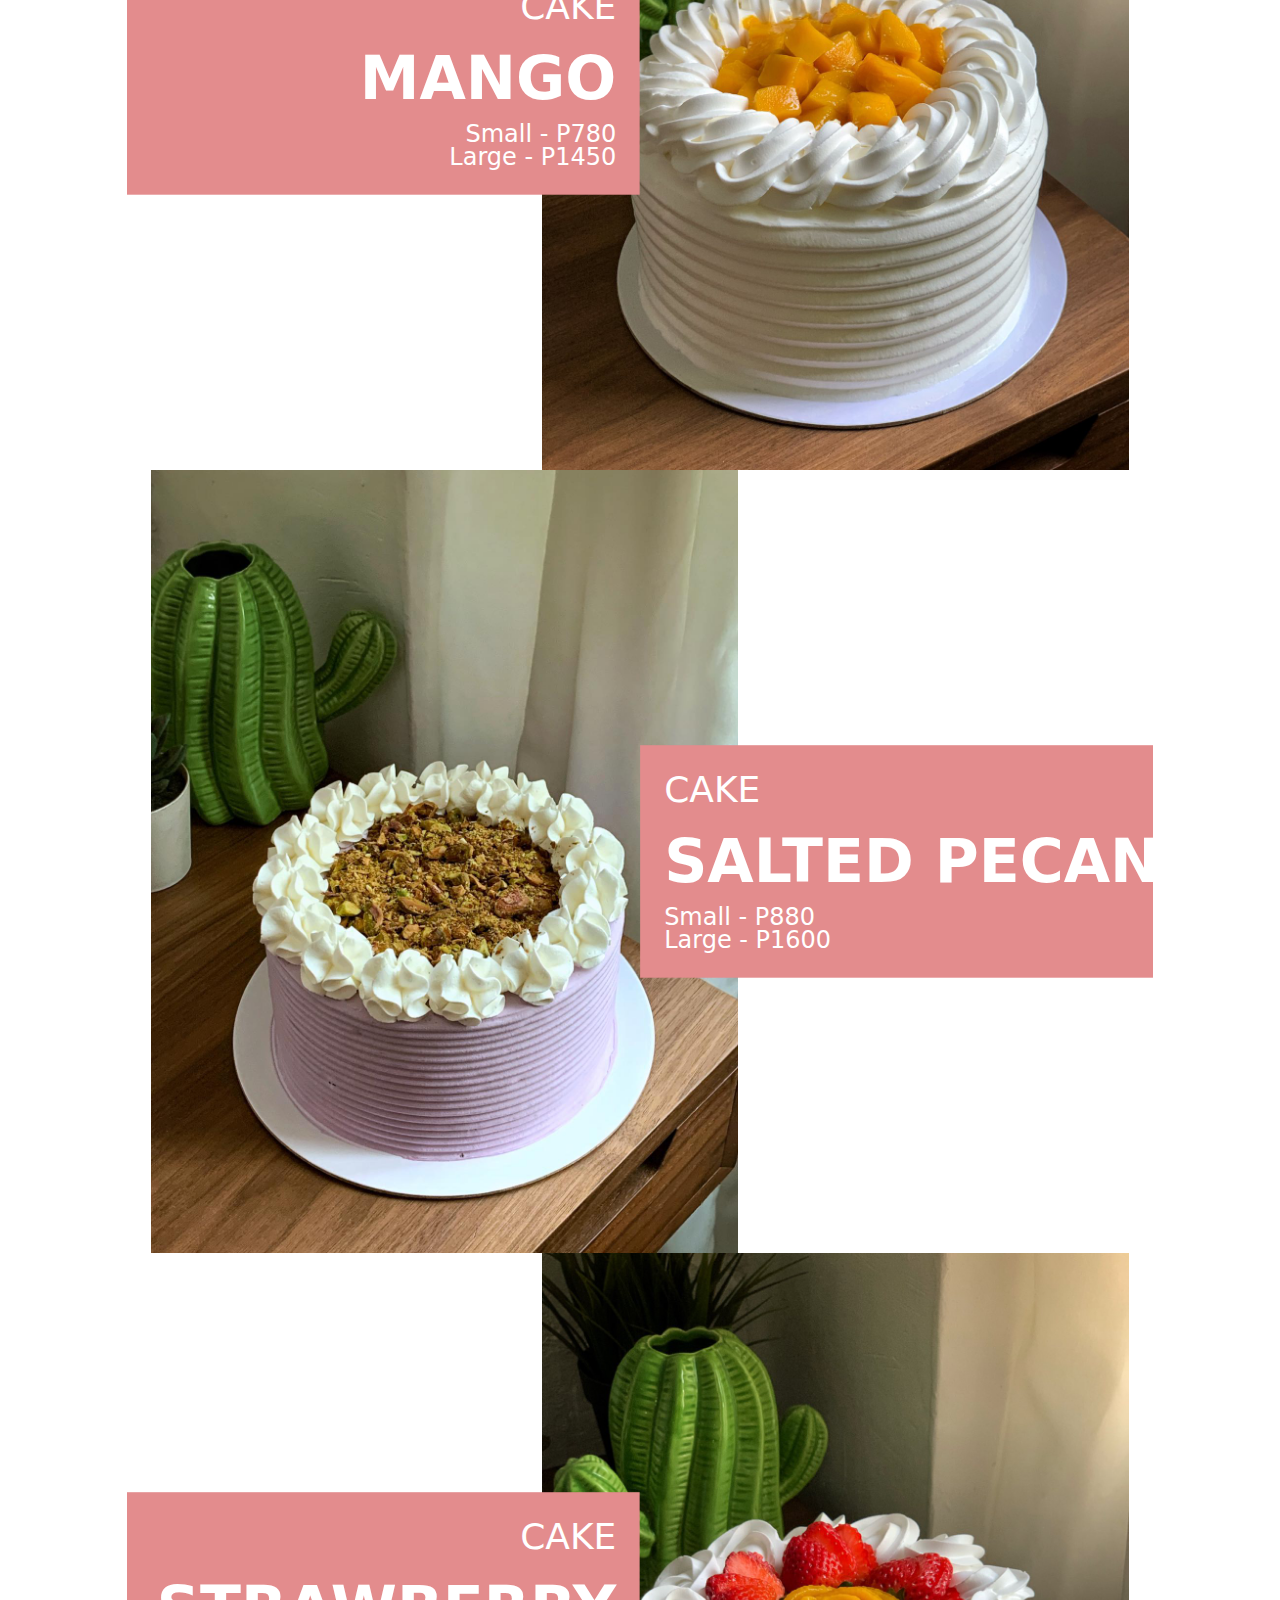
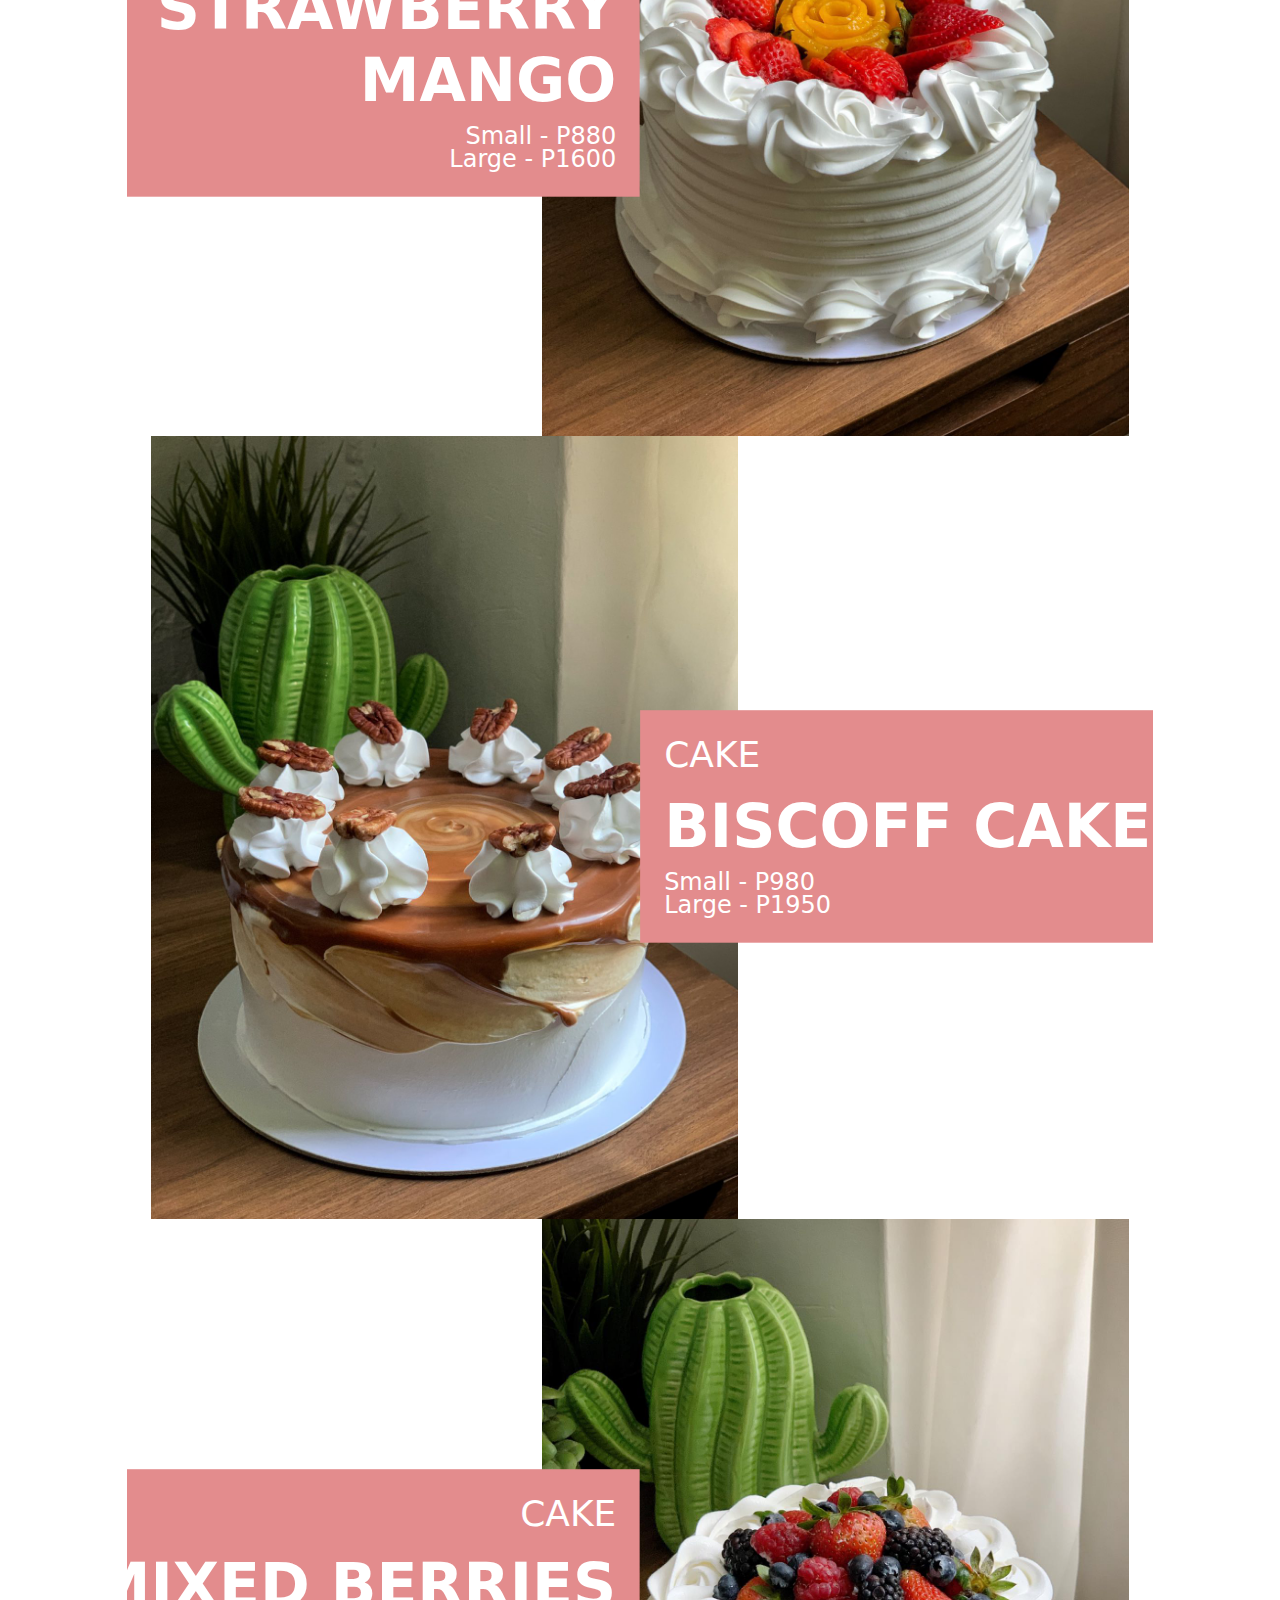
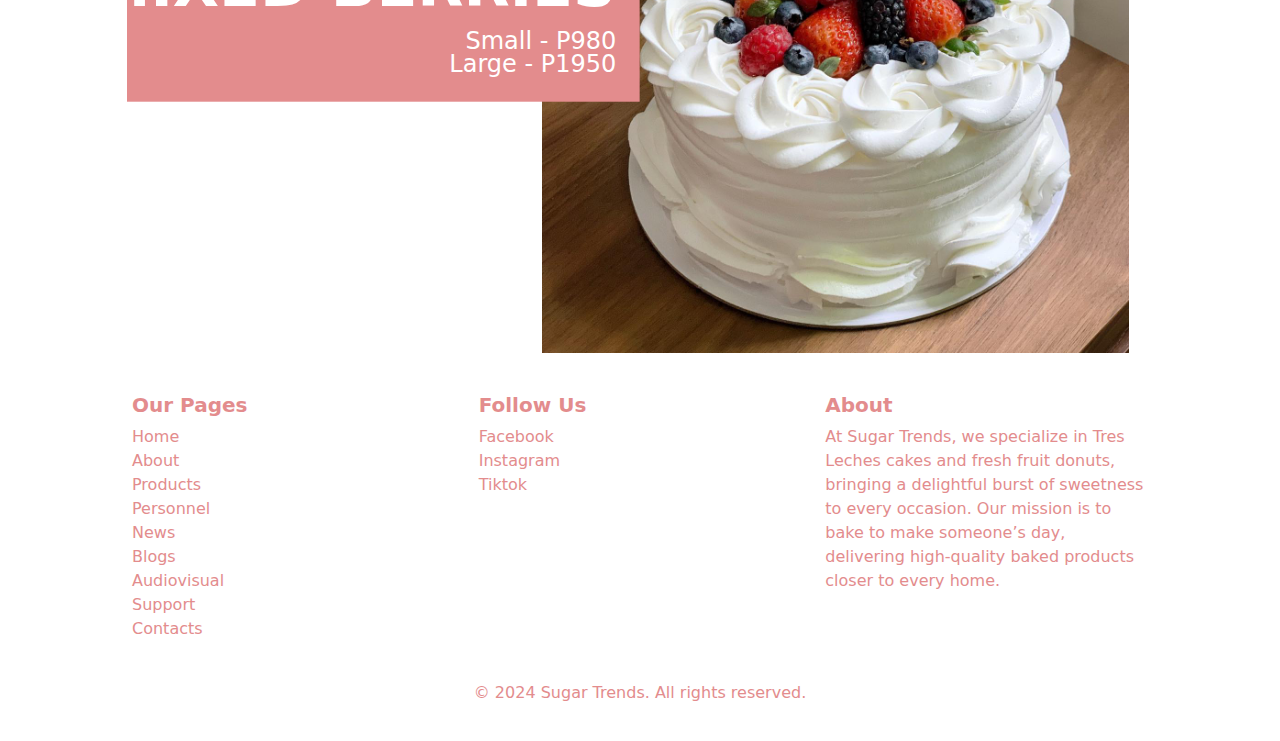
<file: ProductAndServicesPage.html>
<!DOCTYPE html>
<html lang="en">
<head>
    <meta charset="UTF-8">
    <meta name="viewport" content="width=device-width, initial-scale=1.0">
    <link href="https://cdn.jsdelivr.net/npm/bootstrap@5.3.3/dist/css/bootstrap.min.css" rel="stylesheet" integrity="sha384-QWTKZyjpPEjISv5WaRU9OFeRpok6YctnYmDr5pNlyT2bRjXh0JMhjY6hW+ALEwIH" crossorigin="anonymous">
    <script type="text/javascript">window.$crisp=[];window.CRISP_WEBSITE_ID="0d52ee44-10f0-411f-b04b-bf5f036120aa";(function(){d=document;s=d.createElement("script");s.src="https://client.crisp.chat/l.js";s.async=1;d.getElementsByTagName("head")[0].appendChild(s);})();</script>

    <title>Products and Services</title>
    <style>

@import url('https://fonts.googleapis.com/css2?family=Poppins:wght@400;600&display=swap');

    @keyframes moveUpDown {
        0%, 100% {
            transform: translateY(-50%);
        }
        50% {
            transform: translateY(-48%);
        }
    }
    .sidebar {
        height: 76vh; 
        width: 90px; 
        position: fixed; /*Alternative for "sticky"*/
        top: 50%; 
        background-color: rgba(255, 255, 255, 0.2); 
        border-right: 2px solid rgba(255, 255, 255, 0.2); 
        box-shadow: 0 4px 8px rgba(0,0,0,0.1); 
        padding: 20px; 
        z-index: 1000; 
        transform: translateY(-50%);
        animation: moveUpDown 3s infinite; 
        backdrop-filter: blur(10px); 
        border-bottom-right-radius: 40px; 
        border-top-right-radius: 40px; 
    }

    .sidebar-toggler {
        position: fixed; 
        top: 10px; 
        left: 10px; 
        background-color: #ff69b4; 
        color: white; 
        border: none;
        padding: 10px; 
        cursor: pointer; 
        border-radius: 50%; 
        z-index: 1001;
        box-shadow: 0 4px 8px rgba(0,0,0,0.1); 
    }

    .sidebar h2 {
        font-family: 'Cursive', sans-serif;
        color: #ff69b4; 
        margin-bottom: 20px; 
    }

    .sidebar .list-group-item {
        font-family: 'Cursive', sans-serif;
        font-size: 1em; 
        background-color: transparent;
        border: none;
        color: #d2691e; 
        padding: 5px;
        display: flex; 
        align-items: center; 
        justify-content: center; 
        transition: background-color 0.3s; 
    }

    .navbar {
        display: none;
        position: fixed;
        top: 0;
        left: 0;
        width: 100%;
        background-color: rgba(255, 255, 255, 0.2);
        border-bottom: 2px solid rgba(255, 255, 255, 0.2);
        box-shadow: 0 4px 8px rgba(0,0,0,0.1);
        z-index: 1000;
        padding: 10px 20px;
        backdrop-filter: blur(10px); 
    }

    .navbar .navbar-brand, .navbar-nav .nav-link {
        color: #E38C8D;
        font-family: 'Cursive', sans-serif;
        font-size: 1em;
    }
    .navbar .navbar-nav .nav-link {
        margin-right: 15px;
    }

    .logo {
        width: 100px;
        margin-top: 8px;
        margin-bottom: 8px;
    }

    .icon {
        width: 35px;
    }
    .banner{
        background-color: #ff69b4;
    }
    body{
        font-size: "Poppins";
    }
    .maincontent{
        background-color: #fff;
    }
    .maincontent0{
        font-size: 24px;
        text-align: center;
    }
    footer{
    padding: 20px 120px;
}
    .main_item_img{
        width: 100%;
        object-fit:cover;
        object-position: center;
        max-height: 650px;
    }
    .main_item_img_small{
        width: 100%;
    }

    .custom-tooltip.tooltip > .tooltip-inner{
            background-color: rgb(242, 132, 132);
            color: white;
            padding: 10px;
            border: solid rgb(181, 75, 75) 3px;
        }

    .list-group-item:hover{
            transform: scale(155%);
            margin-top: 15px;
            margin-bottom: 15px;
            transition: all ease-in-out 0.3s;
    }

    .productimageBIG{
        width: 60%;
    }
    .card{
        background-color: rgba(0, 0, 0, 0.259);
        width: 40%;
        border: unset;
        color: white;
        transform: scale(150%);
    }
    .nav-tabs .nav-link{
        font-size: 2rem;
        background-color: rgba(0, 0, 0, 0.203)!important;
    }

    .header {
            height: 10vh;
            background-color: #E38C8D; 
            color: white; 
            text-align: center;
            display: flex;
            align-items: center;
            justify-content: center;
        }
        
        .header h1 {
            margin: 0;
            font-size: 2rem;
        }

    @media (max-width: 686px) {
        .sidebar {
            display: none;
        }
        .navbar {
            display: block;
        }
        .banner{
            padding-top: 10vh;
        }
        .main_item_img_small{
        display: none;
        }
        .productimageBIG{
        width: 100%;
        }
        .card{
        width: 100%;
        transform: unset;
        text-align: start!important;
        margin-bottom: 40px;
        }
    }

</style>
</head>
<body>
    <nav class="sidebar show col-md-2">
        <div class="list-group list-group-flush">
            <a href="index.html" class="list-group-item list-group-item-action" data-bs-toggle="tooltip" data-bs-title="HOME" data-bs-placement="right">
                <img src="Assets/Logo.png" alt="" class="logo">
            </a>
            <a href="AboutPage.html" class="list-group-item list-group-item-action" data-bs-toggle="tooltip" data-bs-title="ABOUT US" data-bs-placement="right">
                <img src="Assets/About.png" alt="" class="icon">
            </a>
            <a href="ProductAndServicesPage.html" class="list-group-item list-group-item-action" data-bs-toggle="tooltip" data-bs-title="PRODUCTS" data-bs-placement="right">
                <img src="Assets/Products.png" alt="" class="icon">
            </a>
            <a href="PersonnelPage.html" class="list-group-item list-group-item-action" data-bs-toggle="tooltip" data-bs-title="PERSONNEL" data-bs-placement="right">
                <img src="Assets/Personnel.png" alt="" class="icon">
            </a>
            <a href="EventsPage.html" class="list-group-item list-group-item-action" data-bs-toggle="tooltip" data-bs-title="NEWS & EVENTS" data-bs-placement="right">
                <img src="Assets/News.png" alt="" class="icon">
            </a>
            <a href="BlogPage.html" class="list-group-item list-group-item-action" data-bs-toggle="tooltip" data-bs-title="BLOG" data-bs-placement="right">
                <img src="Assets/Blogs.png" alt="" class="icon">
            </a>
            <a href="CommercialPage.html" class="list-group-item list-group-item-action" data-bs-toggle="tooltip" data-bs-title="COMMERCIALS" data-bs-placement="right">
                <img src="Assets/AV.png" alt="" class="icon">
            </a>
            <a href="SupportPage.html" class="list-group-item list-group-item-action" data-bs-toggle="tooltip" data-bs-title="SUPPORT" data-bs-placement="right">
                <img src="Assets/Support.png" alt="" class="icon">
            </a>
            <a href="ContactPage.html" class="list-group-item list-group-item-action" data-bs-toggle="tooltip" data-bs-title="CONTACT US" data-bs-placement="right">
                <img src="Assets/Contacts.png" alt="" class="icon">
            </a>
        </div>
    </nav>
    <nav class="navbar navbar-expand-lg navbar-light bg-light">
    <div class="container-fluid">
        <a class="navbar-brand" href="index.html">
            <img src="Assets/Logo.png" alt="Logo" class="logo">
        </a>
        <button class="navbar-toggler" type="button" data-bs-toggle="collapse" data-bs-target="#navbarNav" aria-controls="navbarNav" aria-expanded="false" aria-label="Toggle navigation">
            <span class="navbar-toggler-icon"></span>
        </button>
        <div class="collapse navbar-collapse" id="navbarNav">
            <ul class="navbar-nav ms-auto">
                <li class="nav-item">
                    <a class="nav-link" href="AboutPage.html">About</a>
                </li>
                <li class="nav-item">
                    <a class="nav-link" href="ProductAndServicesPage.html">Products</a>
                </li>
                <li class="nav-item">
                    <a class="nav-link" href="PersonnelPage.html">Personnel</a>
                </li>
                <li class="nav-item">
                    <a class="nav-link" href="EventsPage.html">News & Events</a>
                </li>
                <li class="nav-item">
                    <a class="nav-link" href="BlogPage.html">Blogs</a>
                </li>
                <li class="nav-item">
                    <a class="nav-link" href="CommercialPage.html">Commercials</a>
                </li>
                <li class="nav-item">
                    <a class="nav-link" href="SupportPage.html">Support</a>
                </li>
                <li class="nav-item">
                    <a class="nav-link" href="ContactPage.html">Contacts</a>
                </li>
            </ul>
        </div>
    </div>
    </nav>
    
    <div class="header sticky-top">
        <h1 class="text-center my-4" style="font-family: Tahoma;"><strong>Browse Our Products</strong></h1>
    </div>

    <div class="container-fluid">
        <div class="row" style="padding: 20px;">
            <div class="col-md-10 offset-md-1" style="font-size: 2rem; border: #E38C8D solid 2px; padding: 10px;">
                <p>Welcome to our delectable world of irresistible treats! At Sugar Trends, we take pride in crafting exquisite cakes, pastries, and donuts that are sure to satisfy your sweet cravings and elevate your dessert experience to new heights.</p>
            </div>
        </div>
        <div class="row maincontent">
            <div class="col-md-10 offset-md-1" style="display:flex;justify-content:center;flex-wrap: wrap;align-items: center; padding: 20px;">
                <ul class="nav nav-tabs" id="myTab" role="tablist">
                    <li class="nav-item" role="presentation" style="background-color: #E38C8D;">
                      <button class="nav-link active" style="color: white;" id="imageView" data-bs-toggle="tab" data-bs-target="#1" type="button" role="tab">CAKES</button>
                    </li>
                    <li class="nav-item" role="presentation" style="background-color: #E38C8D;">
                      <button class="nav-link" style="color: white;" id="catalogue" data-bs-toggle="tab" data-bs-target="#2" type="button" role="tab">DONUTS</button>
                    </li>
                </ul>
                <div class="container-fluid tab-content" id="myTabContent" style="display:flex;justify-content: center;flex-wrap: wrap;align-items: center; overflow: hidden;">
                    <div class="tab-pane fade show active" id="1" role="tabpanel" tabindex="0">
                        <h1 style="width: 100%; text-align: center;color: white;">CAKES</h1>
                        <div class="container-fluid" style="display: flex; flex-direction: row;align-items: center; justify-content: space-between;flex-wrap: wrap;">
                                <img class="productimageBIG" src="Assets/product/cake_strawberry.jpg"/>
                                <div class="card" style="animation: here 10s infinite;">
                                    <div class="card-body" style="background-color: #E38C8D;">
                                        <h4 class="card-title">CAKE</h4>
                                        <h1 class="card-title"><strong>STRAWBERRY</strong></h1>
                                        <h6 class="card-subtitle">Small -  P780</h6>
                                        <h6 class="card-subtitle">Large - P1450</h6>
                                    </div>
                                </div>
                        </div>
                        <div class="container-fluid" style="display: flex; flex-direction: row-reverse;align-items: center; justify-content: space-between;flex-wrap: wrap;">
                            <img class="productimageBIG" src="Assets/product/cake_mango.jpg"/>
                            <div class="card" style="text-align: end;animation: here 10s infinite;">
                                <div class="card-body" style="background-color: #E38C8D;">
                                    <h4 class="card-title">CAKE</h4>
                                    <h1 class="card-title"><strong>MANGO</strong></h1>
                                    <h6 class="card-subtitle">Small - P780</h6>
                                    <h6 class="card-subtitle">Large - P1450</h6>
                                </div>
                            </div>
                        </div>
                        <div class="container-fluid" style="display: flex; flex-direction: row;align-items: center; justify-content: space-between;flex-wrap: wrap;">
                            <img class="productimageBIG" src="Assets/product/cake_saltedcaramelpecan.jpg"/>
                            <div class="card" style="animation: here 10s infinite;">
                                <div class="card-body" style="background-color: #E38C8D;">
                                    <h4 class="card-title">CAKE</h4>
                                    <h1 class="card-title"><strong>SALTED PECAN</strong></h1>
                                    <h6 class="card-subtitle">Small - P880</h6>
                                    <h6 class="card-subtitle">Large - P1600</h6>
                                </div>
                            </div>
                        </div>
                        <div class="container-fluid" style="display: flex; flex-direction: row-reverse;align-items: center; justify-content: space-between;flex-wrap: wrap;">
                            <img class="productimageBIG" src="Assets/product/cake_strawberrymango.jpg"/>
                            <div class="card" style="text-align: end;animation: here 10s infinite;">
                                <div class="card-body" style="background-color: #E38C8D;animation: here 1s infinite;">
                                    <h4 class="card-title">CAKE</h4>
                                    <h1 class="card-title"><strong>STRAWBERRY MANGO</strong></h1>
                                    <h6 class="card-subtitle">Small - P880</h6>
                                    <h6 class="card-subtitle">Large - P1600</h6>
                                </div>
                            </div>
                        </div>
                        <div class="container-fluid" style="display: flex; flex-direction: row;align-items: center; justify-content: space-between;flex-wrap: wrap;">
                            <img class="productimageBIG" src="Assets/product/cake_biscoff.jpg"/>
                            <div class="card" style="animation: here 10s infinite;">
                                <div class="card-body" style="background-color: #E38C8D;">
                                    <h4 class="card-title">CAKE</h4>
                                    <h1 class="card-title"><strong>BISCOFF CAKE</strong></h1>
                                    <h6 class="card-subtitle">Small - P980</h6>
                                    <h6 class="card-subtitle">Large - P1950</h6>
                                </div>
                            </div>
                        </div>
                        <div class="container-fluid" style="display: flex; flex-direction: row-reverse;align-items: center; justify-content: space-between;flex-wrap: wrap;">
                            <img class="productimageBIG" src="Assets/product/cake_mixedberries.jpg"/>
                            <div class="card" style="text-align: end;animation: here 10s infinite;">
                                <div class="card-body" style="background-color: #E38C8D;">
                                    <h4 class="card-title">CAKE</h4>
                                    <h1 class="card-title"><strong>MIXED BERRIES</strong></h1>
                                    <h6 class="card-subtitle">Small - P980</h6>
                                    <h6 class="card-subtitle">Large - P1950</h6>
                                </div>
                            </div>
                        </div>
                    </div>
                    <div class="tab-pane fade" id="2" role="tabpanel" tabindex="0">
                        <h1 style="width: 100%; text-align: center;color: white;">DONUTS</h1>
                        <div class="container-fluid" style="display: flex; flex-direction: row;align-items: center; justify-content: space-evenly;flex-wrap: wrap;">
                            <div class="card" style="transform: unset;width: 350px;margin: 20px;">
                                <div class="card-body"  style="background-color: #E38C8D;">
                                    <img src="Assets/product/donut_strawberrycream.jpg" class="card-img-top" alt="...">
                                    <h4 class="card-title">DONUT</h4>
                                    <h1 class="card-title"><strong>STRAWBERRIES & CREAM</strong></h1>
                                    <h4 class="card-subtitle">PRICE - P75</h4>
                                </div>
                            </div>
                            <div class="card" style="transform: unset;width: 350px;margin: 20px;">
                                <div class="card-body"  style="background-color: #E38C8D;">
                                    <img src="Assets/product/donut_strawberrynutella.jpg" class="card-img-top" alt="...">
                                    <h4 class="card-title">DONUT</h4>
                                    <h1 class="card-title"><strong>STRAWBERRY NUTELLA</strong></h1>
                                    <h4 class="card-subtitle">PRICE - P85</h4>
                                </div>
                            </div>
                            <div class="card" style="transform: unset;width: 350px;margin: 20px;">
                                <div class="card-body"  style="background-color: #E38C8D;">
                                    <img src="Assets/product/donut_mangoescream.jpg" class="card-img-top" alt="...">
                                    <h4 class="card-title">DONUT</h4>
                                    <h1 class="card-title"><strong>MANGOES & CREAM</strong></h1>
                                    <h4 class="card-subtitle">PRICE - P65</h4>
                                </div>
                            </div>
                            <div class="card" style="transform: unset;width: 350px;margin: 20px;">
                                <div class="card-body"  style="background-color: #E38C8D;">
                                    <img src="Assets/product/donut_whitealmond.jpg" class="card-img-top" alt="...">
                                    <h4 class="card-title">DONUT</h4>
                                    <h1 class="card-title"><strong>WHITE ALMOND CREAM</strong></h1>
                                    <h4 class="card-subtitle">PRICE - P65</h4>
                                </div>
                            </div>
                            <div class="card" style="transform: unset;width: 350px;margin: 20px;">
                                <div class="card-body"  style="background-color: #E38C8D;">
                                    <img src="Assets/product/donut_biscoff.jpg" class="card-img-top" alt="...">
                                    <h4 class="card-title">DONUT</h4>
                                    <h1 class="card-title"><strong>BISCOFF CREAM</strong></h1>
                                    <h4 class="card-subtitle">PRICE - P65</h4>
                                </div>
                            </div>
                            <div class="card" style="transform: unset;width: 350px;margin: 20px;">
                                <div class="card-body"  style="background-color: #E38C8D;">
                                    <img src="Assets/product/donut_cofeealmod.jpg" class="card-img-top" alt="...">
                                    <h4 class="card-title">DONUT</h4>
                                    <h1 class="card-title"><strong>COFFEE ALMOND</strong></h1>
                                    <h4 class="card-subtitle">PRICE - P49</h4>
                                </div>
                            </div>
                            <div class="card" style="transform: unset;width: 350px;margin: 20px;">
                                <div class="card-body"  style="background-color: #E38C8D;">
                                    <img src="Assets/product/donut_coffeecrumble.jpg" class="card-img-top" alt="...">
                                    <h4 class="card-title">DONUT</h4>
                                    <h1 class="card-title"><strong>COFFEE CRUMBLE</strong></h1>
                                    <h4 class="card-subtitle">PRICE - P49</h4>
                                </div>
                            </div>
                            <div class="card" style="transform: unset;width: 350px;margin: 20px;">
                                <div class="card-body" style="background-color: #E38C8D;">
                                    <img src="Assets/product/donut_chunkyoreo.jpg" class="card-img-top" alt="...">
                                    <h4 class="card-title">DONUT</h4>
                                    <h1 class="card-title"><strong>CHUNKY OREO</strong></h1>
                                    <h4 class="card-subtitle">PRICE - P49</h4>
                                </div>
                            </div>
                            <div class="card" style="transform: unset;width: 350px;margin: 20px;">
                                <div class="card-body" style="background-color: #E38C8D;">
                                    <img src="Assets/product/donut_matcha.jpg" class="card-img-top" alt="...">
                                    <h4 class="card-title">DONUT</h4>
                                    <h1 class="card-title"><strong>MATCHA</strong></h1>
                                    <h4 class="card-subtitle">PRICE - P39</h4>
                                </div>
                            </div>
                            <div class="card" style="transform: unset;width: 350px;margin: 20px;">
                                <div class="card-body" style="background-color: #E38C8D;">
                                    <img src="Assets/product/donut_tsukolit.jpg" class="card-img-top" alt="...">
                                    <h4 class="card-title">DONUT</h4>
                                    <h1 class="card-title"><strong>TSUKOLIT</strong></h1>
                                    <h4 class="card-subtitle">PRICE - P39</h4>
                                </div>
                            </div>
                            <div class="card" style="transform: unset;width: 350px;margin: 20px;">
                                <div class="card-body" style="background-color: #E38C8D;">
                                    <img src="Assets/product/donut_porkfloss.jpg" class="card-img-top" alt="...">
                                    <h4 class="card-title">DONUT</h4>
                                    <h1 class="card-title"><strong>PORKFLOSS</strong></h1>
                                    <h4 class="card-subtitle">PRICE - P39</h4>
                                </div>
                            </div>
                            <div class="card" style="transform: unset;width: 350px;margin: 20px;">
                                <div class="card-body" style="background-color: #E38C8D;">
                                    <img src="Assets/product/donut_sprinklecity.jpg" class="card-img-top" alt="...">
                                    <h4 class="card-title">DONUT</h4>
                                    <h1 class="card-title"><strong>SPRINKLE CITY</strong></h1>
                                    <h4 class="card-subtitle">PRICE - P39</h4>
                                </div>
                            </div>
                        </div>
                    </div>
                </div>  
            </div>
        </div>
    </div>

        <footer class="footer" style="background-color: #fff;color: #E38C8D;">
            <div class="container">
                <div class="row">
                    <div class="col-md-4">
                        <h5><strong>Our Pages</strong></h5>
                        <ul class="list-unstyled">
                            <li><a href="HomePage.html" style="text-decoration: none;color: #E38C8D;">Home</a></li>
                            <li><a href="AboutPage.html" style="text-decoration: none;color: #E38C8D;">About</a></li>
                            <li><a href="ProductAndServicesPage.html" style="text-decoration: none;color: #E38C8D;">Products</a></li>
                            <li><a href="PersonnelPage.html" style="text-decoration: none;color: #E38C8D;">Personnel</a></li>
                            <li><a href="EventsPage.html" style="text-decoration: none;color: #E38C8D;">News</a></li>
                            <li><a href="BlogPage.html" style="text-decoration: none;color: #E38C8D;">Blogs</a></li>
                            <li><a href="CommercialPage.html" style="text-decoration: none;color: #E38C8D;">Audiovisual</a></li>
                            <li><a href="SupportPage.html" style="text-decoration: none;color: #E38C8D;">Support</a></li>
                            <li><a href="ContactPage.html" style="text-decoration: none;color: #E38C8D;">Contacts</a></li>
                        </ul>
                      </div>
                    <div class="col-md-4">
                        <h5><strong>Follow Us</strong></h5>
                        <ul class="list-unstyled">
                          <li><a href="https://www.facebook.com/sugartrendcakes/" style="text-decoration: none;color: #E38C8D;">Facebook</a></li>
                          <li><a href="https://www.instagram.com/sugartrendcakes/" style="text-decoration: none;color: #E38C8D;">Instagram</a></li>
                          <li><a href="https://www.tiktok.com/@sugar.trend" style="text-decoration: none;color: #E38C8D;">Tiktok</a></li>
                      </ul>
                    </div>
                    <div class="col-md-4">
                        <h5><strong>About</strong></h5>
                        <p>At Sugar Trends, we specialize in Tres Leches cakes and fresh fruit donuts, bringing a delightful burst of sweetness to every occasion. Our mission is to bake to make someone’s day, delivering high-quality baked products closer to every home.</p>
                    </div>
                </div>
                <div class="row mt-4">
                    <div class="col-12 text-center">
                        <p>&copy; 2024 Sugar Trends. All rights reserved.</p>
                    </div>
                </div>
            </div>
          </footer>

    <script src="https://cdn.jsdelivr.net/npm/bootstrap@5.3.3/dist/js/bootstrap.bundle.min.js" integrity="sha384-YvpcrYf0tY3lHB60NNkmXc5s9fDVZLESaAA55NDzOxhy9GkcIdslK1eN7N6jIeHz" crossorigin="anonymous"></script>
    <script>
        const tooltipTriggerList = document.querySelectorAll('[data-bs-toggle="tooltip"]');
        const tooltipList = [...tooltipTriggerList].map(tooltipTriggerEl => new bootstrap.Tooltip(tooltipTriggerEl,{
        'customClass': 'custom-tooltip'
      }));
    </script>
</body>
</html>
</file>
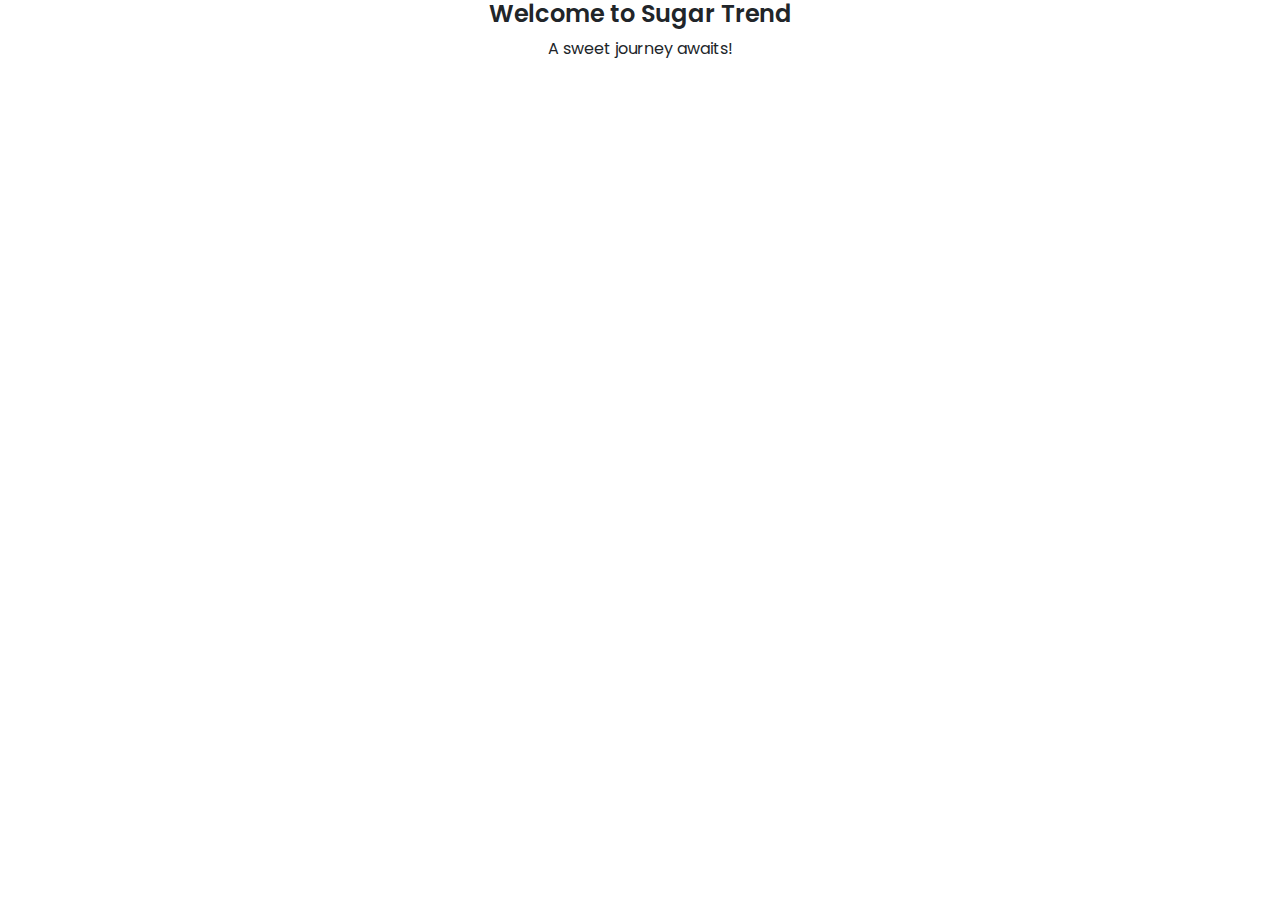
<file: Splash.html>
<!DOCTYPE html>
<html lang="en">
<head>
    <meta name="viewport" content="width=device-width, initial-scale=1.0">
    <link rel="stylesheet" href="bootstrap-5.3.3-dist/bootstrap-5.3.3-dist/css/bootstrap.min.css">
    <link rel="stylesheet" href="style.css">
    <title>Sugar Trend</title>
</head>
<body>
    <div class="splash-screen d-flex justify-content-center align-items-center">
        <div class="text-center">
            <h1>Welcome to Sugar Trend</h1>
            <p>A sweet journey awaits!</p>
        </div>
    </div>

    <script src="bootstrap-5.3.3-dist/bootstrap-5.3.3-dist/js/bootstrap.bundle.min.js"></script>
</body>
</html>
</file>
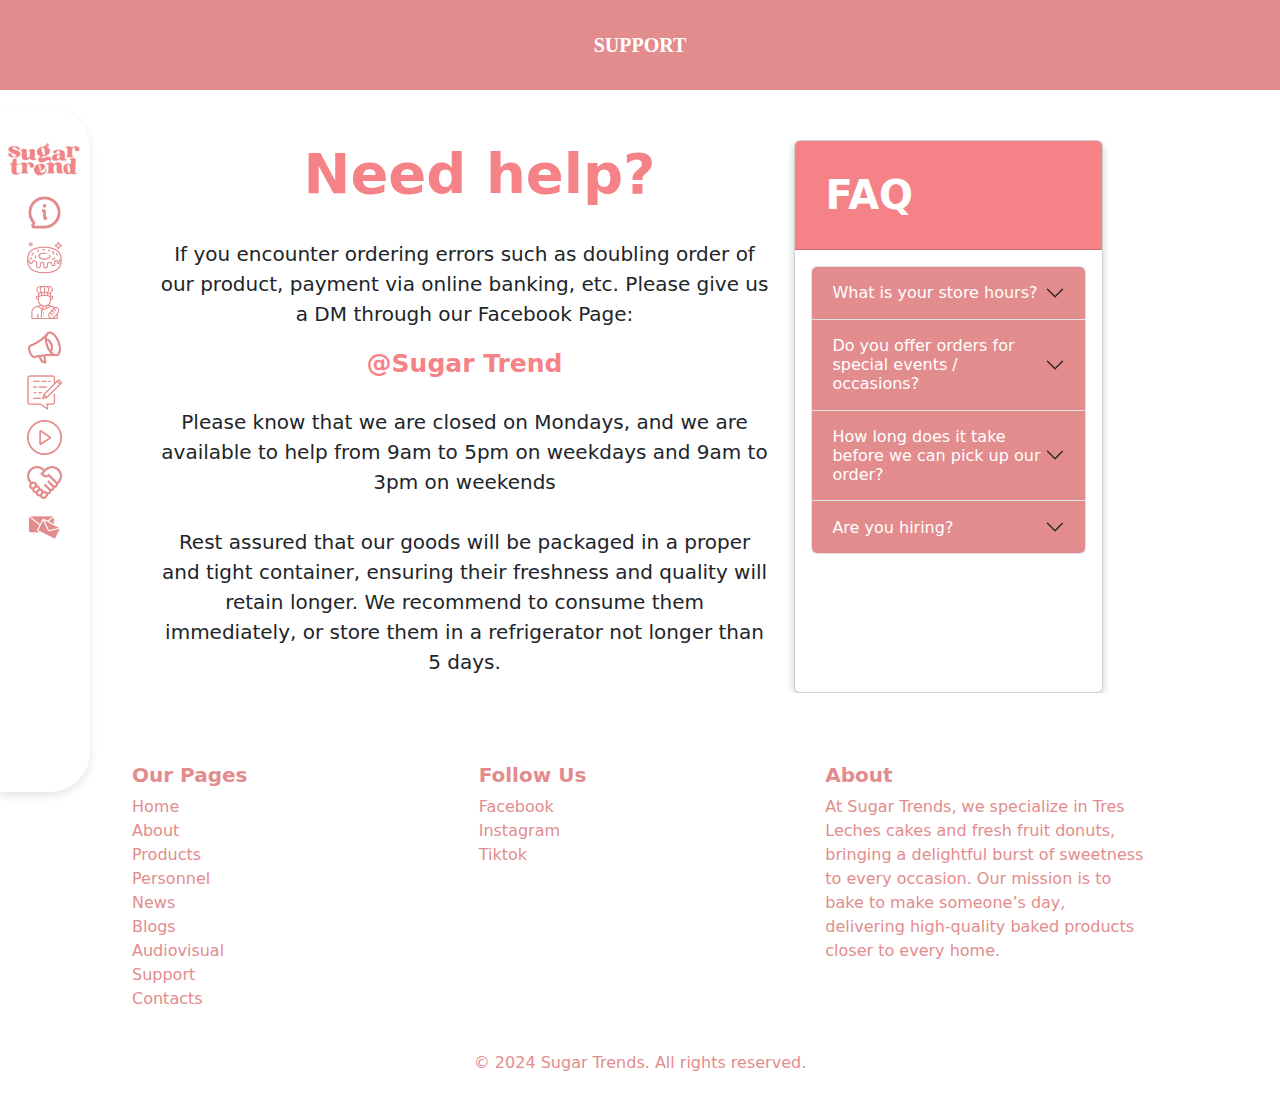
<file: SupportPage.html>
<!DOCTYPE html>
<html lang="en">
<head>
    <meta charset="UTF-8">
    <meta name="viewport" content="width=device-width, initial-scale=1.0">
    <link href="https://cdn.jsdelivr.net/npm/bootstrap@5.3.3/dist/css/bootstrap.min.css" rel="stylesheet" integrity="sha384-QWTKZyjpPEjISv5WaRU9OFeRpok6YctnYmDr5pNlyT2bRjXh0JMhjY6hW+ALEwIH" crossorigin="anonymous">
    <script type="text/javascript">window.$crisp=[];window.CRISP_WEBSITE_ID="0d52ee44-10f0-411f-b04b-bf5f036120aa";(function(){d=document;s=d.createElement("script");s.src="https://client.crisp.chat/l.js";s.async=1;d.getElementsByTagName("head")[0].appendChild(s);})();</script>

    <title>Support</title>
    <style>
        @keyframes moveUpDown {
            0%, 100% {
                transform: translateY(-50%);
            }
            50% {
                transform: translateY(-48%);
            }
        }
        .sidebar {
            height: 76vh; 
            width: 90px; 
            position: fixed; /*Alternative for "sticky"*/
            top: 50%; 
            background-color: rgba(255, 255, 255, 0.2); 
            border-right: 2px solid rgba(255, 255, 255, 0.2); 
            box-shadow: 0 4px 8px rgba(0,0,0,0.1); 
            padding: 20px; 
            z-index: 1000; 
            transform: translateY(-50%);
            animation: moveUpDown 3s infinite; 
            backdrop-filter: blur(10px); 
            border-bottom-right-radius: 40px; 
            border-top-right-radius: 40px; 
        }

        .sidebar-toggler {
            position: fixed; 
            top: 10px; 
            left: 10px; 
            background-color: #ff69b4; 
            color: white; 
            border: none;
            padding: 10px; 
            cursor: pointer; 
            border-radius: 50%; 
            z-index: 1001;
            box-shadow: 0 4px 8px rgba(0,0,0,0.1); 
        }

        .sidebar h2 {
            font-family: 'Cursive', sans-serif;
            color: #ff69b4; 
            margin-bottom: 20px; 
        }

        .sidebar .list-group-item {
            font-family: 'Cursive', sans-serif;
            font-size: 1em; 
            background-color: transparent;
            border: none;
            color: #d2691e; 
            padding: 5px;
            display: flex; 
            align-items: center; 
            justify-content: center; 
            transition: background-color 0.3s; 
        }
        
        .header {
            height: 10vh;
            background-color: #E38C8D; 
            text-align: center;
            display: flex;
            align-items: center;
            justify-content: center;
        }
  
         .header h1 {
            margin: 0;
            font-size: 20px;
            color: white; 
         }
  
         @keyframes moveUpDown {
             0%, 100% {
             transform: translateY(-50%);
            }
             50% {
             transform: translateY(-48%);
           }
        }

        .navbar {
            display: none;
            position: fixed;
            top: 0;
            left: 0;
            width: 100%;
            background-color: rgba(255, 255, 255, 0.2);
            border-bottom: 2px solid rgba(255, 255, 255, 0.2);
            box-shadow: 0 4px 8px rgba(0,0,0,0.1);
            z-index: 1000;
            padding: 10px 20px;
            backdrop-filter: blur(10px); 
        }

        .navbar .navbar-brand, .navbar-nav .nav-link {
            color: #E38C8D;
            font-family: 'Cursive', sans-serif;
            font-size: 1em;
        }
        .navbar .navbar-nav .nav-link {
            margin-right: 15px;
        }

        .logo {
            width: 100px;
            margin-top: 8px;
            margin-bottom: 8px;
        }

        .icon {
            width: 35px;
        }
        .maincontent{
            background-color: #fff;
        }
        h1{
            color: #f58287;
        }
        .main_item_img{
            width: 100%;
            object-fit:cover;
            object-position: center;
            max-height: 650px;
            border-radius: 24px;
        }
        .main_item_img_small{
            width: 100%;
            border-radius: 24px;
        }
        .profile_pic{
            height: 60px;
            width: 60px;
            object-fit: contain;
            background-color: #fff;
            border-radius: 50%;
            border: 1px solid rgb(211, 208, 208);

        }
        .btn{
            background-color: #ff69b4;
            --bs-btn-border-color: #fff;
            --bs-btn-hover-border-color: #fff;
            --bs-btn-hover-color: #fff;
            --bs-btn-hover-bg: #ec00ec ;
        }
        .list-group-item:hover{
            transform: scale(155%);
            margin-top: 15px;
            margin-bottom: 15px;
            transition: all ease-in-out 0.3s;
        }
        .custom-tooltip.tooltip > .tooltip-inner{
            background-color: rgb(242, 132, 132);
            color: white;
            padding: 10px;
            border: solid rgb(243, 190, 190) 2px;
        }
        .card-header{
            background-color:  #f58287;
            padding: 30px;
        }
        .card{
            box-shadow: 0 4px 8px 0 rgba(0, 0, 0, 0.2);
            width: 500px;
        }
        .accordion-button {
            background-color: #e38c8d;
            color: white;
        }

        .accordion-button:focus {
            box-shadow: none;
            background-color: #fff;
            color: #E38C8D;
        }
        footer{
            padding: 20px 120px;
        }
        @media (max-width: 686px) {
            .maincontent{
                padding-top: 50px;
            }
            .sidebar {
                display: none;
            }
            .header{
                display: none;
            }
            .navbar {
                display: block;
            }
            .banner{
                padding-top: 9vh;
            }
            .card{
                width: 430px;
            }
            footer{
                padding: 20px 40px;
                margin-top: 60px;
            }
        }
    </style>
</head>
<body style="margin:0">
    <nav class="sidebar show col-md-2">
        <div class="list-group list-group-flush">
            <a href="index.html" class="list-group-item list-group-item-action" data-bs-toggle="tooltip" data-bs-title="HOME" data-bs-placement="right">
                <img src="Assets/Logo.png" alt="" class="logo">
            </a>
            <a href="AboutPage.html" class="list-group-item list-group-item-action" data-bs-toggle="tooltip" data-bs-title="ABOUT US" data-bs-placement="right">
                <img src="Assets/About.png" alt="" class="icon">
            </a>
            <a href="ProductAndServicesPage.html" class="list-group-item list-group-item-action" data-bs-toggle="tooltip" data-bs-title="PRODUCTS" data-bs-placement="right">
                <img src="Assets/Products.png" alt="" class="icon">
            </a>
            <a href="PersonnelPage.html" class="list-group-item list-group-item-action" data-bs-toggle="tooltip" data-bs-title="PERSONNEL" data-bs-placement="right">
                <img src="Assets/Personnel.png" alt="" class="icon">
            </a>
            <a href="EventsPage.html" class="list-group-item list-group-item-action" data-bs-toggle="tooltip" data-bs-title="NEWS" data-bs-placement="right">
                <img src="Assets/News.png" alt="" class="icon">
            </a>
            <a href="BlogPage.html" class="list-group-item list-group-item-action" data-bs-toggle="tooltip" data-bs-title="BLOG" data-bs-placement="right">
                <img src="Assets/Blogs.png" alt="" class="icon">
            </a>
            <a href="CommercialPage.html" class="list-group-item list-group-item-action" data-bs-toggle="tooltip" data-bs-title="VIDEOS" data-bs-placement="right">
                <img src="Assets/AV.png" alt="" class="icon">
            </a>
            <a href="SupportPage.html" class="list-group-item list-group-item-action" data-bs-toggle="tooltip" data-bs-title="SUPPORT" data-bs-placement="right">
                <img src="Assets/Support.png" alt="" class="icon">
            </a>
            <a href="ContactPage.html" class="list-group-item list-group-item-action" data-bs-toggle="tooltip" data-bs-title="CONTACT US" data-bs-placement="right">
                <img src="Assets/Contacts.png" alt="" class="icon">
            </a>
        </div>
    </nav>
    
    <nav class="navbar navbar-expand-lg navbar-light bg-light">
    <div class="container-fluid">
        <a class="navbar-brand" href="index.html">
            <img src="Assets/Logo.png" alt="Logo" class="logo">
        </a>
        <button class="navbar-toggler" type="button" data-bs-toggle="collapse" data-bs-target="#navbarNav" aria-controls="navbarNav" aria-expanded="false" aria-label="Toggle navigation">
            <span class="navbar-toggler-icon"></span>
        </button>
        <div class="collapse navbar-collapse" id="navbarNav">
            <ul class="navbar-nav ms-auto">
                <li class="nav-item">
                    <a class="nav-link" href="AboutPage.html">About</a>
                </li>
                <li class="nav-item">
                    <a class="nav-link" href="ProductAndServicesPage.html">Products</a>
                </li>
                <li class="nav-item">
                    <a class="nav-link" href="PersonnelPage.html">Personnel</a>
                </li>
                <li class="nav-item">
                    <a class="nav-link" href="EventsPage.html">News</a>
                </li>
                <li class="nav-item">
                    <a class="nav-link" href="BlogPage.html">Blogs</a>
                </li>
                <li class="nav-item">
                    <a class="nav-link" href="CommercialPage.html">Audiovisual</a>
                </li>
                <li class="nav-item">
                    <a class="nav-link" href="SupportPage.html">Support</a>
                </li>
                <li class="nav-item">
                    <a class="nav-link" href="ContactPage.html">Contacts</a>
                </li>
            </ul>
        </div>
    </div>
    </nav>

    <div class="header sticky-top">
        <h1 class="text-center my-4" style="font-family: Tahoma;"><strong>SUPPORT</strong></h1>
    </div>
    
    <div class="row maincontent container-fluid">
        <div class="col-md-10 offset-md-1">
            <div class="row container-fluid" style="margin-top: 50px; margin-bottom: 50px; display: flex; flex-wrap: wrap;justify-content: center;overflow: hidden;">
               <div class="col-lg-8 col-md" style="text-align: center;">
                   <h1 style="font-size: 56px; text-align: center; margin-left: 60px;"><strong>Need help?</strong></h1>
                   <br>
                   <p style="font-size: 20px; margin-left: 30px;">If you encounter ordering errors such as doubling order of our product, payment via online banking, etc. Please give us a DM through our Facebook Page:</p>
                   <a href="https://www.facebook.com/sugartrendcakes" style="text-decoration: none; color: #f58287; font-size: 25px; margin-left: 30px;"><strong>@Sugar Trend</strong></a><br><br>
                   <p style="font-size: 20px; margin-left: 30px;">Please know that we are closed on Mondays, and we are available to help from 9am to 5pm on weekdays and 9am to 3pm on weekends <br><br>
                   
                   Rest assured that our goods will be packaged in a proper and tight container, ensuring their freshness and quality will retain longer. We recommend to consume them immediately, or store them in a refrigerator not longer than 5 days.
                   </p>
                   
               </div>
               <div class="col-lg-4 col-md" style="display: flex; flex-wrap: wrap;justify-content: center;">
                   <!--ITEMS-->
                <div class="card">
                <h1 class="card-header" style="color:#fff">
                    <strong>FAQ</strong>
                </h6>
                    <div class="card-body">
                        <div class="row">
                            <div class="accordion" id="accordionExample">
                                <div class="accordion-item">
                                    <h2 class="accordion-header" id="headingOne">
                                        <button class="accordion-button collapsed" type="button" data-bs-toggle="collapse" data-bs-target="#collapseTwo" aria-expanded="true" aria-controls="collapseTwo">
                                            What is your store hours?
                                        </button>
                                    </h2>
                                    <div id="collapseTwo" class="accordion-collapse collapse" aria-labelledby="headingTwo" data-bs-parent="#accordionExample">
                                        <div class="accordion-body">
                                            Online: <br>
                                            Tuesday to Sunday <br>
                                            9 AM to 5 PM <br><br>
                                            Physical store: <br>
                                            Tuesday, Wednesday, and Sunday: 3 PM to 10 PM <br>
                                            Friday and Saturday: 4 PM to 11 PM
                                        </div>
                                    </div>
                                </div>
                                <div class="accordion-item">
                                    <h2 class="accordion-header" id="headingFour">
                                        <button class="accordion-button collapsed" type="button" data-bs-toggle="collapse" data-bs-target="#collapseFour" aria-expanded="false" aria-controls="collapseFour">
                                            Do you offer orders for special events / occasions?
                                        </button>
                                    </h2>
                                    <div id="collapseFour" class="accordion-collapse collapse" aria-labelledby="headingFour" data-bs-parent="#accordionExample">
                                        <div class="accordion-body">
                                            Yes, just make sure to pre-order beforehand as it is made to order, special like that.
                                            <br>
                                        </div>
                                    </div>
                                </div>
                                <div class="accordion-item">
                                    <h2 class="accordion-header" id="headingFive">
                                        <button class="accordion-button collapsed" type="button" data-bs-toggle="collapse" data-bs-target="#collapseFive" aria-expanded="false" aria-controls="collapseFive">
                                            How long does it take before we can pick up our order?
                                        </button>
                                    </h2>
                                    <div id="collapseFive" class="accordion-collapse collapse" aria-labelledby="headingFive" data-bs-parent="#accordionExample">
                                        <div class="accordion-body">
                                            You can immediately get our goods like brownies, tres leches, donuts and pre-made cakes. However, pre-ordered cakes can take 1-3 business days depending on the queue.
                                            <br>
                                        </div>
                                    </div>
                                </div>
                                <div class="accordion-item">
                                    <h2 class="accordion-header" id="headingThree">
                                        <button class="accordion-button collapsed" type="button" data-bs-toggle="collapse" data-bs-target="#collapseThree" aria-expanded="false" aria-controls="collapseTwo">
                                            Are you hiring?
                                        </button>
                                    </h2>
                                    <div id="collapseThree" class="accordion-collapse collapse" aria-labelledby="headingThree" data-bs-parent="#accordionExample">
                                        <div class="accordion-body">
                                            We are hiring for an assitant baker. Please rely with the link below: <br>
                                            <a href="https://www.facebook.com/sugartrendcakes/posts/pfbid02aZp33aD27DGrM5rSKAQ8oKegCDPKiLg7tNjSWe63YPeNMsM3tx11Rv586DaZoovQl" style="text-decoration: none; color: #f58287; text-align: center;"><strong>We're hiring!</strong></a>
                                        </div>
                                    </div>
                                </div>
                                <!-- Add more accordion items as needed -->
                            </div>
                        </div>
                    </div>               
                </div>
               </div>
            </div>
    </div>
    </div>
    <footer class="footer" style="background-color: #fff;color: #E38C8D;">
        <div class="container">
            <div class="row">
                <div class="col-md-4">
                    <h5><strong>Our Pages</strong></h5>
                    <ul class="list-unstyled">
                        <li><a href="HomePage.html" style="text-decoration: none;color: #E38C8D;">Home</a></li>
                        <li><a href="AboutPage.html" style="text-decoration: none;color: #E38C8D;">About</a></li>
                        <li><a href="ProductAndServicesPage.html" style="text-decoration: none;color: #E38C8D;">Products</a></li>
                        <li><a href="PersonnelPage.html" style="text-decoration: none;color: #E38C8D;">Personnel</a></li>
                        <li><a href="EventsPage.html" style="text-decoration: none;color: #E38C8D;">News</a></li>
                        <li><a href="BlogPage.html" style="text-decoration: none;color: #E38C8D;">Blogs</a></li>
                        <li><a href="CommercialPage.html" style="text-decoration: none;color: #E38C8D;">Audiovisual</a></li>
                        <li><a href="SupportPage.html" style="text-decoration: none;color: #E38C8D;">Support</a></li>
                        <li><a href="ContactPage.html" style="text-decoration: none;color: #E38C8D;">Contacts</a></li>
                    </ul>
                  </div>
                <div class="col-md-4">
                    <h5><strong>Follow Us</strong></h5>
                    <ul class="list-unstyled">
                      <li><a href="https://www.facebook.com/sugartrendcakes/" style="text-decoration: none;color: #E38C8D;">Facebook</a></li>
                      <li><a href="https://www.instagram.com/sugartrendcakes/" style="text-decoration: none;color: #E38C8D;">Instagram</a></li>
                      <li><a href="https://www.tiktok.com/@sugar.trend" style="text-decoration: none;color: #E38C8D;">Tiktok</a></li>
                  </ul>
                </div>
                <div class="col-md-4">
                    <h5><strong>About</strong></h5>
                    <p>At Sugar Trends, we specialize in Tres Leches cakes and fresh fruit donuts, bringing a delightful burst of sweetness to every occasion. Our mission is to bake to make someone’s day, delivering high-quality baked products closer to every home.</p>
                </div>
            </div>
            <div class="row mt-4">
                <div class="col-12 text-center">
                    <p>&copy; 2024 Sugar Trends. All rights reserved.</p>
                </div>
            </div>
        </div>
      </footer>
    <script src="https://cdn.jsdelivr.net/npm/bootstrap@5.3.3/dist/js/bootstrap.bundle.min.js" integrity="sha384-YvpcrYf0tY3lHB60NNkmXc5s9fDVZLESaAA55NDzOxhy9GkcIdslK1eN7N6jIeHz" crossorigin="anonymous"></script>
    <script>
        const tooltipTriggerList = document.querySelectorAll('[data-bs-toggle="tooltip"]');
        const tooltipList = [...tooltipTriggerList].map(tooltipTriggerEl => new bootstrap.Tooltip(tooltipTriggerEl,{
        'customClass': 'custom-tooltip'
      }));
    </script>
</body>
</html>
</file>
<file: style.css>
@import url('https://fonts.googleapis.com/css2?family=Poppins:wght@400;600&display=swap');

::after,
::before {
    box-sizing: border-box;
    margin: 0;
    padding: 0;
}

a {
    text-decoration: none;
}

li {
    list-style: none;
}

h1 {
    font-weight: 600;
    font-size: 1.5rem;
}

body {
    font-family: 'Poppins', sans-serif;
}

.wrapper {
    display: flex;
}

.main {
    min-height: 100vh;
    width: 100%;
    overflow: hidden;
    transition: all 0.35s ease-in-out;
    background-color: #fafbfe;
}

#sidebar {
    width: 70px;
    min-width: 70px;
    z-index: 1000;
    transition: all .25s ease-in-out;
    background-color: #0e2238;
    display: flex;
    flex-direction: column;
}

#sidebar.expand {
    width: 260px;
    min-width: 260px;
}

.toggle-btn {
    background-color: transparent;
    cursor: pointer;
    border: 0;
    padding: 1rem 1.5rem;
}

.toggle-btn i {
    font-size: 1.5rem;
    color: #FFF;
}

.sidebar-logo {
    margin: auto 0;
}

.sidebar-logo a {
    color: #FFF;
    font-size: 1.15rem;
    font-weight: 600;
}

#sidebar:not(.expand) .sidebar-logo,
#sidebar:not(.expand) a.sidebar-link span {
    display: none;
}

.sidebar-nav {
    padding: 2rem 0;
    flex: 1 1 auto;
}

a.sidebar-link {
    padding: .625rem 1.625rem;
    color: #FFF;
    display: block;
    font-size: 0.9rem;
    white-space: nowrap;
    border-left: 3px solid transparent;
}

.sidebar-link i {
    font-size: 1.1rem;
    margin-right: .75rem;
}

a.sidebar-link:hover {
    background-color: rgba(255, 255, 255, .075);
    border-left: 3px solid #3b7ddd;
}

.sidebar-item {
    position: relative;
}

#sidebar:not(.expand) .sidebar-item .sidebar-dropdown {
    position: absolute;
    top: 0;
    left: 70px;
    background-color: #0e2238;
    padding: 0;
    min-width: 15rem;
    display: none;
}

#sidebar:not(.expand) .sidebar-item:hover .has-dropdown+.sidebar-dropdown {
    display: block;
    max-height: 15em;
    width: 100%;
    opacity: 1;
}

#sidebar.expand .sidebar-link[data-bs-toggle="collapse"]::after {
    border: solid;
    border-width: 0 .075rem .075rem 0;
    content: "";
    display: inline-block;
    padding: 2px;
    position: absolute;
    right: 1.5rem;
    top: 1.4rem;
    transform: rotate(-135deg);
    transition: all .2s ease-out;
}

#sidebar.expand .sidebar-link[data-bs-toggle="collapse"].collapsed::after {
    transform: rotate(45deg);
    transition: all .2s ease-out;
}


.header {
    height: 10vh;
    background-color: #E38C8D; 
    color: white; 
    text-align: center;
    display: flex;
    align-items: center;
    justify-content: center;
  }
  
  .header h1 {
    margin: 0;
    font-size: 2rem;
  }
  
  @keyframes moveUpDown {
    0%, 100% {
      transform: translateY(-50%);
    }
    50% {
      transform: translateY(-48%);
    }
  }
  
  .sidebar {
    height: 76vh;
    width: 90px;
    position: fixed; /*Alternative for "sticky"*/
    top: 50%;
    left: 0px;
    background-color: rgba(255, 255, 255, 0.2);
    border-right: 2px solid rgba(255, 255, 255, 0.2);
    box-shadow: 0 4px 8px rgba(0,0,0,0.1);
    padding: 20px;
    z-index: 1000;
    transform: translateY(-50%);
    animation: moveUpDown 3s infinite;
    backdrop-filter: blur(10px);
    border-bottom-right-radius: 40px;
    border-top-right-radius: 40px;
  }
  
  .sidebar-toggler {
    position: fixed;
    top: 10px;
    left: 10px;
    background-color: #ff69b4;
    color: white;
    border: none;
    padding: 10px;
    cursor: pointer;
    border-radius: 50%;
    z-index: 1001;
    box-shadow: 0 4px 8px rgba(0,0,0,0.1);
  }
  
  .sidebar h2 {
    font-family: 'Cursive', sans-serif;
    color: #ff69b4;
    margin-bottom: 20px;
  }
  
  .sidebar .list-group-item {
    font-family: 'Cursive', sans-serif;
    font-size: 1em;
    background-color: transparent;
    border: none;
    color: #d2691e;
    padding: 5px;
    display: flex;
    align-items: center;
    justify-content: center;
    transition: background-color 0.3s;
  }
  
  .navbar {
    display: none;
    position: fixed;
    top: 0;
    left: 0;
    width: 100%;
    background-color: rgba(255, 255, 255, 0.2);
    border-bottom: 2px solid rgba(255, 255, 255, 0.2);
    box-shadow: 0 4px 8px rgba(0,0,0,0.1);
    z-index: 1000;
    padding: 10px 20px;
    backdrop-filter: blur(10px);
  }
  
  .navbar .navbar-brand, .navbar-nav .nav-link {
    color: #E38C8D;
    font-family: 'Cursive', sans-serif;
    font-size: 1em;
  }
  
  .navbar .navbar-nav .nav-link {
    margin-right: 15px;
  }
  
  .logo {
    width: 100px;
    margin-top: 8px;
    margin-bottom: 8px;
  }

  .custom-tooltip.tooltip > .tooltip-inner{
    background-color: rgb(242, 132, 132);
    color: white;
    padding: 10px;
    border: solid rgb(181, 75, 75) 3px;
}

.list-group-item:hover{
    transform: scale(155%);
    margin-top: 15px;
    margin-bottom: 15px;
    transition: all ease-in-out 0.3s;
}

  
  .icon {
    width: 35px;
  }
  
  .maincontent{
    margin: 40px 120px;
  }

  .text-justify {
    text-align: justify;
  }  
  
  .section1{
    padding: 5px;
    height: auto;
    background-image: url(Assets/Banner\ Background.png);
  }
  
  .image{
    margin-top: -55px;
  }

  .image2{
    margin-top: -35px;
  }
  
  .content > h2 {
    font-size: 48px;
    padding: 40px;
    color: #FFF;
  }

  .content > p {
    padding-top: 60px;
    padding-left: 40px;
  }
  
  .content2 {
    padding: 60px 40px;
  }

  .btn-explore {
    margin-left: 40px;
    animation: scaleButton 1s infinite alternate;
    background-color: #E38C8D;
    }

.btn-order {
    background-color: #E38C8D;
    color: #FFF;
}

.btn-order2{
    background-color: #E38C8D;
    margin-top: 20px;
}

.section4{
    margin-top: 60px;
}

.section5{
    margin-top: 60px;
    background-image: url(Assets/Banner\ Background.png);
}

.review {
    box-shadow: 0 12px 12px rgba(0,0,0,0.1);
}
.review .person {
    display: flex;
    align-items: center;
    border-bottom: 1px solid rgba(0,0,0,0.07);
    padding-bottom: 18px;
}

.review .person img {
    width: 75px;
    height: 75px;
    border-radius: 100px;
}

.review .stars {
    color: orange;
}

.timeline {
    position: relative;
    max-width: 1000px;
    margin: 0 auto;
}

.timeline::after {
    content: '';
    position: absolute;
    width: 6px;
    background-color: #d4d4d4;
    top: 0;
    bottom: 0;
    left: 75%;
    margin-left: -3px;
}

.timeline-item {
    padding: 10px 40px;
    position: relative;
    background-color: inherit;
    width: 50%;
}

.timeline-item::after {
    content: '';
    position: absolute;
    width: 25px;
    height: 25px;
    right: -220px;
    background-color: white;
    border: 4px solid #d4d4d4;
    top: 15px;
    border-radius: 50%;
    z-index: 1;
}

.left {
    left: 0;
}

.right {
    left: 50%;
}

.right::after {
    left: -16px;
}

.timeline-item-content {
    padding: 20px 30px;
    background-color: white;
    position: relative;
    border-radius: 6px;
}

.timeline-item-content h3 {
    margin-top: 0;
    color: #343a40;
}

.timeline-item-content p {
    margin: 0;
}

.team-member img {
    border-radius: 20%;
    margin-bottom: 15px;
}

.team-member h5 {
    margin: 10px 0 5px 0;
}

.team-member p {
    font-size: 0.9rem;
    color: #666;
}

.journey {
  padding: 40px 100px;
}

.accordion-button {
            background-color: #e38c8d;
            color: white;
        }

        .accordion-button:focus {
            box-shadow: none;
        }

footer{
    padding: 20px 120px;
}

  @media (max-width: 686px) {
    
    .sidebar {
      display: none;
    }
    .navbar {
      display: block;
    }
    .header {
      display: none;
    }
    .maincontent {
      margin: 0;
      padding-top: 100px;
      grid-column: 1 / 13;
    }
    footer{
        padding: 20px 40px;
        margin-top: 60px;
    }
    .img_big_1{
      margin-top: 10px;
      margin-left: 100px;
      width: 70%;
    }
}

@media (max-width: 900px) {
    .journey{
        display: none;
    }
    .img_big_1{
      width: 65%;
    }
}
</file>
